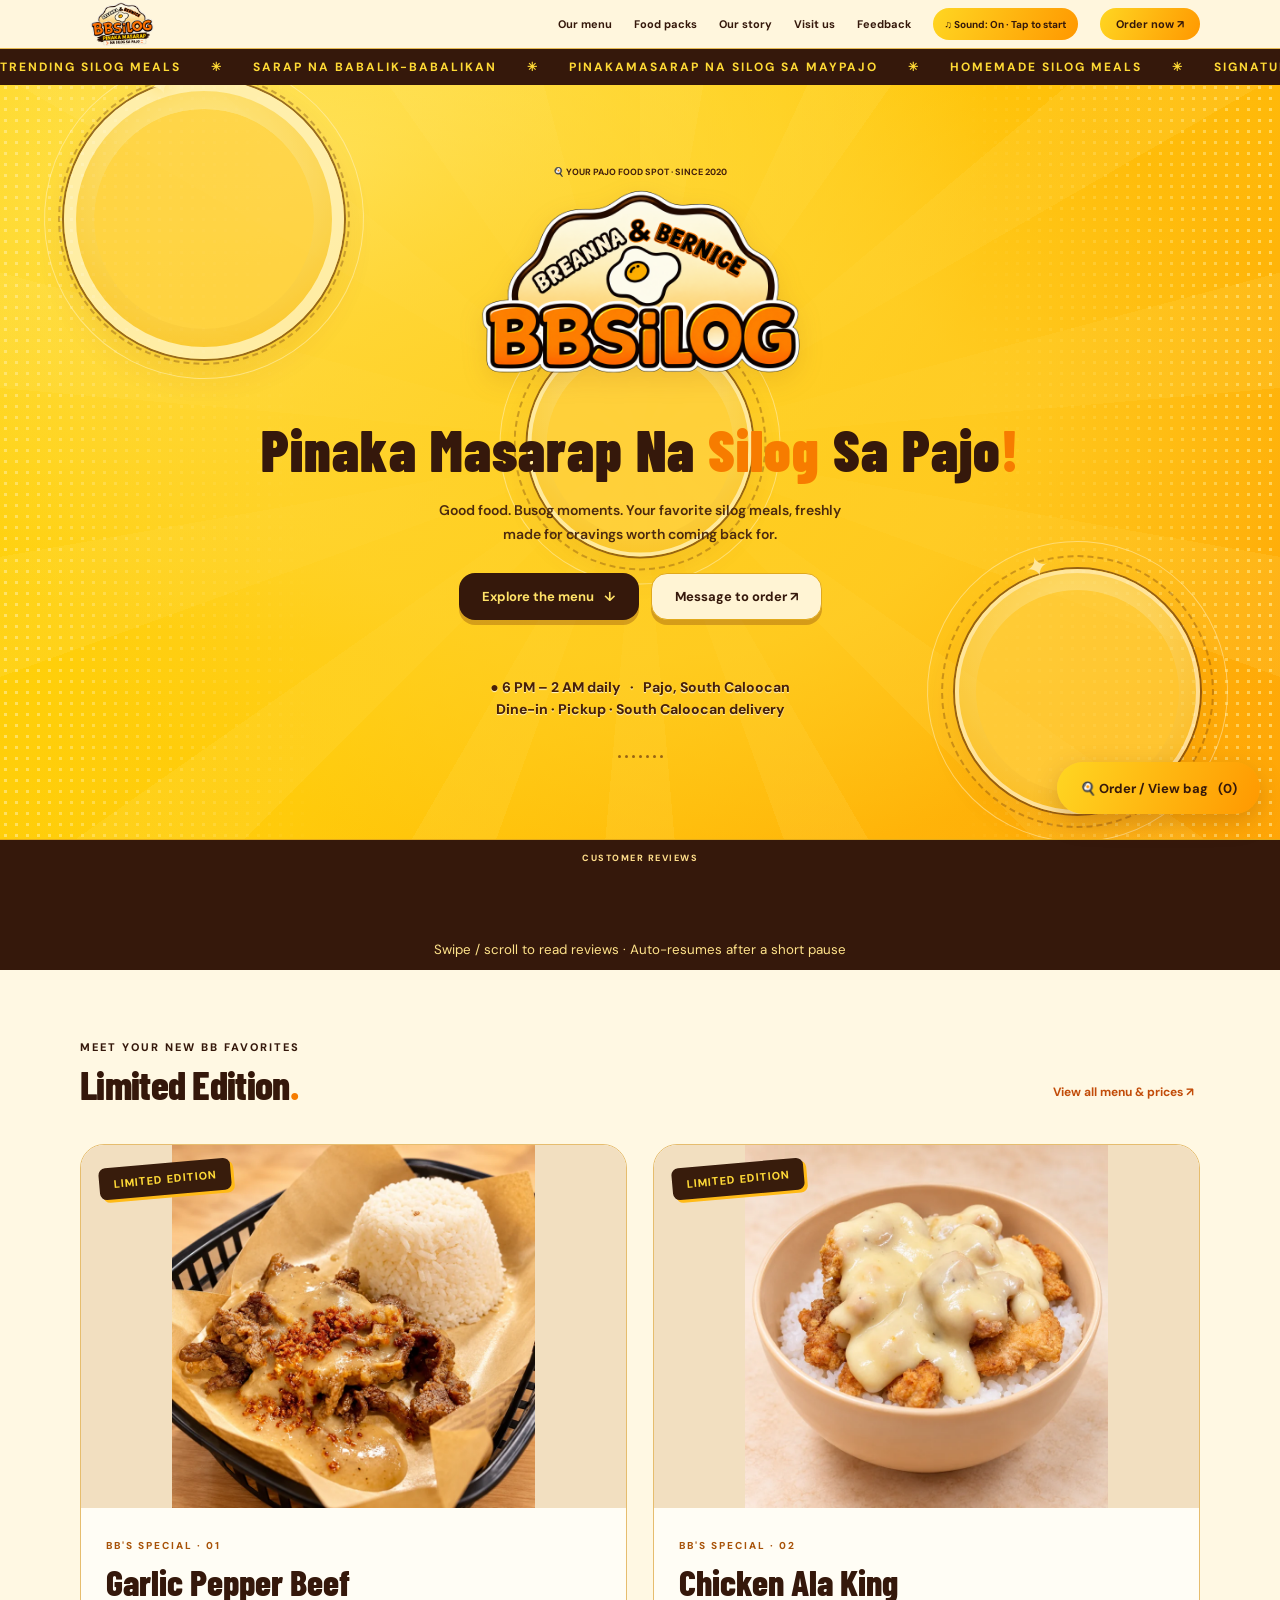
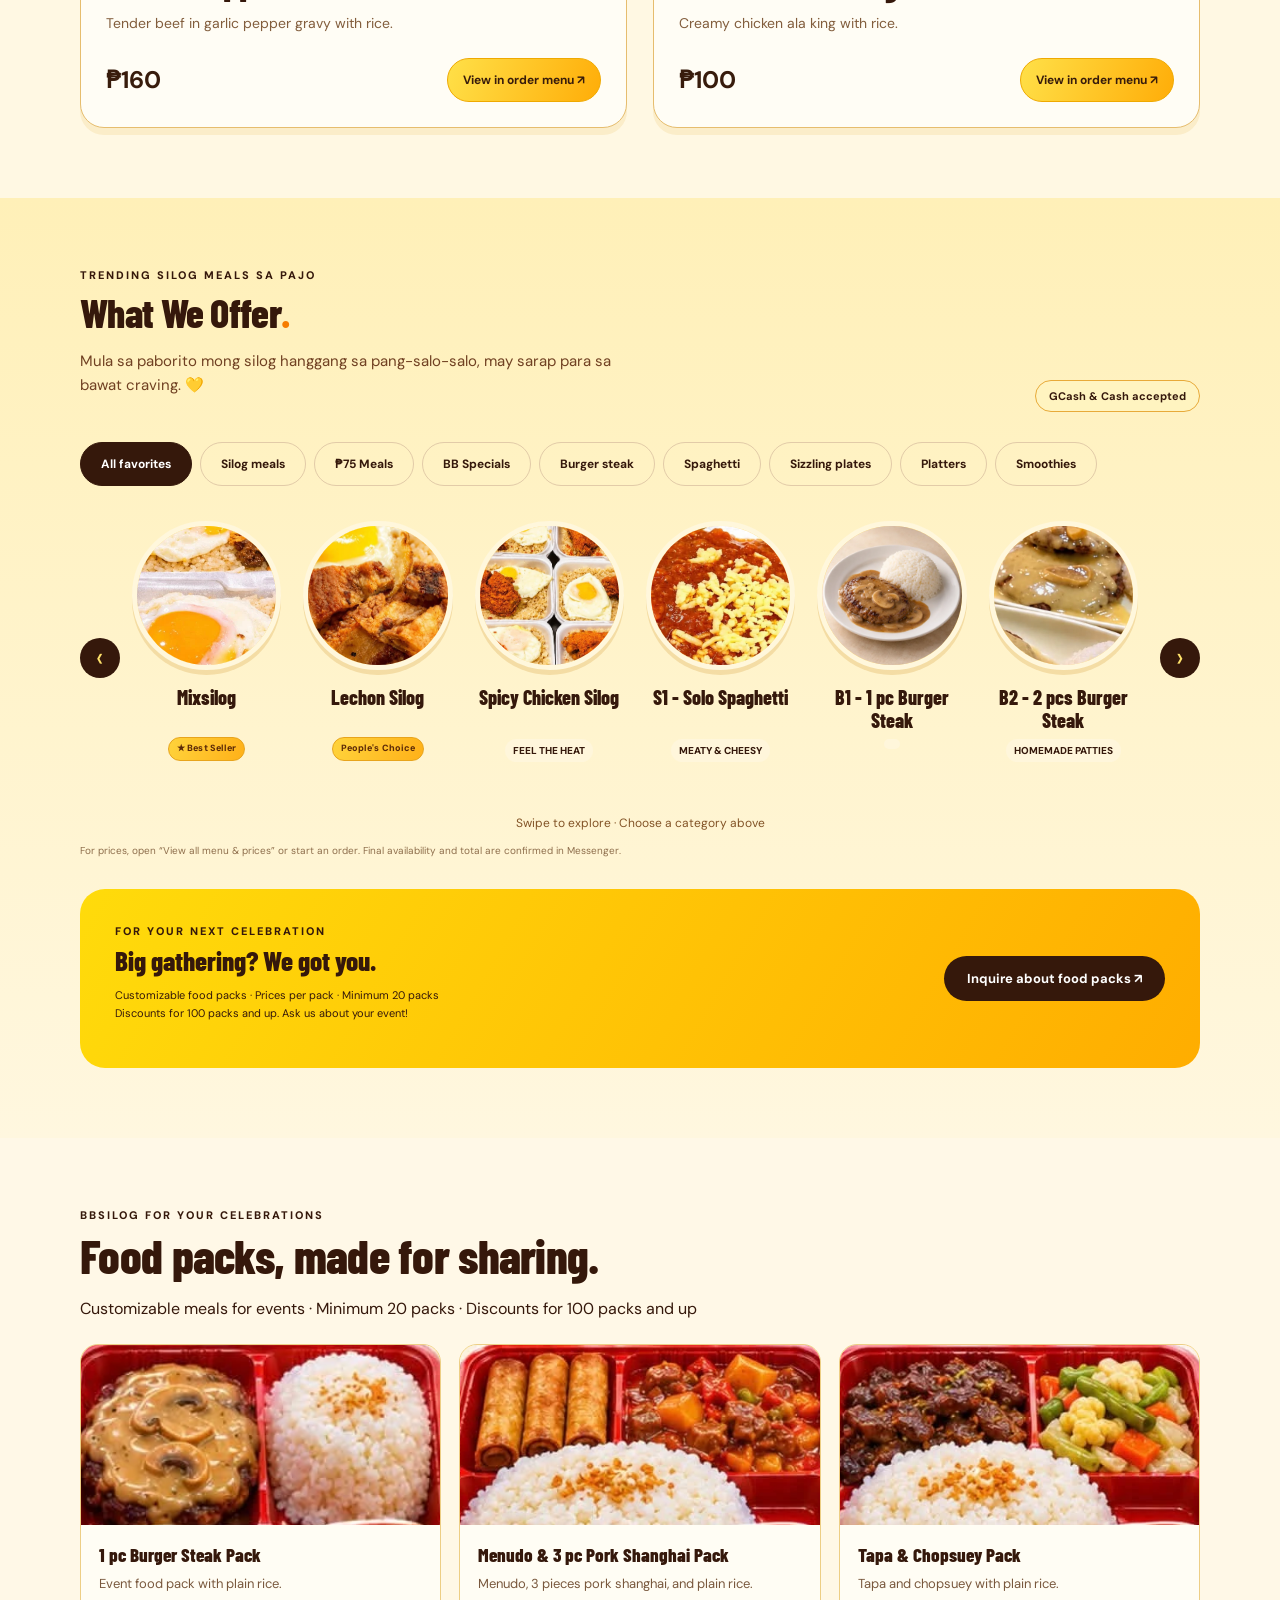
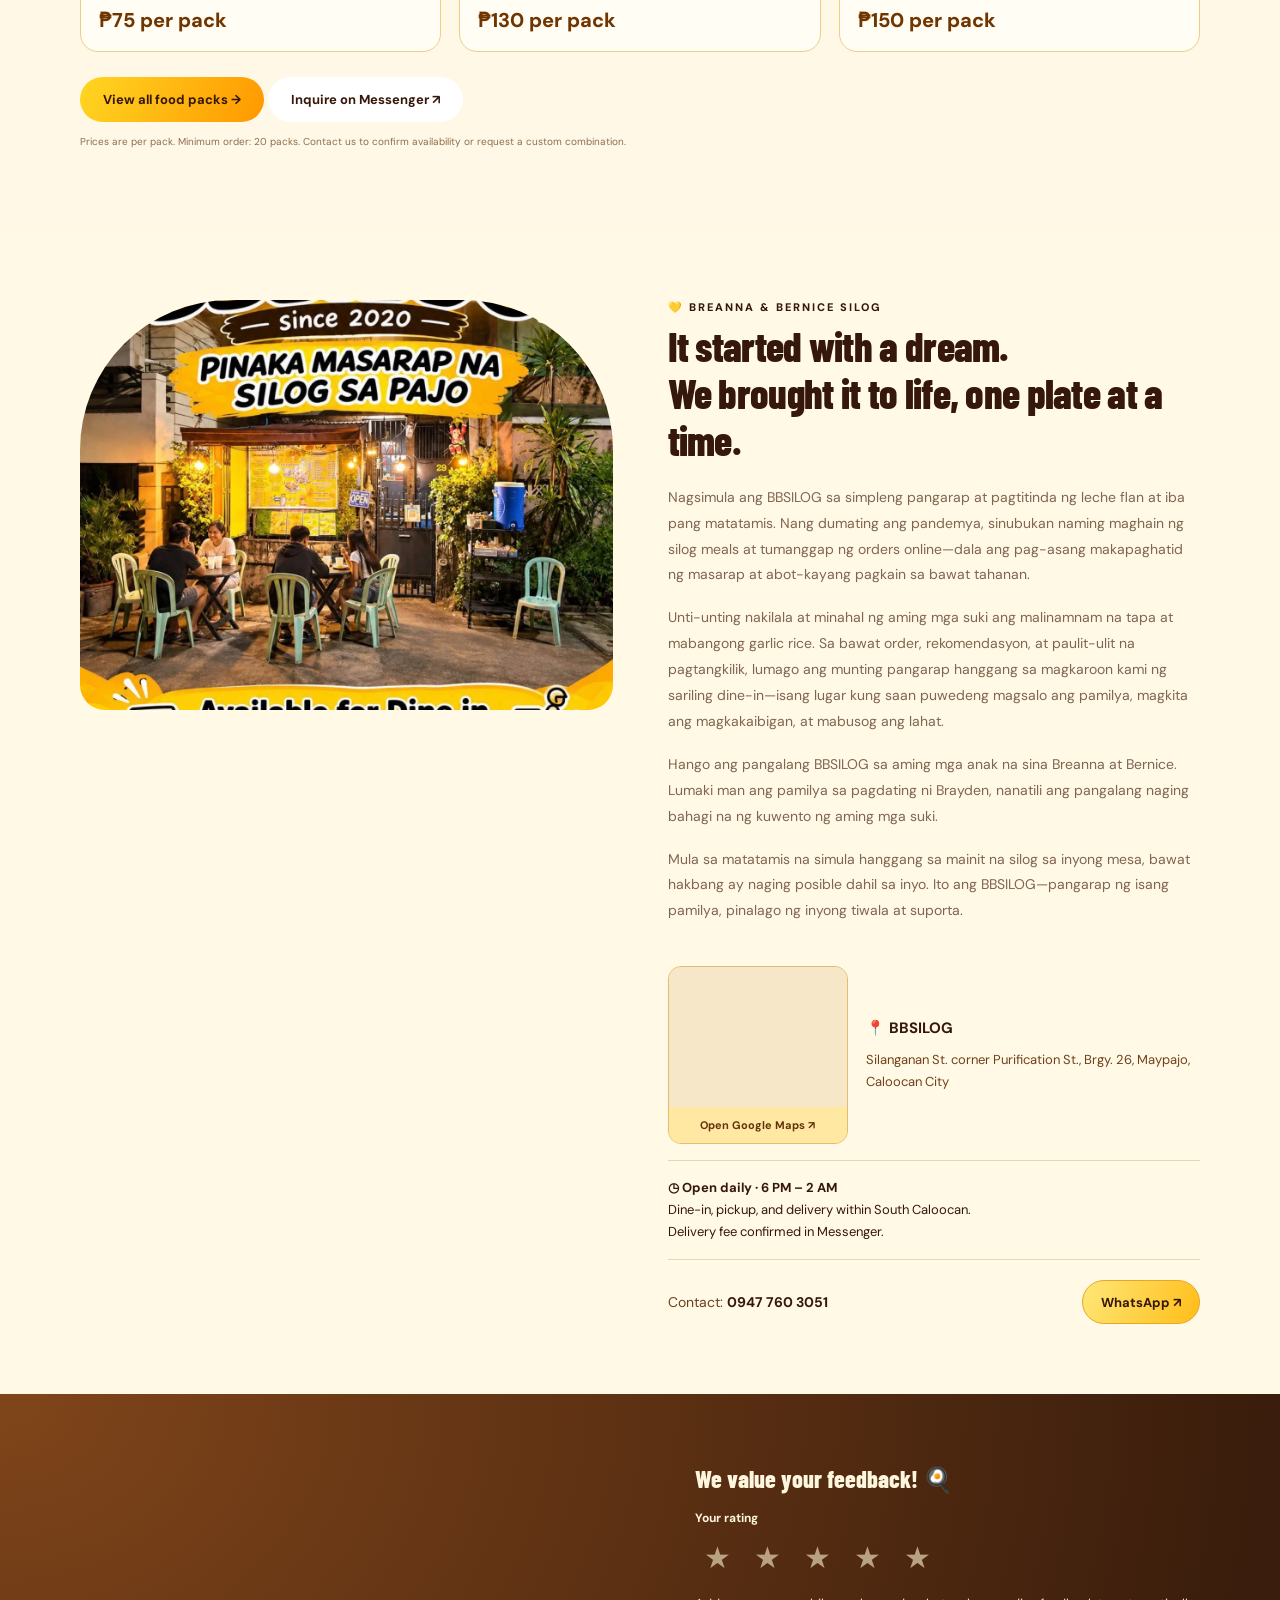
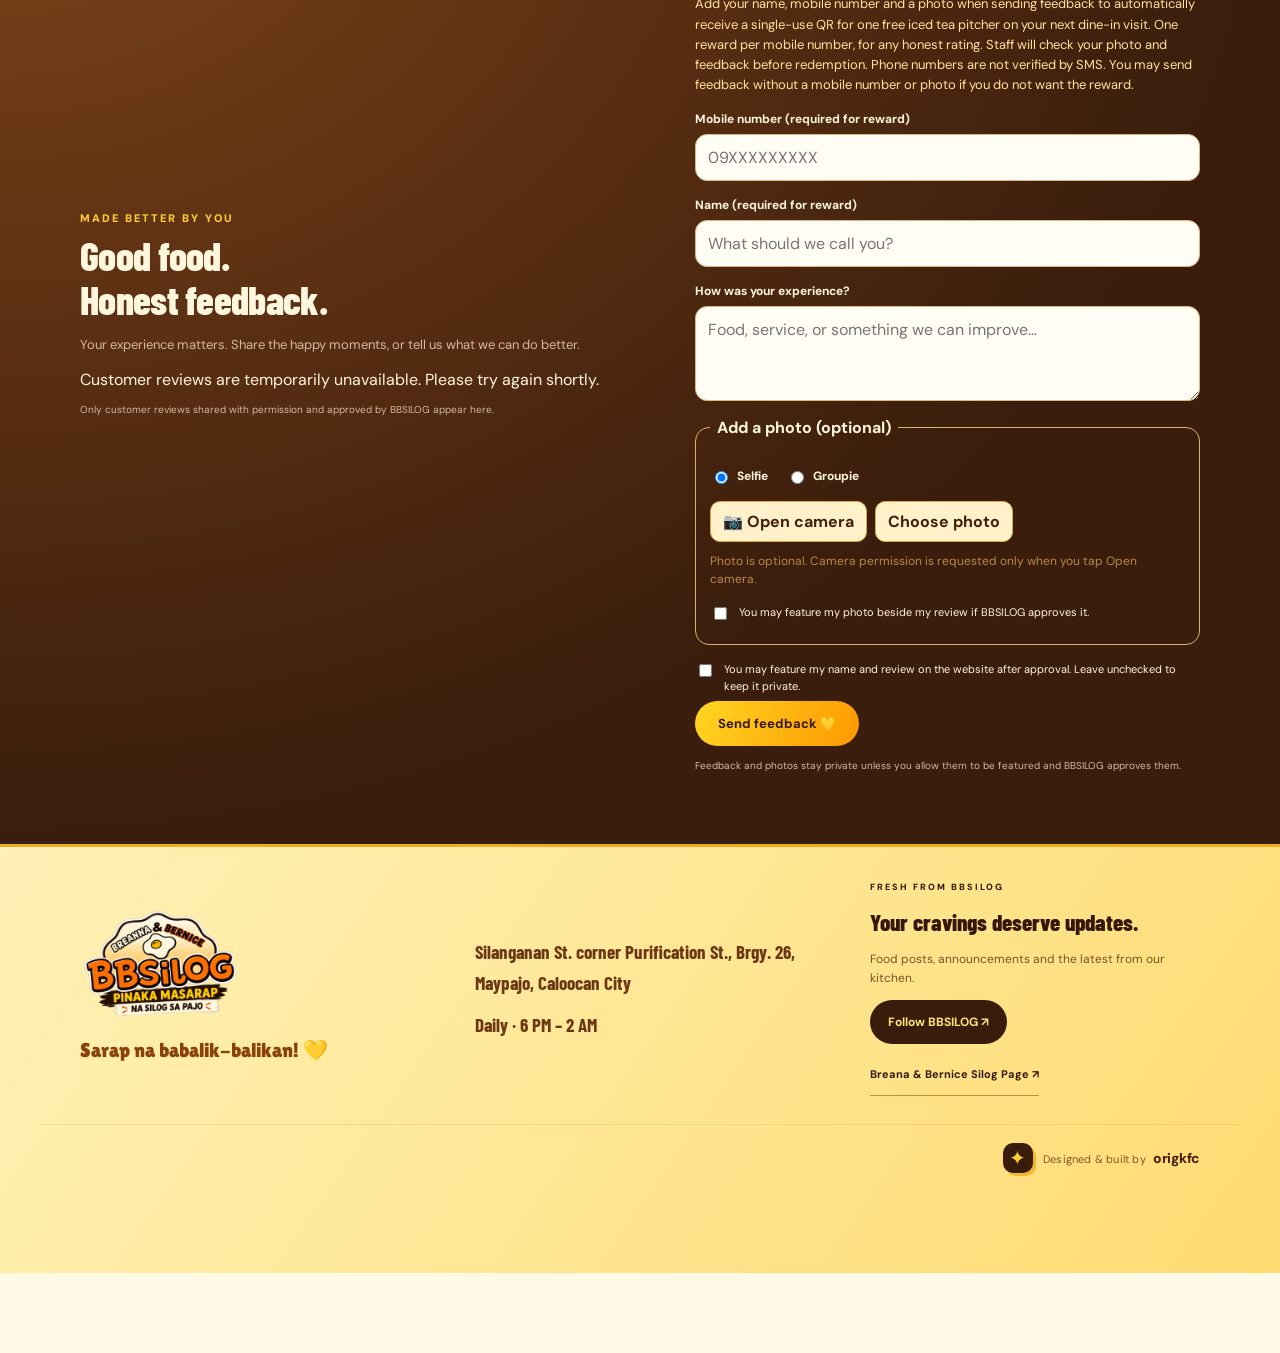
<file: index.html>
<!DOCTYPE html>
<html lang="fil"><head><meta charset="UTF-8"><meta name="viewport" content="width=device-width,initial-scale=1"><title>BBSILOG • Sarap na babalik-balikan</title><style>
@import url('https://fonts.googleapis.com/css2?family=DM+Sans:wght@400;500;600;700&family=Outfit:wght@400;500;600;700;800;900&display=swap');
:root{--ink:#351a0d;--orange:#f9780b;--yellow:#ffce26;--cream:#fffbef}*{box-sizing:border-box}html{scroll-behavior:smooth;scroll-padding-top:95px}body{margin:0;color:var(--ink);background:var(--cream);font-family:'DM Sans',sans-serif}h1,h2,h3,.brand{font-family:Outfit,sans-serif}button,a,input,select,textarea{font:inherit}button,a{ -webkit-tap-highlight-color:transparent}a{color:inherit;text-decoration:none}button{cursor:pointer}button:focus-visible,a:focus-visible,input:focus-visible,select:focus-visible,textarea:focus-visible{outline:3px solid #924300;outline-offset:4px}.notice{background:var(--ink);color:#ffe9a2;text-align:center;font-size:11px;padding:8px;letter-spacing:1.3px}.wrap{max-width:1200px;margin:auto;padding:0 40px}header{position:sticky;top:0;background:#fffbefee;backdrop-filter:blur(20px);z-index:10;border-bottom:1px solid #e9dabc}.nav{height:82px;display:flex;align-items:center;gap:28px}.brand{display:flex;align-items:center;font-size:23px;font-weight:900;letter-spacing:-1px;margin-right:auto}.brand img{width:65px;height:65px;object-fit:contain;margin-right:8px}.nav>a{font-size:13px;font-weight:700}.btn{border:0;border-radius:30px;background:var(--ink);color:white;padding:14px 23px;font-weight:700;font-size:13px;display:inline-flex;align-items:center;justify-content:center;gap:10px;transition:transform .2s,box-shadow .2s}.btn:hover{transform:translateY(-3px);box-shadow:0 8px 20px #6c310226}.btn.light{background:white;color:var(--ink)}.btn.orange{background:linear-gradient(120deg,#ffb300,#ff7617);color:#351a0d}.sound{border:1px solid #dec9a6;background:transparent;border-radius:50%;width:39px;height:39px;flex-shrink:0}.hero{position:relative;overflow:hidden;background:radial-gradient(ellipse at 70% 10%,#ffe998 0,transparent 45%),linear-gradient(115deg,#ffd827,#ffbb20 55%,#ff8917);border-bottom:1px solid #e5ab19}.hero:before{content:'';position:absolute;width:600px;height:600px;border:1px solid #ffffff55;border-radius:50%;right:-120px;top:-250px;box-shadow:0 0 0 55px #ffffff14,0 0 0 110px #ffffff10}.hero-grid{min-height:550px;display:grid;grid-template-columns:1.05fr 1fr;align-items:center;gap:25px;padding-top:48px;padding-bottom:55px;position:relative}.eyebrow{font-size:11px;font-weight:800;letter-spacing:2px;text-transform:uppercase}.pill{display:inline-block;background:#fff4c0;border:1px solid #e8aa39;padding:8px 13px;border-radius:30px;font-size:11px;font-weight:700}.hero h1{font-size:clamp(46px,5.8vw,77px);letter-spacing:-3px;line-height:1.02;margin:22px 0}.hero h1 span{color:#fff9e5;text-shadow:2px 3px 0 #bc5412}.hero p{font-size:15px;line-height:1.7;max-width:360px}.actions{display:flex;gap:12px;margin:26px 0}.small{font-size:11px;line-height:1.6}.hero-art{position:relative;padding:15px 25px}.food-window{width:100%;aspect-ratio:1;border-radius:50%;overflow:hidden;background:#fff6d5;border:12px solid #ffeaa5;box-shadow:0 25px 45px #9e3d1640;animation:float 5s ease-in-out infinite}.food-window img{width:100%;height:100%;object-fit:cover;transform:scale(1.6);object-position:50% 90%}.sticker{position:absolute;background:var(--cream);padding:15px 22px;border-radius:17px;box-shadow:0 9px 20px #79350025;transform:rotate(-9deg);bottom:25px;left:0;font-family:Outfit;font-weight:800;font-size:20px}.sticker small{display:block;font-family:'DM Sans';font-size:10px;text-transform:uppercase;letter-spacing:2px}.price{position:absolute;right:0;top:28px;width:99px;height:99px;border-radius:50%;background:var(--ink);color:#ffdc4d;display:grid;place-content:center;text-align:center;transform:rotate(10deg);font-size:32px;font-weight:900;border:4px solid #fff1ad}.price small{font-size:10px;color:white}.spark{position:absolute;font-size:38px;top:0;left:18px;animation:float 3s infinite}.ticker{background:var(--ink);color:#ffdb53;overflow:hidden;padding:16px;font-size:12px;font-weight:700;letter-spacing:2px;white-space:nowrap;text-align:center}.ticker span{padding:0 25px}section{padding:70px 0}.section-head{display:flex;align-items:end;justify-content:space-between;gap:15px;margin-bottom:30px}h2{font-size:37px;letter-spacing:-1.3px;margin:8px 0;line-height:1.1}.muted{color:#806552;font-size:13px;line-height:1.7}.view{background:none;border:0;color:#c24c09;font-weight:700;font-size:12px}.carousel-shell{position:relative}.carousel{display:flex;overflow-x:auto;scrollbar-width:none;gap:22px;scroll-snap-type:x mandatory;padding:10px 6px 20px}.cat{border:0;min-width:160px;flex:1;background:transparent;text-align:center;color:var(--ink);scroll-snap-align:start}.cat .circle{display:block;width:132px;height:132px;border-radius:50%;overflow:hidden;margin:0 auto 18px;background:#ffeeb6;border:5px solid white;box-shadow:0 7px 0 #f3e7cb;transition:transform .25s}.cat:hover .circle{transform:translateY(-8px) rotate(-4deg)}.circle img{width:100%;height:100%;object-fit:cover;object-position:center 85%;transform:scale(1.5)}.cat b{font-size:13px}.arrow{position:absolute;top:65px;border:0;background:var(--ink);color:white;width:32px;height:32px;border-radius:50%;z-index:2}.arrow.prev{left:-20px}.arrow.next{right:-20px}.menu-section{background:#fff4d9}.filters{display:flex;gap:8px;flex-wrap:wrap;margin:25px 0}.filter{border:1px solid #e2cba8;background:transparent;border-radius:30px;padding:10px 20px;font-size:12px;font-weight:700;color:var(--ink)}.filter.active{background:var(--ink);color:white;border-color:var(--ink)}.grid{display:grid;grid-template-columns:repeat(3,1fr);gap:23px}.card{background:var(--cream);border:1px solid #eadac0;border-radius:23px;overflow:hidden;transition:transform .25s}.card:hover{transform:translateY(-6px)}.card-photo{height:230px;overflow:hidden;position:relative;background:#ffd443}.card-photo img{width:100%;height:100%;object-fit:cover;object-position:center 80%;transition:transform .5s}.card:hover img{transform:scale(1.05)}.badge{position:absolute;top:15px;left:15px;background:var(--cream);padding:7px 10px;border-radius:20px;font-size:10px;font-weight:800}.card-body{padding:21px}.card h3{font-size:22px;margin:0 0 6px}.card-bottom{display:flex;align-items:center;justify-content:space-between;margin-top:20px;font-size:22px;font-weight:800}.plus{width:37px;height:37px;border:0;border-radius:50%;background:linear-gradient(130deg,#ffd436,#ff8c23);font-size:24px}.pack{margin-top:30px;padding:35px;border-radius:25px;background:linear-gradient(110deg,#ffcb2d,#ff9a28);display:flex;align-items:center;justify-content:space-between;gap:20px}.pack h3{font-size:27px;margin:6px 0}.split{display:grid;grid-template-columns:1fr 1fr;gap:55px;align-items:center}.store-img{height:410px;width:100%;object-fit:cover;object-position:center 76%;border-radius:150px 150px 25px 25px}.info-line{padding:16px 0;border-bottom:1px solid #e7d6b6;font-size:13px;line-height:1.7}.info-line b{display:block}.reviews{background:#3b2012;color:#fff6de}.review-grid{display:grid;grid-template-columns:1.1fr 1fr;gap:60px;align-items:center}.review-empty{border:1px dashed #b59a64;border-radius:22px;padding:35px;background:#ffffff05}.stars{font-size:22px;letter-spacing:5px;color:#ffcf39}.review-empty p{line-height:1.8;font-size:14px}.feedback label,.order label{display:block;font-size:12px;font-weight:700;margin:16px 0 7px}.feedback input,.feedback textarea,.order input,.order select,.order textarea{display:block;width:100%;border:1px solid #d8b981;border-radius:12px;padding:12px;background:#fffdf4;color:var(--ink)}.feedback textarea{min-height:95px}.feedback .check{display:flex;align-items:start;gap:9px;font-size:11px;font-weight:400;line-height:1.5}.check input{width:auto}.star-buttons{display:flex;gap:6px}.star-buttons button{background:none;border:0;color:#b9a282;font-size:30px;padding:0 2px}.star-buttons button.selected{color:#ffca27}.updates{display:flex;gap:25px;align-items:center;background:#ffedbb;border-radius:25px;padding:25px}.updates .icon{font-size:45px}footer{padding:35px 0 100px;border-top:1px solid #e9dabc}.footer-inner{display:flex;justify-content:space-between;align-items:center;font-size:12px}.floating{position:fixed;bottom:24px;right:26px;z-index:12;box-shadow:0 8px 25px #6e330a40}.toast{position:fixed;bottom:90px;left:50%;transform:translateX(-50%);padding:14px 24px;background:var(--ink);color:white;border-radius:18px;z-index:40;max-width:90vw;font-size:13px;display:none}.overlay{position:fixed;inset:0;background:#1e0e0799;z-index:30;display:none;align-items:center;justify-content:center;padding:20px;backdrop-filter:blur(7px)}.overlay.open{display:flex}.order{background:var(--cream);border-radius:27px;padding:30px;max-width:490px;width:100%;max-height:90vh;overflow:auto}.dialog-head{display:flex;justify-content:space-between;align-items:center}.close{border:0;background:#f4e4c5;border-radius:50%;width:33px;height:33px;font-size:22px}.order h2{font-size:29px}.line-item{display:flex;align-items:center;justify-content:space-between;gap:10px;padding:13px 0;border-bottom:1px solid #e6d3ae;font-size:12px}.qty{display:flex;align-items:center;gap:10px}.qty button{border:0;border-radius:50%;width:26px;height:26px;background:#ffe29b}.total{display:flex;justify-content:space-between;font-weight:800;margin-top:20px}.order .btn{width:100%;margin-top:16px}.demo-note{font-size:10px;color:#8e6e4c;margin-top:12px;line-height:1.6}.pop-bubble{position:fixed;pointer-events:none;z-index:50;font-size:18px;animation:pop .65s forwards}@keyframes float{50%{transform:translateY(-10px)}}@keyframes pop{to{transform:translateY(-60px) scale(1.8);opacity:0}}@media(max-width:800px){.wrap{padding:0 22px}.nav{height:72px;gap:12px}.nav>a{display:none}.brand{font-size:19px}.brand img{width:48px;height:48px}.nav>.btn{padding:11px 15px;font-size:11px}.hero-grid{grid-template-columns:1fr;gap:20px;padding-top:35px}.hero h1{font-size:56px;letter-spacing:-2px}.hero-art{max-width:400px;width:100%;margin:auto}.hero p{font-size:14px}.grid{grid-template-columns:repeat(2,1fr);gap:13px}.card-photo{height:190px}.card-body{padding:15px}.card h3{font-size:18px}.split,.review-grid{grid-template-columns:1fr;gap:30px}section{padding:50px 0}h2{font-size:31px}.pack{align-items:start;flex-direction:column;padding:25px}.footer-inner{align-items:start;gap:20px;flex-direction:column}.store-img{height:330px}.cat{min-width:135px}.cat .circle{width:115px;height:115px}.floating{bottom:16px;right:16px}.notice{font-size:9px;letter-spacing:.5px}}@media(max-width:420px){.grid{grid-template-columns:1fr}.hero h1{font-size:49px}.card-photo{height:270px}.brand{font-size:17px}.sound{width:33px;height:33px}.nav{gap:7px}.actions .btn{padding:13px 17px}}@media(prefers-reduced-motion:reduce){*,*:before,*:after{animation:none!important;transition:none!important;scroll-behavior:auto!important}}
</style><style>.order{max-width:580px}.panel-meal{display:flex;gap:12px;align-items:center;padding:10px 0;border-bottom:1px solid #ead9b9}.panel-meal img{width:58px;height:58px;object-fit:cover;object-position:center 80%;border-radius:13px}.panel-meal>div{flex:1;font-size:13px}.panel-meal span{display:block;margin-top:5px;color:#9b541e;font-weight:700}.order>.dialog-head{position:sticky;top:-30px;background:var(--cream);padding:12px 0;z-index:1}</style><style>
.food-slideshow{position:relative}.hero-shot{position:absolute;inset:0;background-size:auto 340%;background-repeat:no-repeat;opacity:0;animation:foodCycle 18s infinite}.shot-one{background-image:url('/files/chicken.webp');background-position:50% 68%;opacity:1}.shot-two{background-image:url('/files/spaghetti.webp');background-position:50% 70%;animation-delay:6s}.shot-three{background-image:url('/files/adobo.webp');background-position:50% 75%;animation-delay:12s}.gallery-toggle{position:absolute;bottom:-14px;right:20px;border:1px solid #a96121;background:#fff5d4;border-radius:20px;font-size:10px;color:var(--ink);padding:7px 11px}.gallery-paused .hero-shot{animation-play-state:paused}.ticker{padding:16px 0;text-align:left}.ticker-track{display:flex;width:max-content;animation:tickerRun 30s linear infinite}.ticker-copy{flex-shrink:0;white-space:nowrap}.ticker:hover .ticker-track,.ticker:focus-within .ticker-track{animation-play-state:paused}.review-marquee{overflow:hidden;border-radius:22px}.review-track{display:flex;width:max-content;animation:tickerRun 28s linear infinite}.review-set{display:flex;gap:14px;padding-right:14px}.review-card{width:285px;background:#fff9e9;color:var(--ink);padding:25px;border-radius:20px;line-height:1.7;font-size:13px}.review-card .stars{font-size:17px}.review-card small{display:block;margin-top:13px;color:#8a674e}.review-marquee:hover .review-track,.review-marquee:focus-within .review-track{animation-play-state:paused}.card-photo .meal-crop{width:100%;height:100%;display:block}.panel-meal .meal-crop{width:58px;height:58px;flex-shrink:0;border-radius:13px;overflow:hidden}.card-photo .meal-crop image{transform:none}.meal-crop{background:#fff0c4}@keyframes foodCycle{0%,29%{opacity:1}34%,95%{opacity:0}100%{opacity:1}}@keyframes tickerRun{to{transform:translateX(-50%)}}@media(prefers-reduced-motion:reduce){.hero-shot{animation:none!important;opacity:0}.shot-one{opacity:1}.ticker-track,.review-track{animation:none!important}.ticker,.review-marquee{overflow-x:auto}.review-set[aria-hidden],.ticker-copy[aria-hidden]{display:none}}
</style><style>.review-grid>*{min-width:0}.review-marquee{max-width:100%}.review-card{flex-shrink:0}.coverage-warning{padding:12px;border:1px solid #e5a253;border-radius:12px;background:#ffedc8;color:#703805;font-size:12px;line-height:1.6}</style><style>
.hero-art{padding:28px 0 40px;min-width:0}.photo-marquee{width:100%;aspect-ratio:auto;height:345px;border:8px solid #fff0b3;border-radius:32px;animation:none;background:#fff5d8;box-shadow:0 23px 40px #9e3d1630;position:relative;overflow:hidden}.hero-photo-track{display:flex;width:max-content;height:100%;animation:heroPhotoRun 35s linear infinite}.hero-photo-set{display:flex;gap:16px;padding:18px 16px 18px 0;flex-shrink:0;align-items:center}.hero-photo-card{width:300px;height:285px;flex-shrink:0;background:#fffbed;border:1px solid #ead6ac;border-radius:23px;padding:12px;display:flex;flex-direction:column;justify-content:center;overflow:hidden}.hero-photo-card svg{width:100%;height:215px;display:block;border-radius:15px;background:#fff1cf;flex-shrink:0}.hero-photo-card span{display:block;text-align:center;font:700 15px Outfit,sans-serif;padding:13px 2px 3px}.photo-marquee:hover .hero-photo-track,.photo-marquee:focus-within .hero-photo-track,.gallery-paused .hero-photo-track{animation-play-state:paused}.hero-art .sticker{bottom:12px;left:-12px;z-index:1;font-size:17px}.hero-art .gallery-toggle{bottom:-28px;right:4px}.hero-art .spark{top:-15px;left:15px}@keyframes heroPhotoRun{to{transform:translateX(-50%)}}@media(max-width:800px){.hero-art{max-width:100%;padding-top:20px}.photo-marquee{height:300px}.hero-photo-card{width:260px;height:250px}.hero-photo-card svg{height:185px}.hero-photo-card span{font-size:13px}}@media(prefers-reduced-motion:reduce){.hero-photo-track{animation:none!important}.photo-marquee{overflow-x:auto}.hero-photo-set[aria-hidden]{display:none}}
</style><style>
.hero{isolation:isolate;min-height:calc(100svh - 110px);display:flex;align-items:center;background:#ffc22b}.hero:before{display:none}.hero-background{position:absolute;inset:0;width:100%;max-width:none;padding:0;z-index:-3;pointer-events:none}.hero-background .photo-marquee{width:100%;height:100%;border:0;border-radius:0;box-shadow:none;background:#ffb91d;overflow:hidden}.hero-background .hero-photo-track{height:100%;animation-duration:65s}.hero-background .hero-photo-set{height:100%;padding:0 20px 0 0;gap:20px}.hero-background .hero-photo-card{width:560px;height:100%;padding:0;border:0;border-radius:0;background:#ffc449;display:flex;align-items:center;justify-content:center}.hero-background .hero-photo-card svg{width:100%;height:100%;border-radius:0;background:#ffc449}.hero-background .hero-photo-card span{display:none}.hero-wash{position:absolute;inset:0;z-index:-2;background:linear-gradient(90deg,rgba(255,204,48,.97) 0%,rgba(255,198,39,.92) 29%,rgba(255,183,32,.55) 56%,rgba(255,174,27,.12) 100%)}.hero-grid{display:block;width:100%;padding-top:85px;padding-bottom:85px;min-height:640px}.hero-grid>div{max-width:660px}.hero h1{font-size:clamp(50px,6.3vw,86px);letter-spacing:-3px}.hero p{max-width:390px}.hero-media-controls{display:flex;flex-wrap:wrap;gap:10px;margin-top:24px}.hero-media-controls .btn{font-size:11px;padding:10px 16px;background:#fff8e2e8;border:1px solid #d5a34c;color:var(--ink)}.hero-media-controls .gallery-toggle{position:static}.music-control[aria-pressed=true]{background:var(--ink);color:#ffe793;border-color:var(--ink)}@media(max-width:800px){.hero{min-height:calc(100svh - 100px)}.hero-grid{min-height:620px;padding-top:70px;padding-bottom:65px}.hero-background .hero-photo-card{width:380px}.hero-wash{background:linear-gradient(90deg,#ffcc30ef,#ffc32cdb 50%,#ffb32294)}.hero h1{font-size:58px}}@media(max-width:420px){.hero h1{font-size:49px}.hero-grid{min-height:590px}.hero-media-controls{gap:7px}}@media(prefers-reduced-motion:reduce){.hero-background .hero-photo-track{animation:none!important}.hero-background .photo-marquee{overflow:hidden}}
</style><style>.hero-background{z-index:0;height:100%}.hero-wash{z-index:1}.hero-grid{z-index:2}.hero-background .hero-photo-card svg{min-height:0}.hero-background .photo-marquee{pointer-events:none}</style><style>
.ticker:hover .ticker-track,.ticker:focus-within .ticker-track,.review-marquee:hover .review-track,.review-marquee:focus-within .review-track,.photo-marquee:hover .hero-photo-track,.photo-marquee:focus-within .hero-photo-track{animation-play-state:running}.gallery-paused .hero-photo-track{animation-play-state:paused!important}.hero-media-controls{display:none}.design-picker{position:fixed;bottom:18px;left:50%;transform:translateX(-50%);z-index:25;background:#fffaf0f5;border:1px solid #d4b47a;box-shadow:0 8px 35px #38200d30;border-radius:40px;padding:7px;display:flex;gap:5px;max-width:96vw;backdrop-filter:blur(15px)}.design-picker button{border:0;background:none;border-radius:30px;padding:12px 17px;color:#713a1d;font-size:11px;font-weight:700;white-space:nowrap}.design-picker button.active{background:#351a0d;color:#fff2c7}.hero-background{display:none}.hero{background:linear-gradient(115deg,#ffdc37,#ff9c1c);min-height:660px}.hero-grid{display:grid;grid-template-columns:1.1fr 1fr;gap:30px;align-items:center;min-height:660px;padding-top:65px;padding-bottom:65px}.hero-grid>div{max-width:none}.hero h1{font-size:clamp(54px,5.7vw,79px);line-height:1.02}.hero-wash{display:none}.hero-gallery{height:490px;position:relative;min-width:0}.hero-dish{position:absolute;border-radius:50%;background:#fff4d0;border:10px solid #fff7df;box-shadow:0 24px 45px #87390635;overflow:hidden}.hero-dish svg{width:100%;height:100%;display:block}.hero-dish.main-dish{width:335px;height:335px;top:0;right:0;transform:rotate(8deg);animation:dishFloat 6s ease-in-out infinite}.hero-dish.second-dish{width:235px;height:235px;bottom:0;left:-10px;transform:rotate(-10deg);animation:dishFloat 7s ease-in-out infinite reverse}.hero-note{position:absolute;right:0;bottom:45px;background:#351a0d;color:#ffe261;padding:17px 20px;border-radius:16px;font:800 17px Outfit;transform:rotate(7deg)}.hero-note small{display:block;color:white;font:500 10px 'DM Sans';letter-spacing:1px;margin-bottom:5px}.hero-gallery:before{content:'SARAP NA BABALIK-BALIKAN';position:absolute;left:-15px;top:10px;writing-mode:vertical-rl;font-size:10px;font-weight:700;letter-spacing:3px;color:#9b521e}.hero-variant-label{display:inline-block;color:#b04f0d;font-size:10px;letter-spacing:2px;font-weight:800;margin-top:14px}.design-b .hero{background:#fff7e3}.design-b .hero h1{font-size:clamp(51px,5.3vw,72px)}.design-b .hero h1 span{color:#e96d0c;text-shadow:none}.design-b .hero-gallery{height:470px;border-radius:180px 180px 25px 25px;background:linear-gradient(150deg,#ffcf2b,#ff9b1c);padding:30px;box-shadow:14px 14px 0 #efd9ac}.design-b .hero-dish.main-dish{width:86%;height:300px;top:35px;right:7%;border-radius:25px;transform:none;border:0;box-shadow:none;animation:none}.design-b .hero-dish.second-dish{width:160px;height:160px;bottom:12px;left:18px;border-width:7px;animation:none}.design-b .hero-note{bottom:35px;right:16px;transform:none;background:#fff9e4;color:#351a0d}.design-b .hero-note small{color:#a26935}.design-b .hero-gallery:before{display:none}.design-b .hero .pill{background:white}.design-c .hero{background:#2d170c;color:#fff4d5;min-height:720px}.design-c .hero-grid{display:flex;justify-content:center;text-align:center;min-height:720px;padding:90px 35px;position:relative}.design-c .hero-grid>div:first-child{max-width:780px;position:relative;z-index:3}.design-c .hero h1{font-size:clamp(60px,7vw,98px);letter-spacing:-3px}.design-c .hero h1 br{display:none}.design-c .hero p{margin-left:auto;margin-right:auto;max-width:480px;color:#fff2ce}.design-c .actions{justify-content:center}.design-c .hero .pill{background:#fff3d1e8;color:#45200a}.design-c .hero-gallery{position:absolute;inset:0;height:auto;opacity:.45;z-index:0;pointer-events:none}.design-c .hero-dish.main-dish{width:530px;height:530px;top:-100px;right:-110px;border-width:12px}.design-c .hero-dish.second-dish{width:460px;height:460px;bottom:-130px;left:-100px}.design-c .hero-note,.design-c .hero-gallery:before{display:none}.design-c .hero-wash{display:block;background:radial-gradient(ellipse at center,#2b170beb,#2b170b85 70%,#2b170b30);z-index:1}.design-c .hero .btn{background:#ffc82e;color:#351a0d}.design-c .hero .btn.light{background:#fff5df}.design-c .hero-variant-label{color:#ffdf69}.nav #musicToggle{padding:11px 15px;font-size:11px}@keyframes dishFloat{50%{translate:0 -12px}}@media(max-width:800px){.hero-grid{grid-template-columns:1fr;padding-top:40px;padding-bottom:55px}.hero h1{font-size:57px}.hero-gallery{height:350px;width:100%;max-width:440px;margin:auto}.hero-dish.main-dish{width:260px;height:260px}.hero-dish.second-dish{width:180px;height:180px}.hero-note{font-size:14px;bottom:20px}.hero-gallery:before{left:5px}.design-b .hero-gallery{height:360px;max-width:400px}.design-b .hero-dish.main-dish{height:235px;top:10px}.design-b .hero-dish.second-dish{width:130px;height:130px;bottom:5px}.design-b .hero-note{bottom:15px}.design-c .hero h1{font-size:64px}.design-c .hero-gallery{max-width:none}.design-c .hero-dish.main-dish{width:360px;height:360px}.design-c .hero-dish.second-dish{width:330px;height:330px}.nav{gap:8px}.nav #musicToggle{padding:9px 11px;font-size:10px}.design-picker button{padding:10px 12px;font-size:10px}.design-picker{bottom:12px}.floating{bottom:75px}.hero-variant-label{font-size:9px}}
</style><style>
.design-c .hero{background:radial-gradient(ellipse at 50% 30%,#683615 0%,#351b0e 48%,#211108 100%)}.design-c .hero-grid{min-height:740px;padding-top:110px;padding-bottom:110px}.design-c .hero-gallery{opacity:.82}.design-c .hero-wash{background:radial-gradient(ellipse at center,#29150be8 0%,#29150b99 47%,#29150b10 80%)}.design-c .hero-dish{background:#e8ae43;border-color:#ffcf5f45;box-shadow:0 0 0 16px #f7b42b0a,0 25px 60px #0006;animation:none}.design-c .hero-dish.main-dish{top:-40px;right:-110px;width:570px;height:570px;transform:rotate(10deg)}.design-c .hero-dish.second-dish{bottom:-55px;left:-100px;width:500px;height:500px;transform:rotate(-10deg)}.hero-clip{display:block;width:100%;height:100%;object-fit:cover}.hero h1 span{color:#ffce39!important;text-shadow:none!important}.hero-video-control{margin-top:20px;border:1px solid #ffe6a650;border-radius:20px;padding:9px 15px;color:#ffe6a6;background:#351a0d80;font-size:11px;cursor:pointer}.design-c .hero-grid>div:first-child{max-width:730px}.floating{bottom:24px}.design-picker{display:none}@media(max-width:800px){.design-c .hero-grid{min-height:720px;padding:110px 24px}.design-c .hero-dish.main-dish{width:390px;height:390px;right:-130px;top:-90px}.design-c .hero-dish.second-dish{width:370px;height:370px;left:-140px;bottom:-90px}.design-c .hero-gallery{opacity:.6}.design-c .hero h1{font-size:60px}.design-c .hero-wash{background:radial-gradient(ellipse at center,#29150bed,#29150b77 90%)}}@media(prefers-reduced-motion:reduce){.hero-video-control{display:inline-block}}
</style><style>
:root{--music-beat:0}.design-c .hero-dish{overflow:visible;border:3px solid #ffdb75a6;background:radial-gradient(circle at 50% 35%,#a16a23,#4a260f 72%);box-shadow:0 0 0 9px #ffcd3512,0 0 calc(20px + var(--music-beat)*45px) #ffb82045,0 25px 60px #0006;transform:none!important;scale:calc(1 + var(--music-beat)*.025)}.design-c .hero-dish.main-dish{width:490px;height:490px;right:-55px;top:15px}.design-c .hero-dish.second-dish{width:420px;height:420px;left:-65px;bottom:0}.hero-dish:before{content:'';position:absolute;inset:-18px;border:2px dashed #ffc83c70;border-radius:50%;pointer-events:none;animation:orbitPlate 55s linear infinite}.hero-dish:after{content:'✦';position:absolute;inset:-32px;border:1px solid #ffdb7538;border-radius:50%;color:#ffdb75;font-size:28px;text-align:center;pointer-events:none;rotate:-18deg;text-shadow:0 0 16px #ffce45;scale:calc(1 + var(--music-beat)*.03)}.hero-clip{position:absolute;inset:15%;width:70%;height:70%;border-radius:50%;object-fit:contain;background:#3b210f;box-shadow:0 0 0 1px #ffd66b35;clip-path:circle(50%)}.design-c .hero h1{transform:scale(calc(1 + var(--music-beat)*.016));text-shadow:0 3px 18px #180b08,0 0 calc(var(--music-beat)*28px) #ffd24080;transform-origin:center;position:relative;z-index:2}.design-c .hero-grid>div:first-child{max-width:790px}.design-c .hero-wash{background:radial-gradient(ellipse at center,#29150bf0 0%,#29150b99 46%,#29150b10 86%)}.beat-indicator{display:flex;align-items:center;justify-content:center;gap:4px;margin-top:17px;height:15px;opacity:.65}.beat-indicator i{display:block;width:3px;height:calc(3px + var(--music-beat)*12px);background:#ffd65b;border-radius:3px}.beat-indicator i:nth-child(2n){height:calc(3px + var(--music-beat)*8px)}.beat-indicator i:nth-child(3n){height:calc(3px + var(--music-beat)*5px)}@keyframes orbitPlate{to{rotate:360deg}}@media(max-width:800px){.design-c .hero-dish.main-dish{width:320px;height:320px;right:-105px;top:-25px}.design-c .hero-dish.second-dish{width:300px;height:300px;left:-115px;bottom:-10px}.design-c .hero h1{font-size:58px}}@media(prefers-reduced-motion:reduce){.hero-dish:before{animation:none}.design-c .hero-dish,.design-c .hero h1,.hero-dish:after{scale:1!important;transform:none!important}.design-c .hero h1{text-shadow:0 3px 18px #180b08}.beat-indicator{display:none}}
</style><style>
:root{--beat-sway:0}.design-c .hero h1{transform:translateY(calc(var(--music-beat)*-9px)) rotate(calc(var(--beat-sway)*1.4deg)) scale(calc(1 + var(--music-beat)*.035));will-change:transform}.art-picker{position:fixed;bottom:15px;left:50%;transform:translateX(-50%);display:flex;gap:5px;padding:7px;background:#fff8e9ed;border:1px solid #d1ad6c;border-radius:35px;z-index:25;box-shadow:0 8px 25px #0003;backdrop-filter:blur(15px);max-width:96vw}.art-picker button{padding:11px 16px;border:0;border-radius:30px;font-size:11px;font-weight:700;background:none;white-space:nowrap;color:#613416}.art-picker button.active{background:#3a1d0f;color:#ffe5a8}.floating{bottom:80px}.design-c .hero-grid{min-height:760px}.art-eclipse .hero{background:radial-gradient(ellipse at 50% 43%,#9c4a08,#4b210c 39%,#201008 74%)}.art-eclipse .hero:before{display:block;content:'';position:absolute;z-index:0;left:calc(50% - 270px);top:90px;width:540px;height:540px;border:1px solid #ffc94380;box-shadow:0 0 0 20px #ffc32d08,0 0 0 85px #ffb82b05,0 0 100px #ffac181f;border-radius:50%;scale:calc(1 + var(--music-beat)*.05)}.art-eclipse .hero h1{font-size:clamp(55px,6.7vw,90px)}.art-eclipse .hero-dish.main-dish{width:340px;height:340px;right:-65px;top:5px}.art-eclipse .hero-dish.second-dish{width:310px;height:310px;left:-60px;bottom:5px}.art-eclipse .hero-wash{background:radial-gradient(ellipse at center,#2b140b99 0%,#2b140b44 60%,transparent 90%)}.art-eclipse .hero .pill{border:1px solid #ffca5a;color:#ffdf80;background:#56290c}.art-eclipse .hero-grid{padding-top:125px;padding-bottom:125px}.art-diner .hero{background:#28150f;background-image:linear-gradient(#ffd04708 1px,transparent 1px),linear-gradient(90deg,#ffd04708 1px,transparent 1px);background-size:44px 44px}.art-diner .hero-grid{display:block;text-align:left;padding-top:90px;padding-bottom:90px}.art-diner .hero-grid>div:first-child{max-width:590px;margin:0}.art-diner .hero h1{font-size:clamp(62px,6vw,84px);line-height:1;letter-spacing:-3px;max-width:560px}.art-diner .hero h1 br{display:block}.art-diner .hero h1 span{color:#ffc92d!important}.art-diner .hero p{margin-left:0;max-width:350px}.art-diner .actions{justify-content:flex-start}.art-diner .beat-indicator{justify-content:flex-start}.art-diner .hero-wash{background:linear-gradient(90deg,#28150f 0%,#28150fc0 40%,transparent 70%)}.art-diner .hero-gallery{opacity:1}.art-diner .hero-dish.main-dish{right:35px;top:75px;width:390px;height:270px;border-radius:130px 130px 24px 24px;rotate:7deg}.art-diner .hero-dish.second-dish{left:auto;right:95px;bottom:55px;width:330px;height:250px;border-radius:24px 24px 110px 24px;rotate:-7deg}.art-diner .hero-dish:before,.art-diner .hero-dish:after{border-radius:inherit}.art-diner .hero-clip{inset:9%;width:82%;height:82%;border-radius:inherit;clip-path:none}.art-diner .hero h1{color:#fff1c3;text-shadow:3px 3px 0 #914313,0 0 calc(var(--music-beat)*30px) #ffad3380}.art-ticket .hero{background:linear-gradient(125deg,#f4aa19,#ffcc46 48%,#f78119);color:#391c0c}.art-ticket .hero-wash{display:none}.art-ticket .hero-grid{display:block;text-align:left;padding:70px 40px;min-height:770px}.art-ticket .hero-grid>div:first-child{width:54%;max-width:620px;background:#fff6d8;color:#351a0d;padding:38px 36px;border-radius:10px;box-shadow:12px 16px 0 #79360529;border-top:3px dashed #b7782c;border-bottom:3px dashed #b7782c;position:relative;rotate:-3deg}.art-ticket .hero h1{font-size:clamp(49px,4.8vw,65px);letter-spacing:-2px;text-shadow:none;color:#351a0d}.art-ticket .hero h1 br{display:block}.art-ticket .hero h1 span{color:#ec7414!important}.art-ticket .hero p{color:#765235;margin-left:0;font-size:13px}.art-ticket .actions{justify-content:flex-start;flex-wrap:wrap}.art-ticket .hero .btn{background:#351a0d;color:#ffe6a2}.art-ticket .hero .btn.light{background:#ffd253;color:#351a0d}.art-ticket .beat-indicator{justify-content:flex-start}.art-ticket .hero-gallery{opacity:1}.art-ticket .hero-dish.main-dish{width:390px;height:390px;top:45px;right:15px;border-color:#fff0ae;background:#e99f23}.art-ticket .hero-dish.second-dish{width:280px;height:280px;bottom:15px;right:200px;left:auto;background:#e99f23}.art-ticket .hero-dish:before{border-color:#632b1f70}.art-ticket .hero-dish:after{border-color:#fff2ae;color:#fff2ae}.art-ticket .hero .pill{background:#ffe4a5}.art-ticket .hero-clip{background:#c48115}.art-ticket .hero-grid>div:first-child:after{content:'PAJO ORIGINAL · SINCE 2020';display:block;letter-spacing:3px;font:700 9px 'DM Sans';margin-top:24px;padding-top:15px;border-top:1px dashed #caa46a;color:#986935}@media(max-width:800px){.art-picker button{padding:10px;font-size:10px}.art-eclipse .hero:before{left:calc(50% - 210px);width:420px;height:420px;top:150px}.art-eclipse .hero-dish.main-dish{width:240px;height:240px;right:-100px;top:-25px}.art-eclipse .hero-dish.second-dish{width:230px;height:230px;left:-100px;bottom:-15px}.art-eclipse .hero h1{font-size:59px}.art-diner .hero-grid{padding:55px 25px 340px}.art-diner .hero-grid>div:first-child{max-width:100%}.art-diner .hero h1{font-size:60px}.art-diner .hero-dish.main-dish{top:auto;bottom:45px;width:240px;height:195px;right:-15px}.art-diner .hero-dish.second-dish{width:220px;height:175px;bottom:20px;right:auto;left:-45px}.art-ticket .hero-grid{padding:45px 26px 260px}.art-ticket .hero-grid>div:first-child{width:100%;padding:27px;rotate:-2deg}.art-ticket .hero h1{font-size:49px}.art-ticket .hero-dish.main-dish{width:220px;height:220px;top:auto;bottom:20px;right:-10px}.art-ticket .hero-dish.second-dish{width:180px;height:180px;left:-35px;right:auto;bottom:10px}.art-ticket .hero-grid{min-height:900px}}@media(prefers-reduced-motion:reduce){.design-c .hero h1{transform:none!important;will-change:auto}.art-eclipse .hero:before{scale:1}}
</style><style>
.art-eclipse .hero-gallery{inset:0;opacity:.58;overflow:hidden;pointer-events:none;z-index:0}.art-eclipse .hero-dish.main-dish,.art-eclipse .hero-dish.second-dish{top:0;left:0;right:auto;bottom:auto;width:280px;height:280px;position:absolute;will-change:transform;scale:1;animation:none;transform:translate3d(var(--dvd-x,0px),var(--dvd-y,0px),0)!important}.art-eclipse .hero-dish.second-dish{width:245px;height:245px}.art-eclipse .hero-wash{z-index:1;background:radial-gradient(ellipse at center,#2b140bd9 0%,#2b140b99 45%,#2b140b30 100%);pointer-events:none}.art-eclipse .hero-grid{z-index:2;pointer-events:none}.art-eclipse .hero-grid button,.art-eclipse .hero-grid a{pointer-events:auto}.art-eclipse .hero-dish{border-color:hsl(var(--dvd-hue,42) 88% 66%);box-shadow:0 0 0 9px #ffcd3512,0 0 36px hsl(var(--dvd-hue,42) 90% 56% / .25)}.art-eclipse .hero-dish:before{border-color:hsl(var(--dvd-hue,42) 85% 62% / .6)}@media(max-width:800px){.art-eclipse .hero-dish.main-dish{width:180px;height:180px}.art-eclipse .hero-dish.second-dish{width:160px;height:160px}}@media(prefers-reduced-motion:reduce){.art-eclipse .hero-dish{will-change:auto}}
</style><style>.art-eclipse .hero-dish.third-dish{position:absolute;top:0;left:0;right:auto;bottom:auto;width:225px;height:225px;will-change:transform;scale:1;animation:none;transform:translate3d(var(--dvd-x,0px),var(--dvd-y,0px),0)!important}@media(max-width:800px){.art-eclipse .hero-dish.third-dish{width:145px;height:145px}}</style><style>
html,body{max-width:100%;overflow-x:clip}body{padding-bottom:80px}section{overflow:clip}img,svg,video{max-width:100%}.wrap{width:100%;min-width:0}button,a,input,select,textarea{touch-action:manipulation}.btn,.filter,.view,.plus,.close,.arrow{min-height:44px}.plus,.close,.arrow{min-width:44px}.filters{gap:8px}.card-bottom{gap:10px}.order label{font-size:13px}.order input,.order select,.order textarea,.feedback input,.feedback textarea{font-size:16px}.panel-meal{gap:12px;min-height:82px}.panel-meal>div{min-width:0}.panel-meal .plus{flex-shrink:0}.panel-meal b{overflow-wrap:anywhere}.qty button{min-width:44px;min-height:44px}.qty{gap:8px}.line-item{font-size:13px}.line-item>b{min-width:0;flex:1}.star-buttons button{min-width:44px;min-height:48px}.art-picker{display:none!important}.floating{bottom:max(16px,env(safe-area-inset-bottom));right:20px;min-height:52px}.mobile-nav{display:none}.mobile-nav-toggle{display:none}.section-head{min-width:0}.section-head>*{min-width:0}.review-grid,.split{min-width:0}h2,h3{overflow-wrap:anywhere}
/* One live audio envelope drives the main titles; body copy stays still. */
.hero h1{will-change:transform}.beat-indicator{pointer-events:none}
@media(max-width:800px){html{scroll-padding-top:82px}.wrap{padding-left:20px;padding-right:20px}.nav{height:72px;gap:8px}.nav .brand{font-size:20px;letter-spacing:-.5px}.nav .brand img{width:46px;height:46px;margin-right:5px}.nav #musicToggle{min-height:44px;padding:9px 12px;font-size:11px}.nav>button:last-child{display:none}.nav .mobile-nav-toggle{display:inline-flex;align-items:center;justify-content:center;border:1px solid #d6b888;border-radius:12px;width:44px;height:44px;background:#fff4d7;color:#351a0d;font-size:22px;flex-shrink:0}.mobile-nav.open{display:grid;grid-template-columns:repeat(2,1fr);gap:8px;padding:10px 20px 16px;background:var(--cream);border-top:1px solid #ead8b4}.mobile-nav a{padding:13px 15px;border-radius:12px;background:#fff0c8;font-weight:700;font-size:13px}.mobile-nav a:last-child{grid-column:1/-1;background:#ffc72a}.notice{font-size:9px;line-height:1.5;padding:6px 12px;letter-spacing:0}.design-c.art-eclipse .hero-grid{min-height:630px;padding:75px 20px 65px}.design-c.art-eclipse .hero h1{font-size:clamp(36px,10vw,61px);letter-spacing:-1.6px;line-height:1.07;max-width:100%;margin:22px 0}.design-c .hero .pill{font-size:9px;padding:8px 10px;letter-spacing:.3px}.design-c .hero p{font-size:14px;max-width:330px;line-height:1.7}.design-c .hero .actions{gap:10px;flex-wrap:wrap;margin:24px 0}.design-c .hero .actions .btn{font-size:12px;padding:14px 17px;min-height:48px}.design-c .hero .small{font-size:11px;line-height:1.8}.art-eclipse .hero-gallery{opacity:.4}.art-eclipse .hero-wash{background:radial-gradient(ellipse at center,#2b140bee,#2b140b77)}.art-eclipse .hero-dish.main-dish{width:140px;height:140px}.art-eclipse .hero-dish.second-dish{width:125px;height:125px}.art-eclipse .hero-dish.third-dish{width:115px;height:115px}.hero-dish:before{inset:-10px}.hero-dish:after{inset:-18px;font-size:20px}.art-eclipse .hero:before{width:330px;height:330px;left:calc(50% - 165px);top:140px}section{padding:44px 0}.section-head{align-items:flex-start;gap:12px;flex-wrap:wrap;margin-bottom:22px}h2{font-size:29px;letter-spacing:-.8px}.section-head .pill{font-size:10px}.section-head .view{display:inline-flex;align-items:center}.carousel{gap:12px;padding:5px 0 12px}.cat{min-width:125px;max-width:140px}.cat .circle{width:100px;height:100px;margin-bottom:14px}.cat b{font-size:12px;line-height:1.5}.arrow{top:39px;width:38px;min-width:38px;min-height:38px}.arrow.prev{left:-10px}.arrow.next{right:-10px}.filters{flex-wrap:nowrap;overflow-x:auto;scrollbar-width:none;padding:3px 1px 9px;margin:18px 0}.filter{flex-shrink:0;padding:10px 15px;font-size:12px}.grid{grid-template-columns:repeat(2,minmax(0,1fr));gap:12px}.card{border-radius:17px;min-width:0}.card-photo{height:155px}.card-body{padding:13px}.card h3{font-size:17px;line-height:1.25;letter-spacing:-.3px}.card .muted{font-size:11px;line-height:1.55}.card .badge{font-size:8px;padding:6px 7px;left:7px;top:8px}.card-bottom{font-size:20px;margin-top:14px;flex-wrap:wrap;min-height:44px}.card-bottom .view{font-size:11px;display:inline-flex;align-items:center}.plus{width:44px;height:44px}.pack{padding:23px;gap:14px}.pack h3{font-size:24px}.pack .btn{width:100%}.split,.review-grid{gap:28px;grid-template-columns:minmax(0,1fr)}.store-img{height:290px;border-radius:110px 110px 20px 20px}.feedback{padding-top:10px}.feedback input,.feedback textarea{min-height:48px}.feedback .check{font-size:12px;line-height:1.6;align-items:flex-start}.check input{min-height:22px;width:22px;flex-shrink:0}.feedback>.btn{width:100%;min-height:50px}.updates{padding:21px;align-items:flex-start;gap:15px}.updates .icon{font-size:32px}.updates h3{font-size:22px!important}.review-card{width:260px;padding:22px}.footer-inner{font-size:12px;line-height:1.6;gap:12px}footer{padding-bottom:110px}.floating{left:16px;right:16px;bottom:max(12px,env(safe-area-inset-bottom));min-height:54px;border-radius:17px;justify-content:center;font-size:14px;box-shadow:0 6px 28px #31150850;z-index:20}.overlay{padding:0;align-items:stretch}.order{max-width:none;width:100%;max-height:none;height:100dvh;border-radius:0;padding:20px 20px calc(28px + env(safe-area-inset-bottom));overscroll-behavior:contain;scroll-padding-top:70px}.order>.dialog-head{top:-20px;padding:12px 0;border-bottom:1px solid #e8d6b5;margin-bottom:16px}.order h2{font-size:28px;line-height:1.15}.order .muted{font-size:13px}.order .filters{margin:16px 0 7px}.panel-meal .meal-crop,.panel-meal>img{width:60px;height:60px}.panel-meal>div{font-size:13px}.order .btn{min-height:50px;font-size:14px}.order .demo-note{font-size:11px}.coverage-warning{font-size:13px}.toast{bottom:85px;width:calc(100% - 32px);max-width:400px;text-align:center;font-size:13px}.overlay~.floating{display:none}}
@media(max-width:359px){.wrap{padding-left:15px;padding-right:15px}.nav .brand{font-size:18px}.nav .brand img{width:38px;height:38px}.nav #musicToggle{padding:8px;font-size:10px}.grid{gap:9px}.card-body{padding:10px}.card h3{font-size:15px}.card-photo{height:135px}.design-c .hero .actions{flex-direction:column}.design-c .hero .actions .btn{width:100%}}
@media(min-width:801px) and (max-width:1050px){.nav{gap:16px}.nav>a{font-size:12px}.nav .brand{font-size:21px}.wrap{padding-left:30px;padding-right:30px}.order{max-width:580px}.art-eclipse .hero h1{font-size:70px}.grid{gap:17px}.card-photo{height:210px}}
@media(prefers-reduced-motion:reduce){main h2,main h3{transform:none!important;will-change:auto}}
</style><style>
.art-picker{display:flex!important;max-width:calc(100vw - 32px);overflow-x:auto;scrollbar-width:none;justify-content:flex-start;bottom:16px}.art-picker button{flex-shrink:0}.floating{bottom:82px}.art-neon .hero{background:radial-gradient(ellipse at 80% 45%,#17402b,#0e1c16 45%,#09150f);color:#fff6cf}.art-neon .hero:after{content:'PAJO · LATE NIGHT · SILOG';position:absolute;right:3%;top:25px;color:#dcff87;border:1px solid #daff8b70;border-radius:8px;font-size:10px;letter-spacing:3px;padding:10px 16px;rotate:4deg}.art-neon .hero h1{font-size:clamp(62px,6vw,86px);color:#fff6ca;text-shadow:0 0 calc(10px + var(--music-beat)*28px) #ffd23350,3px 3px 0 #214727}.art-neon .hero h1 span{color:#e7ff8d!important}.art-neon .hero .pill{background:#d9fc8e;color:#172a14;border:0}.art-neon .hero .btn{background:#e4ff92;color:#153017}.art-neon .hero .btn.light{background:transparent;border:1px solid #d8fc8a;color:#e4ff92}.art-neon .hero-wash{background:linear-gradient(90deg,#0d1c16 0%,#0d1c16b0 40%,transparent 72%)}.art-neon .hero-dish.main-dish{right:18px;top:95px;width:390px;height:390px;border-radius:48% 52% 65% 35% / 55% 37% 63% 45%;border:2px solid #dcff8a;rotate:6deg;background:#12281b;box-shadow:0 0 0 16px #d9ff8210,0 0 60px #90e44025}.art-neon .hero-dish.second-dish{right:240px;bottom:35px;width:200px;height:200px;border-radius:50%;border-color:#ffe475;background:#27351b;rotate:-9deg}.art-neon .hero-clip{inset:10%;width:80%;height:80%;border-radius:inherit;clip-path:none;background:#14251a}.art-neon .hero-dish:before{border-color:#d4ff8a90}.art-neon .hero-dish:after{border-color:#d4ff8a50;color:#e2ff99}.art-neon .hero p{color:#c3d1b7}.art-neon .small{color:#d2dcbb}.art-neon .beat-indicator i{background:#d9ff8a}.art-fm .hero{background:#f2e4bd;color:#27160e;background-image:repeating-linear-gradient(0deg,#a46c1b09 0px,#a46c1b09 1px,transparent 1px,transparent 4px)}.art-fm .hero-grid{min-height:750px;padding-top:80px;padding-bottom:80px}.art-fm .hero-grid>div:first-child{background:transparent;border:0;box-shadow:none;rotate:0deg;width:56%;padding:20px 10px;max-width:650px}.art-fm .hero h1{font-size:clamp(57px,5.6vw,77px);line-height:1;letter-spacing:-2.5px;color:#342014}.art-fm .hero h1 span{color:#dc5a22!important}.art-fm .hero h1 br{display:block}.art-fm .hero .pill{background:#342014;color:#ffe9a2;border-radius:6px;letter-spacing:1.5px;font-size:9px}.art-fm .hero-grid>div:first-child:after{content:'BBSILOG FM  /  PAJO ORIGINAL  /  6PM—2AM';border-top:2px solid #392215;letter-spacing:2px;font-size:9px;color:#4d3322}.art-fm .hero .btn{background:#cf4d21;color:#fff7d6;border-radius:8px}.art-fm .hero .btn.light{background:transparent;border:1px solid #4e3424;color:#4e3424}.art-fm .hero p{color:#66503a}.art-fm .hero-dish.main-dish{width:400px;height:400px;right:15px;top:120px;background:repeating-radial-gradient(circle,#2e1a14 0px,#2e1a14 3px,#4d2e20 4px,#2e1a14 6px);border:14px solid #352116;box-shadow:0 25px 30px #54391933;rotate:-12deg}.art-fm .hero-dish.main-dish:before{inset:16px;border:1px solid #f4d79960;animation:orbitPlate 20s linear infinite}.art-fm .hero-dish.main-dish:after{content:'BBSILOG  /  SIDE A';inset:40px;border:1px solid #eabd5766;color:#f9d676;font:700 9px 'DM Sans';letter-spacing:3px;padding-top:12px;rotate:0deg}.art-fm .main-dish .hero-clip{inset:23%;width:54%;height:54%;background:#332016;clip-path:circle(50%);border:8px solid #d59330}.art-fm .hero-dish.second-dish{width:190px;height:190px;right:235px;bottom:45px;background:#cc5225;border:7px solid #fff0be;rotate:12deg}.art-fm .hero-dish.second-dish:before,.art-fm .hero-dish.second-dish:after{display:none}.art-fm .hero-dish.third-dish{display:none}.art-fm .beat-indicator{justify-content:flex-start;height:24px}.art-fm .beat-indicator i{background:#c94c22;width:6px}.art-fiesta .hero{background:#4b0e18;background-image:radial-gradient(circle at 20% 10%,#9c242b,transparent 55%),radial-gradient(circle at 90% 90%,#c65f19,transparent 50%);color:#fff0c1}.art-fiesta .hero:before{border:1px solid #ffdd7133;box-shadow:0 0 0 30px #ffd66a08,0 0 0 60px #ffd66a08;background:repeating-conic-gradient(from 0deg,#ffdb6a05 0 12deg,transparent 12deg 24deg)}.art-fiesta .hero:after{content:'✦   GOOD FOOD. GOOD MOOD.   ✦';position:absolute;top:38px;left:0;right:0;text-align:center;color:#ffcf67;font-size:10px;letter-spacing:5px}.art-fiesta .hero h1{font-size:clamp(60px,7.4vw,100px);letter-spacing:-3px;color:#fff0be;text-shadow:4px 5px 0 #9b281f,0 0 calc(var(--music-beat)*40px) #ffb92d66}.art-fiesta .hero .pill{background:#ffcd49;color:#5c1720;border:0}.art-fiesta .hero-wash{background:radial-gradient(ellipse at center,#5e1420dd 0%,#5e142075 50%,transparent 90%)}.art-fiesta .hero .btn{background:#ffd24d;color:#5d1720;border-radius:14px}.art-fiesta .hero .btn.light{background:#fff2cc;color:#741e23}.art-fiesta .hero-dish{background:#8c2321;border-color:#ffd357;box-shadow:0 0 0 9px #ffdb5610,0 0 35px #ffda4a25}.art-fiesta .hero-dish:before{border:3px dotted #ffd564}.art-fiesta .hero-dish:after{border-color:#ffda7770;color:#ffda77}.art-fiesta .hero-clip{background:#561825}.art-fiesta .hero .small{color:#ffdcab}.art-fiesta .hero p{color:#ffe2ba}
@media(max-width:800px){.art-picker{bottom:78px;width:calc(100vw - 24px);border-radius:18px;left:12px;transform:none;padding:6px}.art-picker button{font-size:10px;padding:10px 12px}.floating{bottom:max(12px,env(safe-area-inset-bottom))}.art-neon .hero-grid{padding:70px 22px 335px}.art-neon .hero h1{font-size:57px}.art-neon .hero:after{top:16px;font-size:8px;padding:7px 10px}.art-neon .hero-dish.main-dish{width:245px;height:245px;top:auto;bottom:45px;right:-15px}.art-neon .hero-dish.second-dish{width:160px;height:160px;right:auto;left:-15px;bottom:70px}.art-fm .hero-grid{padding:50px 22px 300px}.art-fm .hero-grid>div:first-child{width:100%;padding:0;max-width:100%}.art-fm .hero h1{font-size:56px}.art-fm .hero-dish.main-dish{width:260px;height:260px;right:10px;top:auto;bottom:20px}.art-fm .hero-dish.second-dish{width:130px;height:130px;right:auto;left:-5px;bottom:35px}.art-fiesta .hero h1{font-size:57px}.art-fiesta .hero:after{font-size:8px;letter-spacing:3px;top:25px}.art-fiesta .hero-grid{padding-top:85px}.art-picker~*{max-width:100%}}
</style><link rel="stylesheet" href="https://fonts.googleapis.com/css2?family=Lilita+One&family=Barlow+Condensed:wght@600;700;800;900&display=swap"><style>
.nav>a.brand{display:flex;min-width:0}.nav .brand img{flex-shrink:0}:root{--ink:#35180b;--orange:#f67c00;--yellow:#ffcc05;--cream:#fff6db}.brand,h1{font-family:'Lilita One',Outfit,sans-serif}h2,h3{font-family:'Barlow Condensed',Outfit,sans-serif;font-weight:800}.brand{font-weight:400;font-size:26px}body{background:#fff9e5}.design-c.art-eclipse .hero{color:#35180b;background:radial-gradient(ellipse at 25% 15%,#ffe96b 0%,transparent 50%),linear-gradient(125deg,#ffd600 0%,#ffcb05 45%,#ff9d00 100%)}.design-c.art-eclipse .hero:before{display:block;content:'';position:absolute;inset:-70%;left:-70%;top:-70%;width:240%;height:240%;border:0;box-shadow:none;border-radius:0;opacity:.8;background:repeating-conic-gradient(from -25deg at 50% 50%,#fff5a324 0deg 10deg,transparent 10deg 25deg);scale:1;pointer-events:none}.design-c.art-eclipse .hero:after{content:'';position:absolute;inset:0;z-index:0;pointer-events:none;background-image:radial-gradient(#fff7ba99 1.5px,transparent 1.5px);background-size:11px 11px;mask-image:linear-gradient(90deg,#000,transparent 25%,transparent 75%,#000)}.design-c.art-eclipse .hero-wash{background:radial-gradient(ellipse at center,#ffcf24ed 0%,#ffd12bb3 38%,#ffca2730 75%)}.design-c.art-eclipse .hero h1{font-family:'Lilita One',Outfit,sans-serif;font-weight:400;font-size:clamp(54px,6.8vw,92px);letter-spacing:-1px;line-height:1.03;color:#fff4d4;-webkit-text-stroke:1.6px #35180b;paint-order:stroke fill;text-shadow:3px 4px 0 #35180b,0 0 calc(var(--music-beat)*26px) #fff4bb;max-width:850px;margin:23px auto}.design-c.art-eclipse .hero h1 span{color:#f77c00!important;-webkit-text-stroke:2px #35180b;paint-order:stroke fill;text-shadow:3px 4px 0 #35180b}.design-c.art-eclipse .hero p{color:#4c2a0e;font-weight:600;font-size:15px}.design-c.art-eclipse .hero .small{color:#452409;font-weight:700}.design-c.art-eclipse .hero .pill{background:#fff5d9;color:#44200c;border:1px solid #dba624;border-radius:7px;box-shadow:3px 3px 0 #b8731930}.design-c.art-eclipse .hero .btn{background:#35180b;color:#ffe268;border-radius:16px;box-shadow:0 5px 0 #81400c55;font-size:13px}.design-c.art-eclipse .hero .btn.light{background:#fff4d4;color:#35180b;border:1px solid #e1a91c}.art-eclipse .hero-dish{background:radial-gradient(circle at 50% 30%,#fff1b0,#f7b913);border:4px solid #fff6d7;box-shadow:0 0 0 2px #66340c,0 16px 35px #97400025}.art-eclipse .hero-dish:before{border-color:#6a360d80}.art-eclipse .hero-dish:after{border-color:#fff6d7aa;color:#fff6d7}.art-eclipse .hero-clip{background:#ffce40;box-shadow:none}.art-eclipse .hero-gallery{opacity:.68}.beat-indicator i{background:#63300e}header{background:#fff6dcef;border-bottom:1px solid #e5b950}.ticker{background:#35180b;color:#ffdd37}.btn.orange{background:linear-gradient(115deg,#ffd622,#ff9800);color:#35180b}.menu-section{background:linear-gradient(180deg,#fff0b8,#fff7df)}.card{background:#fffbee;border-color:#e8cb87}.filters .active{background:#35180b}.reviews{background:radial-gradient(ellipse at top left,#80451a,#3a1d0c 70%)}.pack{background:linear-gradient(120deg,#ffdb0b,#ffad00)}.updates{background:linear-gradient(125deg,#fff0b0,#ffdc69)}h2{font-size:40px;letter-spacing:-.7px}.card h3{font-size:25px}.art-picker{display:none!important}.floating{bottom:20px}footer{background:#fff4d1}.review-card .stars{color:#e89b00}
@media(max-width:800px){.design-c.art-eclipse .hero h1{font-size:clamp(38px,11.4vw,59px);letter-spacing:-.8px;-webkit-text-stroke:1px #35180b;text-shadow:2px 3px 0 #35180b}.design-c.art-eclipse .hero h1 span{-webkit-text-stroke:1.2px #35180b;text-shadow:2px 3px 0 #35180b}.design-c.art-eclipse .hero-grid{min-height:620px;padding-top:75px;padding-bottom:65px}.design-c.art-eclipse .hero p{font-size:13px}.design-c.art-eclipse .hero .actions .btn{font-size:12px}.art-eclipse .hero-gallery{opacity:.5}.design-c.art-eclipse .hero-wash{background:radial-gradient(ellipse at center,#ffcf24f5,#ffd12bc0 45%,#ffca2777)}h2{font-size:32px}.card h3{font-size:21px}.nav .brand{font-size:22px}.floating{bottom:max(12px,env(safe-area-inset-bottom))}.nav .brand img{width:44px;height:44px}.card .muted{font-size:11px}}
</style><style>
.nav .brand img{width:130px;height:76px;object-fit:contain;margin:0}.nav .brand{letter-spacing:0}.hero-brand-mark{width:300px;max-width:80%;height:auto;display:block;margin:0 auto 10px;position:relative;z-index:2;filter:drop-shadow(0 8px 12px #8c460b22)}.design-c.art-eclipse .hero h1{font-size:clamp(32px,3.7vw,51px);max-width:730px;margin:14px auto;letter-spacing:-.5px}.design-c.art-eclipse .hero-grid{min-height:790px;padding-top:55px;padding-bottom:65px}.design-c.art-eclipse .hero .pill{font-size:9px}.design-c.art-eclipse .hero p{font-size:14px;margin-top:15px}.look-picker{position:fixed;left:50%;bottom:15px;transform:translateX(-50%);z-index:26;display:flex;gap:5px;max-width:calc(100vw - 28px);overflow-x:auto;scrollbar-width:none;background:#fff8e5f5;border:1px solid #d8ac45;padding:7px;border-radius:30px;box-shadow:0 8px 26px #6b370b2b;backdrop-filter:blur(12px)}.look-picker button{flex-shrink:0;border:0;background:none;color:#65320c;padding:12px 15px;font-size:11px;font-weight:700;border-radius:25px;min-height:44px}.look-picker button.active{background:#35180b;color:#ffdf59}.floating{bottom:84px}.look-poster .hero-brand-mark{width:360px}.look-poster .hero-grid>div:first-child{max-width:790px}.look-poster .hero h1{font-family:'Barlow Condensed',sans-serif!important;text-transform:uppercase;font-weight:900!important;-webkit-text-stroke:0!important;color:#35180b!important;text-shadow:none!important;letter-spacing:1px!important}.look-poster .hero h1 span{-webkit-text-stroke:0!important;text-shadow:none!important;color:#8e3700!important}.look-poster .hero p{max-width:420px}.look-sunrise.design-c.art-eclipse .hero{background:linear-gradient(115deg,#fff9e7,#fff0ba 65%,#ffe68b)}.look-sunrise .hero:before{opacity:.25}.look-sunrise .hero:after{opacity:.3}.look-sunrise.design-c.art-eclipse .hero-wash{background:linear-gradient(90deg,#fff7e4f5 0%,#fff4d4ed 40%,#ffe9a744 72%)}.look-sunrise.design-c.art-eclipse .hero-grid{display:block;text-align:left;padding-top:65px;padding-bottom:65px}.look-sunrise .hero-grid>div:first-child{max-width:570px;margin:0}.look-sunrise .hero-brand-mark{width:320px;margin:15px 0}.look-sunrise.design-c.art-eclipse .hero h1{font-family:'Barlow Condensed',sans-serif;font-weight:900;font-size:58px;color:#35180b;-webkit-text-stroke:0;text-shadow:none;max-width:540px;margin:14px 0}.look-sunrise .hero h1 br{display:block!important}.look-sunrise .hero h1 span{-webkit-text-stroke:0!important;text-shadow:none!important;color:#ec8500!important}.look-sunrise .hero p{margin-left:0}.look-sunrise .actions,.look-sunrise .beat-indicator{justify-content:flex-start}.look-sunrise .hero-gallery{opacity:1}.look-sunrise .hero-dish.main-dish{left:auto!important;right:35px!important;top:70px!important;transform:none!important;width:340px!important;height:340px!important}.look-sunrise .hero-dish.second-dish{left:auto!important;right:220px!important;top:auto!important;bottom:70px!important;transform:none!important;width:230px!important;height:230px!important}.look-sunrise .hero-dish.third-dish{display:none}.look-sunrise .hero-dish{background:#ffce32}.look-street.design-c.art-eclipse .hero{background:#ffb900;background-image:linear-gradient(135deg,transparent 72%,#f4860038 72%),repeating-linear-gradient(-15deg,#ffe46c12 0px,#ffe46c12 3px,transparent 3px,transparent 24px)}.look-street .hero:before,.look-street .hero:after{display:none!important}.look-street.design-c.art-eclipse .hero-wash{background:linear-gradient(90deg,#ffb900f5,#ffb900c9 45%,transparent)}.look-street.design-c.art-eclipse .hero-grid{display:block;text-align:left;padding-top:70px;padding-bottom:70px}.look-street .hero-grid>div:first-child{max-width:640px;margin:0}.look-street .hero-brand-mark{width:380px;margin:10px 0;rotate:-5deg}.look-street.design-c.art-eclipse .hero h1{font-size:49px;color:#fff3d0;background:#35180b;clip-path:polygon(2% 3%,98% 0,100% 92%,0 100%);padding:16px 25px;margin:16px 0;rotate:-3deg;-webkit-text-stroke:0;text-shadow:none;text-align:left}.look-street .hero h1 span{-webkit-text-stroke:0!important;text-shadow:none!important;color:#ffcf25!important}.look-street .hero p{margin-left:0;max-width:360px}.look-street .actions,.look-street .beat-indicator{justify-content:flex-start}.look-street .hero-gallery{opacity:.95}.look-street .hero-dish.main-dish{width:330px!important;height:330px!important;left:auto!important;right:15px!important;top:35px!important;transform:none!important;rotate:12deg}.look-street .hero-dish.second-dish{width:250px!important;height:250px!important;left:auto!important;right:100px!important;top:auto!important;bottom:35px!important;transform:none!important;rotate:-12deg}.look-street .hero-dish.third-dish{display:none}.look-street .hero-dish:before{border:3px dashed #7b350c}.look-ticket.design-c.art-eclipse .hero{background:linear-gradient(135deg,#ffd41d,#f78d00)}.look-ticket .hero:before{opacity:.3}.look-ticket.design-c.art-eclipse .hero-wash{background:transparent}.look-ticket.design-c.art-eclipse .hero-grid{padding:50px 35px}.look-ticket .hero-grid>div:first-child{width:640px;max-width:90%;padding:38px 45px;background:#fff7df;border-top:3px dashed #a55f13;border-bottom:3px dashed #a55f13;border-radius:10px;box-shadow:14px 18px 0 #ab4b0a25;rotate:-2deg}.look-ticket .hero-brand-mark{width:290px}.look-ticket.design-c.art-eclipse .hero h1{font-size:39px;color:#35180b;-webkit-text-stroke:0;text-shadow:none}.look-ticket .hero h1 span{-webkit-text-stroke:0!important;text-shadow:none!important;color:#dc7500!important}.look-ticket .hero .pill{border-radius:0!important;border:0!important;background:#ffdc74!important}.look-ticket .hero-gallery{opacity:.8}.look-ticket .hero-grid>div:first-child:after{content:'PAJO ORIGINAL · GOOD FOOD, GOOD MOOD';display:block;margin-top:22px;padding-top:15px;border-top:1px dashed #ba872a;font-size:9px;letter-spacing:2px;color:#9d681a}.look-orbit.design-c.art-eclipse .hero{background:radial-gradient(ellipse at 50% 48%,#ffe57a,#ffc500 53%,#ff9c00)}.look-orbit .hero-brand-mark{width:340px;filter:drop-shadow(0 8px 0 #ae5e1422)}.look-orbit .hero:before{opacity:.75}.look-orbit .hero-gallery{opacity:.65}.look-orbit .hero-dish{border-color:#fff7d0!important}.look-orbit.design-c.art-eclipse .hero h1{font-size:42px;color:#fff8df}.look-orbit .hero .pill{border-radius:30px!important}
@media(max-width:800px){.nav .brand img{width:120px;height:64px}.look-picker{left:12px;transform:none;width:calc(100vw - 24px);bottom:78px;border-radius:17px;padding:5px}.look-picker button{padding:10px 12px;font-size:10px}.floating{bottom:max(12px,env(safe-area-inset-bottom))}.hero-brand-mark{max-width:90%}.design-c.art-eclipse .hero-grid{padding-top:45px;padding-bottom:60px;min-height:720px}.look-poster .hero-brand-mark{width:290px}.design-c.art-eclipse .hero h1{font-size:34px;line-height:1.08;letter-spacing:0}.look-poster .hero h1{font-size:32px!important}.design-c.art-eclipse .hero p{font-size:13px}.look-sunrise.design-c.art-eclipse .hero-grid,.look-street.design-c.art-eclipse .hero-grid{padding:45px 22px 320px}.look-sunrise .hero-brand-mark,.look-street .hero-brand-mark{width:270px;max-width:92%;margin:15px auto}.look-sunrise.design-c.art-eclipse .hero h1{font-size:42px;text-align:center}.look-sunrise .hero h1 br{display:none!important}.look-sunrise .hero p,.look-street .hero p{margin-left:auto;margin-right:auto;text-align:center}.look-sunrise .hero .pill,.look-street .hero .pill{display:table;margin:auto}.look-sunrise .actions,.look-street .actions,.look-sunrise .beat-indicator,.look-street .beat-indicator{justify-content:center}.look-sunrise .small,.look-street .small{text-align:center}.look-sunrise .hero-dish.main-dish,.look-street .hero-dish.main-dish{width:210px!important;height:210px!important;top:auto!important;bottom:45px!important;right:-15px!important}.look-sunrise .hero-dish.second-dish,.look-street .hero-dish.second-dish{width:165px!important;height:165px!important;right:auto!important;left:-10px!important;bottom:45px!important}.look-street.design-c.art-eclipse .hero h1{font-size:35px;padding:14px 17px;text-align:center}.look-ticket.design-c.art-eclipse .hero-grid{padding:45px 20px 65px}.look-ticket .hero-grid>div:first-child{padding:28px 17px;max-width:100%;width:100%}.look-ticket .hero-brand-mark{width:255px}.look-ticket.design-c.art-eclipse .hero h1{font-size:30px}.look-ticket .hero .actions{flex-direction:column}.look-ticket .hero .actions .btn{width:100%}.look-orbit .hero-brand-mark{width:285px}.look-orbit.design-c.art-eclipse .hero h1{font-size:33px}.look-ticket .hero-gallery{opacity:.35}}
</style><style>
.nav{height:66px;gap:24px}.nav .brand img{width:108px;height:60px}.nav>a{font-size:12px}.nav>.btn{min-height:40px;padding:11px 19px;font-size:12px}.nav #musicToggle{min-height:38px;padding:10px 13px;font-size:10px}.motion-picker{position:fixed;left:50%;bottom:15px;transform:translateX(-50%);z-index:26;display:flex;gap:5px;padding:7px;max-width:calc(100vw - 30px);overflow-x:auto;scrollbar-width:none;background:#fff8e4f5;border:1px solid #d4a83b;border-radius:30px;box-shadow:0 8px 25px #6b370b30;backdrop-filter:blur(12px)}.motion-picker button{flex-shrink:0;border:0;border-radius:24px;background:none;color:#6b350e;font-weight:700;font-size:11px;padding:12px 15px;min-height:44px}.motion-picker button.active{background:#35180b;color:#ffdd4c}.floating{bottom:86px}.motion-picker button:hover{background:#ffe9a4}.motion-picker button.active:hover{background:#35180b}.design-c.art-eclipse .hero-grid{min-height:770px;padding-top:50px;padding-bottom:65px}.hero-brand-mark{width:310px!important;max-width:85%;transform:translateY(calc(var(--music-beat)*-5px));transition:width .5s}.motion-solar .hero:before{animation:sunRayTurn 90s linear infinite}.motion-solar.design-c.art-eclipse .hero{background:radial-gradient(circle at 50% 42%,#fff2a2,#ffd616 47%,#ffa400)}.motion-solar .hero-brand-mark{filter:drop-shadow(0 0 35px #fff1aa)}.motion-solar .hero-dish:after{border:2px solid #fff8d0}.motion-infinity.design-c.art-eclipse .hero{background:linear-gradient(125deg,#fff1a8,#ffc800 45%,#ff9e00)}.motion-infinity .hero:before{background:repeating-conic-gradient(from 15deg,#fff4a633 0 6deg,transparent 6deg 30deg)}.motion-infinity .hero h1{letter-spacing:1px!important}.motion-carousel .hero-brand-mark{rotate:-4deg}.motion-carousel .hero-dish:before{border:3px dotted #a9581480}.motion-carousel.design-c.art-eclipse .hero{background:radial-gradient(ellipse at 50% 70%,#ffe37b,#ffc000 55%,#ff9b05)}.motion-waves.design-c.art-eclipse .hero{background:repeating-radial-gradient(ellipse at 0% 100%,#ffca19 0 65px,#ffda3d 65px 130px,#ffd029 130px 195px)}.motion-waves .hero:before{display:none!important}.motion-waves .hero-brand-mark{rotate:3deg}.motion-helix.design-c.art-eclipse .hero{background:linear-gradient(105deg,#ffdc4c,#fff0a4 47%,#ffc615 74%,#ffaf00)}.motion-helix .hero:before{background:repeating-linear-gradient(25deg,#fff5be22 0 2px,transparent 2px 55px)}.motion-triangle .hero:before{background:conic-gradient(from 30deg,#fff4b244 0 33%,transparent 33% 66%,#ffb00033 66%);animation:sunRayTurn 65s linear infinite}.motion-triangle .hero-brand-mark{rotate:-3deg}.motion-comet.design-c.art-eclipse .hero{background:radial-gradient(ellipse at 10% 20%,#fff4ac,#ffd229 38%,#ff9c00 100%)}.motion-comet .hero-dish{box-shadow:-32px 15px 0 #ffefb022,-60px 26px 0 #fff0b010,0 0 30px #fff4a060}.motion-comet .hero:before{background:repeating-linear-gradient(-35deg,transparent 0 70px,#fff5b922 70px 73px,transparent 73px 145px)}.motion-bubbles .hero-dish{border:5px solid #fff8ddc0;background:radial-gradient(circle at 25% 20%,#fff7cf,#ffcd34 70%);box-shadow:inset 0 0 30px #fff9dd80,0 12px 28px #a9571722}.motion-bubbles .hero-dish:before{border:1px solid #fff9dfa0;inset:-9px}.motion-bubbles .hero:before{background:radial-gradient(circle at 20% 30%,#fff4af44 0 9%,transparent 9%),radial-gradient(circle at 80% 60%,#fff4af44 0 12%,transparent 12%)}.motion-rings .hero:before{inset:0;top:0;left:0;width:100%;height:100%;background:repeating-radial-gradient(circle at center,#fff0a422 0 2px,transparent 2px 55px);scale:calc(1 + var(--music-beat)*.04)}.motion-rings .hero-dish:after{inset:-25px;border:3px solid #fff8c777;scale:calc(1 + var(--music-beat)*.09)}.motion-rings .hero-brand-mark{filter:drop-shadow(0 0 calc(10px + var(--music-beat)*35px) #fff6a5)}@keyframes sunRayTurn{to{rotate:360deg}}
@media(max-width:800px){.nav{height:62px;gap:7px}.nav .brand img{width:108px;height:58px}.nav #musicToggle{min-height:42px;padding:9px 10px}.nav .mobile-nav-toggle{width:42px;height:42px}.design-c.art-eclipse .hero-grid{min-height:700px;padding-top:45px;padding-bottom:55px}.hero-brand-mark{width:270px!important}.motion-picker{left:12px;transform:none;bottom:78px;width:calc(100vw - 24px);padding:5px;border-radius:17px}.motion-picker button{font-size:10px;padding:10px 13px}.floating{bottom:max(12px,env(safe-area-inset-bottom))}.design-c.art-eclipse .hero h1{font-size:32px}.motion-comet .hero-dish{box-shadow:-15px 8px 0 #ffefb022,-30px 16px 0 #fff0b010}.design-c.art-eclipse .hero-grid>div:first-child{width:100%}}
@media(prefers-reduced-motion:reduce){.hero:before{animation:none!important}.hero-brand-mark{transform:none;transition:none}}
</style><style>
/* Every selection changes the composition, not just the animation path. */
.design-c.art-eclipse.new-layout .hero{isolation:isolate;min-height:700px}.design-c.art-eclipse.new-layout .hero:before,.design-c.art-eclipse.new-layout .hero:after{display:none}.design-c.art-eclipse.new-layout .hero-grid{min-height:700px;padding:65px 40px;display:block;text-align:left;position:relative;z-index:2}.design-c.art-eclipse.new-layout .hero-grid>div:first-child{max-width:600px;margin:0}.design-c.art-eclipse.new-layout .hero .hero-brand-mark{width:260px!important;max-width:85%;margin:15px 0;filter:none;rotate:0deg}.design-c.art-eclipse.new-layout .hero h1{font-family:'Barlow Condensed',sans-serif;font-weight:900;font-size:64px;line-height:.98;letter-spacing:-1px;margin:20px 0;color:#35180b;-webkit-text-stroke:0;text-shadow:none;max-width:590px;text-transform:uppercase}.design-c.art-eclipse.new-layout .hero h1 span{color:#e97900!important;-webkit-text-stroke:0;text-shadow:none}.design-c.art-eclipse.new-layout .hero p{font-size:14px;max-width:390px;margin-left:0;color:#6b4320;font-weight:400}.design-c.art-eclipse.new-layout .actions{justify-content:flex-start}.design-c.art-eclipse.new-layout .beat-indicator{justify-content:flex-start}.design-c.art-eclipse.new-layout .hero-gallery{opacity:1;overflow:visible;inset:0;pointer-events:none}.design-c.art-eclipse.new-layout .hero-dish{transform:none!important;animation:none!important;scale:calc(1 + var(--music-beat)*.015);left:auto;bottom:auto;background:#ffce43;box-shadow:0 15px 40px #74330720;border:5px solid #fff7db}.design-c.art-eclipse.new-layout .hero-dish:before,.design-c.art-eclipse.new-layout .hero-dish:after{display:none}.design-c.art-eclipse.new-layout .hero-dish.main-dish{width:380px;height:380px;top:70px;right:35px}.design-c.art-eclipse.new-layout .hero-dish.second-dish{width:230px;height:230px;top:auto;bottom:40px;right:245px}.design-c.art-eclipse.new-layout .hero-dish.third-dish{display:none}.design-c.art-eclipse.new-layout .hero-clip{inset:10%;width:80%;height:80%;border-radius:inherit;object-fit:contain;clip-path:none;background:transparent}.design-c.art-eclipse.new-layout .hero-wash{display:none}.design-c.art-eclipse.new-layout .hero .pill{border:0;box-shadow:none;border-radius:8px;font-size:9px;letter-spacing:1px}.design-c.art-eclipse.new-layout .hero .btn{border-radius:10px;box-shadow:none}.design-c.art-eclipse.new-layout .hero .small{font-size:11px}.new-layout .motion-picker{border-radius:18px}
/* 01: a classic cream diner, large left-aligned editorial headline. */
.design-c.art-eclipse.layout-dvd .hero{background:#fff4d5;border-bottom:12px solid #ffbe18}.design-c.art-eclipse.layout-dvd .hero h1{font-size:79px;max-width:520px}.layout-dvd .hero h1 br{display:block!important}.design-c.art-eclipse.layout-dvd .hero .hero-brand-mark{width:200px!important}.design-c.art-eclipse.layout-dvd .hero-dish.main-dish{background:#ffc61e;border-radius:50%;width:390px;height:390px;top:95px;right:20px}.design-c.art-eclipse.layout-dvd .hero-dish.second-dish{border-radius:50%;right:230px;bottom:30px}.layout-dvd .hero-grid>div:first-child{border-left:4px solid #ffb300;padding-left:25px}
/* 02: huge central brand on a vivid orange billboard, video strip at the foot. */
.design-c.art-eclipse.layout-solar .hero{background:linear-gradient(110deg,#ff8d00,#ffb300);min-height:860px}.design-c.art-eclipse.layout-solar .hero-grid{text-align:center;min-height:860px;padding-top:40px;padding-bottom:245px}.design-c.art-eclipse.layout-solar .hero-grid>div:first-child{margin:auto;max-width:1000px}.design-c.art-eclipse.layout-solar .hero .hero-brand-mark{width:430px!important;margin:10px auto}.design-c.art-eclipse.layout-solar .hero h1{font-family:'Lilita One',sans-serif;max-width:none;margin:10px auto;font-size:48px}.design-c.art-eclipse.layout-solar .hero p{margin:auto;max-width:500px}.layout-solar .actions,.layout-solar .beat-indicator{justify-content:center!important}.design-c.art-eclipse.layout-solar .hero-dish{height:170px!important;width:29%!important;top:auto!important;bottom:26px!important;border:3px solid #fff1bd;border-radius:20px;background:#ffd74d}.design-c.art-eclipse.layout-solar .main-dish{left:4%!important;right:auto!important}.design-c.art-eclipse.layout-solar .second-dish{left:35.5%!important;right:auto!important}.design-c.art-eclipse.layout-solar .third-dish{display:block;left:67%!important;right:auto!important}.layout-solar .hero h1 span{color:#fff4ce!important}
/* 03: asymmetric magazine cover: white column, large rounded feature window. */
.design-c.art-eclipse.layout-infinity .hero{background:linear-gradient(90deg,#fffbef 0 57%,#ffcf23 57%)}.design-c.art-eclipse.layout-infinity .hero-grid{padding-top:55px;padding-bottom:70px}.design-c.art-eclipse.layout-infinity .hero .hero-brand-mark{width:170px!important}.design-c.art-eclipse.layout-infinity .hero h1{font-family:Outfit,sans-serif;font-size:68px;line-height:1.04;text-transform:none;letter-spacing:-3px;max-width:520px}.design-c.art-eclipse.layout-infinity .hero h1 span{background:#ffca24;color:#35180b!important;padding:0 8px}.design-c.art-eclipse.layout-infinity .hero-dish.main-dish{border:0;border-radius:170px 170px 25px 25px;background:#ffb700;width:370px;height:490px;right:25px;top:90px}.design-c.art-eclipse.layout-infinity .hero-dish.second-dish{width:155px;height:155px;background:#fff9e6;right:310px;bottom:25px;border-radius:50%;rotate:-12deg}.layout-infinity .hero-grid>div:first-child{max-width:540px!important}
/* 04: long event ticket, with a vertical brand stamp and perforated edge. */
.design-c.art-eclipse.layout-carousel .hero{background:#d98112;background-image:repeating-linear-gradient(-35deg,#d98112 0 35px,#e9982033 35px 70px)}.design-c.art-eclipse.layout-carousel .hero-grid{padding:60px 60px;min-height:760px}.design-c.art-eclipse.layout-carousel .hero-grid>div:first-child{background:#fff4d4;border-radius:12px;padding:35px 45px;max-width:650px;width:62%;border-right:3px dashed #af7525;box-shadow:18px 20px 0 #78340433;rotate:-2deg}.design-c.art-eclipse.layout-carousel .hero .hero-brand-mark{width:225px!important}.design-c.art-eclipse.layout-carousel .hero h1{font-size:48px;max-width:510px}.design-c.art-eclipse.layout-carousel .hero-dish.main-dish{width:280px;height:350px;right:35px;top:120px;border-radius:20px;background:#ffe171;rotate:8deg}.design-c.art-eclipse.layout-carousel .hero-dish.second-dish{width:180px;height:180px;right:180px;bottom:35px;border-radius:50%}.layout-carousel .hero .pill{background:#ffda74!important}
/* 05: sunset stage: dark brown floor, warm central light, videos at the wings. */
.design-c.art-eclipse.layout-waves .hero{background:radial-gradient(ellipse at 50% 0%,#c26a1c,#4b240f 55%,#261309);color:#fff0c6}.design-c.art-eclipse.layout-waves .hero-grid{text-align:center;padding-top:60px;padding-bottom:80px;min-height:760px}.design-c.art-eclipse.layout-waves .hero-grid>div:first-child{max-width:720px;margin:auto}.design-c.art-eclipse.layout-waves .hero .hero-brand-mark{width:310px!important;margin:auto}.design-c.art-eclipse.layout-waves .hero h1{color:#fff3cd;font-size:67px;text-shadow:3px 3px 0 #1c0e07;margin:20px auto}.design-c.art-eclipse.layout-waves .hero h1 span{color:#ffc92f!important}.design-c.art-eclipse.layout-waves .hero p,.design-c.art-eclipse.layout-waves .hero .small{color:#e7cda1;margin-left:auto;margin-right:auto}.layout-waves .actions,.layout-waves .beat-indicator{justify-content:center!important}.design-c.art-eclipse.layout-waves .hero-dish.main-dish{width:240px;height:300px;right:-85px;top:120px;border-radius:120px 120px 15px 15px;background:#bd6c1a;rotate:12deg;opacity:.6}.design-c.art-eclipse.layout-waves .hero-dish.second-dish{width:210px;height:270px;left:-70px;right:auto;bottom:65px;border-radius:110px 110px 15px 15px;background:#bd6c1a;rotate:-12deg;opacity:.6}.layout-waves .hero .btn{background:#ffd02a!important;color:#35180b!important}.layout-waves .hero .btn.light{background:#fff2cc!important}.layout-waves .beat-indicator i{background:#ffdc61}
/* 06: graphic studio layout: outlined typography, circular record-like videos. */
.design-c.art-eclipse.layout-helix .hero{background:#ffdf55;background-image:linear-gradient(#48220b10 1px,transparent 1px),linear-gradient(90deg,#48220b10 1px,transparent 1px);background-size:60px 60px}.design-c.art-eclipse.layout-helix .hero-grid{padding-top:70px}.design-c.art-eclipse.layout-helix .hero h1{font-family:'Lilita One',sans-serif;font-weight:400;font-size:68px;max-width:590px;color:#fff1c0;-webkit-text-stroke:1px #48200b;text-shadow:3px 3px 0 #48200b}.design-c.art-eclipse.layout-helix .hero h1 span{color:#f38600!important;-webkit-text-stroke:1px #48200b;text-shadow:3px 3px 0 #48200b}.design-c.art-eclipse.layout-helix .hero .hero-brand-mark{width:180px!important}.design-c.art-eclipse.layout-helix .hero-dish.main-dish{width:350px;height:350px;right:25px;top:90px;background:repeating-radial-gradient(circle,#4b240d 0 4px,#623311 4px 6px);border:15px solid #381b09}.design-c.art-eclipse.layout-helix .hero-dish.second-dish{width:220px;height:220px;right:235px;bottom:30px;background:#ff9f00;border:10px solid #fff4cf}.layout-helix .hero-clip{inset:18%!important;width:64%!important;height:64%!important}
/* 07: torn street poster: cream word blocks, orange field, tilted food cards. */
.design-c.art-eclipse.layout-triangle .hero{background:#f87905;background-image:repeating-linear-gradient(95deg,transparent 0 115px,#fff2a414 115px 117px)}.design-c.art-eclipse.layout-triangle .hero-grid{padding-top:50px;padding-bottom:70px}.design-c.art-eclipse.layout-triangle .hero .hero-brand-mark{width:250px!important;rotate:-5deg}.design-c.art-eclipse.layout-triangle .hero h1{font-family:'Barlow Condensed',sans-serif;font-size:66px;max-width:630px;background:#fff4cf;padding:16px 25px;clip-path:polygon(2% 0,100% 3%,98% 97%,0 100%);rotate:-3deg}.design-c.art-eclipse.layout-triangle .hero p,.design-c.art-eclipse.layout-triangle .hero .small{color:#57250c}.design-c.art-eclipse.layout-triangle .hero-dish.main-dish{width:280px;height:310px;top:60px;right:20px;border-radius:10px;background:#fff3cb;rotate:9deg}.design-c.art-eclipse.layout-triangle .hero-dish.second-dish{width:230px;height:250px;right:150px;bottom:25px;border-radius:10px;background:#fff3cb;rotate:-9deg}
/* 08: restrained clean counter, small branding, oversized whitespace and arch. */
.design-c.art-eclipse.layout-comet .hero{background:#fffdf4}.design-c.art-eclipse.layout-comet .hero-grid{padding:90px 55px;min-height:730px}.design-c.art-eclipse.layout-comet .hero .hero-brand-mark{width:170px!important}.design-c.art-eclipse.layout-comet .hero h1{font-family:Outfit,sans-serif;font-size:64px;line-height:1.08;letter-spacing:-3px;text-transform:none;max-width:520px}.design-c.art-eclipse.layout-comet .hero h1 span{color:#b85308!important}.design-c.art-eclipse.layout-comet .hero-dish.main-dish{width:350px;height:450px;right:35px;top:95px;border:0;border-radius:180px 180px 10px 10px;background:#ffdd5a}.design-c.art-eclipse.layout-comet .hero-dish.second-dish{display:none}.design-c.art-eclipse.layout-comet .hero .pill{background:#fff2bf;border:1px solid #e7d28f;border-radius:30px}.design-c.art-eclipse.layout-comet .hero .btn{border-radius:30px}.design-c.art-eclipse.layout-comet .hero p{color:#8b7157}
/* 09: playful fiesta window, scalloped frame and bright concentric bands. */
.design-c.art-eclipse.layout-bubbles .hero{background:#ffce1c;background-image:repeating-radial-gradient(ellipse at 100% 100%,#ffce1c 0 80px,#ffb80a 80px 160px,#ffda3d 160px 240px)}.design-c.art-eclipse.layout-bubbles .hero-grid{text-align:center;min-height:820px;padding-top:45px;padding-bottom:65px}.design-c.art-eclipse.layout-bubbles .hero-grid>div:first-child{background:#fff5d8;border-radius:150px 150px 30px 30px;max-width:660px;padding:40px 35px;margin:auto;border:5px solid #fff9e7;box-shadow:0 0 0 12px #fba10c70}.design-c.art-eclipse.layout-bubbles .hero .hero-brand-mark{width:285px!important;margin:auto}.design-c.art-eclipse.layout-bubbles .hero h1{font-family:'Lilita One',sans-serif;font-weight:400;font-size:44px;margin:22px auto}.design-c.art-eclipse.layout-bubbles .hero p{margin:auto}.layout-bubbles .actions,.layout-bubbles .beat-indicator{justify-content:center!important}.design-c.art-eclipse.layout-bubbles .hero-dish.main-dish{width:195px;height:195px;right:-55px;top:70px;border-radius:50%;rotate:15deg}.design-c.art-eclipse.layout-bubbles .hero-dish.second-dish{width:175px;height:175px;left:-55px;right:auto;bottom:70px;border-radius:50%;rotate:-15deg}
/* 10: split black-gold luxury food cover, oversized video frame and quiet type. */
.design-c.art-eclipse.layout-rings .hero{background:linear-gradient(90deg,#291509 0 58%,#f4bc2d 58%);color:#ffebba}.design-c.art-eclipse.layout-rings .hero-grid{padding:70px 45px;min-height:760px}.design-c.art-eclipse.layout-rings .hero .hero-brand-mark{width:220px!important}.design-c.art-eclipse.layout-rings .hero h1{font-family:'Barlow Condensed',sans-serif;font-size:78px;letter-spacing:0;color:#fff3d3;max-width:570px}.design-c.art-eclipse.layout-rings .hero h1 span{color:#ffcc3f!important}.design-c.art-eclipse.layout-rings .hero p,.design-c.art-eclipse.layout-rings .hero .small{color:#dbc18d}.design-c.art-eclipse.layout-rings .hero .btn{background:#ffd243;color:#341d0c}.design-c.art-eclipse.layout-rings .hero .btn.light{background:#fff3d1}.design-c.art-eclipse.layout-rings .hero-dish.main-dish{width:350px;height:470px;right:30px;top:100px;background:#47280c;border-radius:170px 170px 15px 15px;border:3px solid #fff0b2}.design-c.art-eclipse.layout-rings .hero-dish.second-dish{width:170px;height:170px;right:295px;bottom:45px;background:#eda719;border-radius:50%;border:6px solid #fff0b5}
@media(max-width:800px){.design-c.art-eclipse.new-layout .hero-grid{padding:40px 22px 300px;min-height:920px;text-align:left}.design-c.art-eclipse.new-layout .hero-grid>div:first-child{max-width:100%;width:100%;padding-left:0}.design-c.art-eclipse.new-layout .hero .hero-brand-mark{width:220px!important;margin:15px 0}.design-c.art-eclipse.new-layout .hero h1{font-size:47px!important;letter-spacing:-1px;max-width:100%}.design-c.art-eclipse.new-layout .hero p{font-size:13px;max-width:100%}.design-c.art-eclipse.new-layout .hero .actions{flex-wrap:wrap;justify-content:flex-start}.design-c.art-eclipse.new-layout .hero .actions .btn{font-size:12px;padding:13px 15px}.design-c.art-eclipse.new-layout .hero-dish.main-dish{top:auto!important;bottom:40px!important;right:8px!important;left:auto!important;width:220px!important;height:240px!important}.design-c.art-eclipse.new-layout .hero-dish.second-dish{top:auto!important;bottom:30px!important;right:auto!important;left:-15px!important;width:145px!important;height:160px!important}.layout-dvd .hero-grid>div:first-child{border:0}.design-c.art-eclipse.layout-dvd .hero h1{font-size:56px!important}.design-c.art-eclipse.layout-solar .hero-grid{padding:35px 20px 235px;text-align:center;min-height:900px}.design-c.art-eclipse.layout-solar .hero .hero-brand-mark{width:285px!important;margin:auto}.design-c.art-eclipse.layout-solar .hero h1{font-size:39px!important}.design-c.art-eclipse.layout-solar .actions{justify-content:center}.design-c.art-eclipse.layout-solar .hero-dish{height:125px!important;width:29%!important;bottom:55px!important;border-radius:12px}.design-c.art-eclipse.layout-solar .hero-dish.main-dish{left:4%!important;right:auto!important}.design-c.art-eclipse.layout-solar .hero-dish.second-dish{left:35.5%!important;right:auto!important}.design-c.art-eclipse.layout-solar .hero-dish.third-dish{left:67%!important;right:auto!important}.design-c.art-eclipse.layout-infinity .hero{background:linear-gradient(180deg,#fffbef 0 68%,#ffcf23 68%)}.design-c.art-eclipse.layout-infinity .hero-dish.main-dish{height:245px!important}.design-c.art-eclipse.layout-carousel .hero-grid{padding:35px 22px 290px}.design-c.art-eclipse.layout-carousel .hero-grid>div:first-child{padding:26px 22px!important;max-width:100%;width:100%;border-right:0;border-bottom:3px dashed #af7525}.design-c.art-eclipse.layout-carousel .hero h1{font-size:40px!important}.design-c.art-eclipse.layout-waves .hero-grid{padding:40px 24px 180px;text-align:center;min-height:880px}.design-c.art-eclipse.layout-waves .hero .hero-brand-mark{margin:auto;width:265px!important}.design-c.art-eclipse.layout-waves .hero h1{font-size:50px!important}.design-c.art-eclipse.layout-waves .hero-dish.main-dish{width:140px!important;height:175px!important;right:-30px!important;bottom:30px!important}.design-c.art-eclipse.layout-waves .hero-dish.second-dish{width:130px!important;height:160px!important;left:-30px!important;bottom:25px!important}.design-c.art-eclipse.layout-helix .hero-dish.main-dish{width:235px!important;height:235px!important}.design-c.art-eclipse.layout-triangle .hero h1{font-size:48px!important;padding:15px}.design-c.art-eclipse.layout-comet .hero-grid{padding-top:45px}.design-c.art-eclipse.layout-comet .hero-dish.main-dish{right:45px!important;width:260px!important;height:250px!important}.design-c.art-eclipse.layout-bubbles .hero-grid{padding:35px 22px 60px;text-align:center;min-height:860px}.design-c.art-eclipse.layout-bubbles .hero-grid>div:first-child{padding:35px 18px!important;border-radius:100px 100px 25px 25px}.design-c.art-eclipse.layout-bubbles .hero .hero-brand-mark{width:245px!important;margin:auto}.design-c.art-eclipse.layout-bubbles .hero h1{font-size:36px!important}.design-c.art-eclipse.layout-bubbles .hero p{font-size:12px}.design-c.art-eclipse.layout-bubbles .hero-dish.main-dish{width:100px!important;height:100px!important;right:-35px!important;bottom:30px!important}.design-c.art-eclipse.layout-bubbles .hero-dish.second-dish{width:100px!important;height:100px!important;left:-30px!important;bottom:40px!important}.design-c.art-eclipse.layout-rings .hero{background:linear-gradient(180deg,#291509 0 69%,#f4bc2d 69%)}.design-c.art-eclipse.layout-rings .hero-dish.main-dish{width:235px!important;height:250px!important;bottom:25px!important}.design-c.art-eclipse.layout-rings .hero-dish.second-dish{width:130px!important;height:130px!important;bottom:40px!important}.design-c.art-eclipse.new-layout .hero h1 br{display:none!important}}
</style><style>
.original-food-hero{display:none}.layout-custom.design-c.art-eclipse .hero-grid{min-height:790px;padding-top:55px;padding-bottom:65px}.layout-custom.design-c.art-eclipse .hero h1{font-family:'Lilita One',Outfit,sans-serif;font-weight:400;font-size:clamp(38px,4.5vw,61px);line-height:1.03;color:#fff4d4;-webkit-text-stroke:1.6px #35180b;paint-order:stroke fill;text-shadow:3px 4px 0 #35180b;max-width:850px;margin:20px auto;text-transform:none}.layout-custom.design-c.art-eclipse .hero h1 span{color:#f77c00!important;-webkit-text-stroke:2px #35180b;paint-order:stroke fill;text-shadow:3px 4px 0 #35180b}.layout-custom .hero-brand-mark{width:330px!important}.layout-custom .hero-dish.main-dish,.layout-custom .hero-dish.second-dish,.layout-custom .hero-dish.third-dish{display:block}.layout-original.design-c.art-eclipse .hero{background:radial-gradient(ellipse at 70% 10%,#ffe998 0,transparent 45%),linear-gradient(115deg,#ffd827,#ffbb20 55%,#ff8917);color:#351a0d}.layout-original.design-c.art-eclipse .hero:before{display:block;inset:auto;width:600px;height:600px;right:-120px;top:-250px;left:auto;border:1px solid #ffffff55;border-radius:50%;background:none;box-shadow:0 0 0 55px #ffffff14,0 0 0 110px #ffffff10;opacity:1}.layout-original .hero:after,.layout-original .hero-wash,.layout-original .hero-gallery,.layout-original .hero-brand-mark{display:none!important}.layout-original.design-c.art-eclipse .hero-grid{min-height:580px;padding-top:55px;padding-bottom:65px;display:grid;grid-template-columns:1.05fr 1fr;gap:35px;text-align:left;align-items:center}.layout-original .hero-grid>div:first-child{max-width:none!important;width:100%}.layout-original.design-c.art-eclipse .hero h1{font-family:Outfit,sans-serif;font-weight:900;font-size:clamp(47px,5.6vw,76px);letter-spacing:-3px;line-height:1.02;text-transform:none;color:#351a0d;-webkit-text-stroke:0;text-shadow:none;margin:22px 0;max-width:none}.layout-original .hero h1 br{display:block!important}.layout-original.design-c.art-eclipse .hero h1 span{color:#fff9e5!important;text-shadow:2px 3px 0 #bc5412;-webkit-text-stroke:0}.layout-original.design-c.art-eclipse .hero p{max-width:360px;color:#351a0d;font-weight:400;font-size:15px;margin-left:0}.layout-original .actions,.layout-original .beat-indicator{justify-content:flex-start!important}.layout-original.design-c.art-eclipse .hero .btn{border-radius:30px}.layout-original .original-food-hero{display:block;position:relative;width:100%;aspect-ratio:1;border-radius:50%;border:12px solid #ffeaa5;background:#fff6d5;box-shadow:0 25px 45px #9e3d1640;animation:originalFloat 5s ease-in-out infinite}.original-food-hero>img{width:100%;height:100%;border-radius:50%;object-fit:cover;object-position:center 80%;display:block}.original-note{position:absolute;bottom:8px;left:-25px;background:#fff8e6;box-shadow:0 9px 20px #79350025;border-radius:17px;padding:15px 22px;rotate:-8deg;font:800 20px Outfit,sans-serif;color:#351a0d}.original-note small{display:block;font:700 9px 'DM Sans';text-transform:uppercase;letter-spacing:2px;margin-bottom:5px}@keyframes originalFloat{50%{translate:0 -10px}}@media(max-width:800px){.layout-original.design-c.art-eclipse .hero-grid{grid-template-columns:1fr;gap:35px;padding-top:40px;padding-bottom:65px}.layout-original.design-c.art-eclipse .hero h1{font-size:53px;letter-spacing:-2px}.layout-original .original-food-hero{max-width:330px;margin:auto}.original-note{font-size:16px;left:-8px;padding:13px 17px}.layout-custom.design-c.art-eclipse .hero-grid{min-height:720px;padding-top:45px;padding-bottom:65px}.layout-custom.design-c.art-eclipse .hero h1{font-size:38px;letter-spacing:-.5px;-webkit-text-stroke:1px #35180b}.layout-custom .hero-brand-mark{width:280px!important}.layout-original .hero .small{font-size:11px}}@media(prefers-reduced-motion:reduce){.original-food-hero{animation:none!important}}
</style><style>header .nav{height:48px;gap:22px}header .nav .brand img{width:83px;height:44px}header .nav>a{font-size:11px}header .nav>.btn{min-height:32px;padding:8px 16px;font-size:11px}header .nav #musicToggle{min-height:32px;padding:8px 12px;font-size:10px}html{scroll-padding-top:60px}@media(max-width:800px){header .nav{height:52px;gap:7px}header .nav .brand img{width:91px;height:48px}header .nav #musicToggle{min-height:44px;padding:9px 10px}header .nav .mobile-nav-toggle{height:44px;width:44px}html{scroll-padding-top:64px}}</style><style>
.overlay .order{display:flex;flex-direction:column;overflow:hidden;padding:0;height:min(90dvh,850px);max-height:90dvh}.overlay .order>.dialog-head{position:relative;top:auto;margin:0;padding:16px 25px;border-bottom:1px solid #e2c995;flex-shrink:0;z-index:2;background:var(--cream)}.order-scroll-content{min-height:0;flex:1;overflow-y:auto;overscroll-behavior:contain;padding:10px 25px 25px;scroll-padding:20px}.order-summary-dock{flex-shrink:0;background:#fff0ba;border-top:2px solid #e7b94d;padding:13px 25px 17px;box-shadow:0 -8px 20px #5f310a0a;max-height:34dvh;overflow:hidden;display:flex;flex-direction:column}.order-summary-dock h3{font-size:20px;margin:0 0 7px;transform:none!important;will-change:auto}.order-summary-dock #orderItems{overflow-y:auto;min-height:0;max-height:18dvh;overscroll-behavior:contain}.order-summary-dock #orderItems>.muted{margin:2px 0;font-size:12px}.order-summary-dock .line-item{padding:7px 0;font-size:12px}.order-summary-dock .qty button{width:35px;height:35px;min-width:35px;min-height:35px;background:#ffdc68}.order-summary-dock .total{margin-top:8px;padding-top:8px;border-top:1px solid #dfbd72;font-size:15px;flex-shrink:0}.order-scroll-content #panelMenu{margin-bottom:18px}.order-scroll-content>h2{margin-top:12px}.order-scroll-content>.btn{width:100%}.order-summary-dock:focus-within{outline:none}@media(max-width:800px){.overlay .order{height:100dvh;max-height:100dvh;border-radius:0}.overlay .order>.dialog-head{padding:10px 19px}.order-scroll-content{padding:10px 19px 23px}.order-summary-dock{padding:11px 19px calc(13px + env(safe-area-inset-bottom));max-height:31dvh}.order-summary-dock h3{font-size:20px}.order-summary-dock #orderItems{max-height:15dvh}.order-summary-dock .qty button{min-width:44px;min-height:44px}.order-summary-dock .line-item{padding:5px 0}.order-summary-dock .total{font-size:15px;margin-top:7px}.order-summary-dock #orderItems>.muted{font-size:11px;line-height:1.5}}@media(max-height:550px){.order-summary-dock{max-height:36dvh;padding-top:8px;padding-bottom:8px}.order-summary-dock #orderItems{max-height:12dvh}.order-summary-dock h3{font-size:17px;margin-bottom:3px}.order-summary-dock .total{margin-top:4px;padding-top:4px}}
</style><style>.gcash-payment{margin:13px 0 19px;padding:17px;border:1px solid #dbbd7d;border-radius:15px;background:#fffaf0;color:#4f3218}.gcash-payment[hidden]{display:none}.gcash-payment-heading{display:flex;align-items:center;gap:9px;font-size:14px;margin-bottom:11px}.gcash-icon{width:30px;height:30px;background:#0866e5;color:white;display:grid;place-items:center;border-radius:50%;font-weight:900;font-size:18px}.gcash-payment p{font-size:11px;line-height:1.65;margin:10px 0 0}.gcash-placeholder{border:1px dashed #d1b477;border-radius:12px;padding:18px 14px;text-align:center;background:#fff3d5}.gcash-placeholder b{font-size:13px;display:block;margin-bottom:6px}.gcash-placeholder span{font-size:12px;line-height:1.6;display:block}.gcash-payment .view{display:inline-flex;align-items:center;justify-content:center;margin-top:6px;min-height:44px}.gcash-qr{display:block;width:min(240px,100%);height:auto;margin:15px auto;background:white;padding:10px;border-radius:10px}@media(max-width:800px){.gcash-payment{padding:15px}.gcash-payment p{font-size:12px}}</style><style>.front-feedback{padding:32px 0;background:linear-gradient(110deg,#fff7df,#ffedaf);border-bottom:1px solid #e9cd83}.front-feedback-head{display:flex;justify-content:space-between;align-items:center;gap:20px;margin-bottom:17px}.front-feedback h2{font-size:31px;margin:6px 0}.front-review-cards{display:flex;gap:15px;overflow-x:auto;scroll-snap-type:x mandatory;padding:2px 0 8px}.front-review-placeholder{display:flex;align-items:center;gap:22px;width:100%;padding:21px 25px;border:1px dashed #d7b25a;border-radius:19px;background:#fffbee}.front-review-placeholder>span{font:70px Georgia;color:#e9aa05;line-height:1}.front-review-placeholder b{font-size:14px;color:#5a3012}.front-review-placeholder p{font-size:12px;line-height:1.6;margin:7px 0;color:#8a6846}.front-review-placeholder small{font-size:10px;color:#9a7952}.front-review-card{flex:0 0 calc((100% - 30px)/3);min-width:250px;scroll-snap-align:start;border:1px solid #e4c779;border-radius:18px;padding:22px;background:#fffbed}.front-review-card .stars{font-size:16px}.front-review-card p{font-size:13px;line-height:1.7;color:#56371f}.front-review-card small{font-size:11px;font-weight:700;color:#a56a22}@media(max-width:800px){.front-feedback{padding:27px 0}.front-feedback-head{align-items:flex-start;flex-wrap:wrap;gap:6px}.front-feedback h2{font-size:29px}.front-feedback-head .view{min-height:44px;display:flex;align-items:center;font-size:12px}.front-review-placeholder{padding:19px;gap:13px;align-items:flex-start}.front-review-placeholder>span{font-size:48px}.front-review-placeholder b{font-size:13px}.front-review-card{flex-basis:85%;min-width:240px}}</style><style>.extra-food-icon{display:grid;place-items:center;width:58px;height:58px;flex-shrink:0;border-radius:13px;background:#ffe6a1;font-size:31px}.extras-hint{font-size:11px;color:#8d5a23;line-height:1.6;background:#fff0bc;border-radius:12px;padding:12px;margin:17px 0 8px}.order-summary-dock #total{max-width:50%;text-align:right}.panel-meal:has(.extra-food-icon)>div span{color:#a96817}@media(max-width:800px){.extra-food-icon{width:60px;height:60px}.extras-hint{font-size:12px}.order-summary-dock .total{gap:12px}}</style><style>.customer-details{display:grid;grid-template-columns:1fr 1fr;gap:11px;margin-bottom:9px;flex-shrink:0}.customer-details label{font-size:11px!important;margin:0 0 5px!important;display:block}.customer-details input{width:100%;padding:9px 11px!important;min-height:42px;font-size:14px!important;background:#fffbed!important}.customer-details input:invalid:not(:placeholder-shown){border-color:#b96119}.order-summary-dock{max-height:43dvh}.order-summary-dock #orderItems{max-height:15dvh}.order-summary-dock h3{margin-bottom:10px}.copy-status{font-size:11px;line-height:1.6;color:#8a5b27;margin:12px 0 3px}.order #orderMessenger[hidden]{display:none!important}.order #orderMessenger[aria-disabled=true]{pointer-events:none}.order #orderMessenger:not([hidden]){background:#35180b;color:#ffe59b}@media(max-width:800px){.customer-details{gap:9px}.customer-details input{font-size:16px!important;padding:9px!important;min-height:44px}.customer-details label{font-size:11px!important}.order-summary-dock{max-height:43dvh}.order-summary-dock #orderItems{max-height:12dvh}.copy-status{font-size:12px}}@media(max-height:550px){.order-summary-dock{max-height:49dvh}.customer-details input{min-height:36px;padding:6px 9px!important}.order-summary-dock #orderItems{max-height:9dvh}.customer-details{margin-bottom:4px}.order-summary-dock h3{margin-bottom:5px}}</style><style>.hero-gallery .hero-dish .hero-clip{position:absolute;inset:7%;width:86%;height:86%;border-radius:50%;clip-path:circle(50% at 50% 50%);object-fit:cover;object-position:center;background:#ffd044}.design-c.art-eclipse.new-layout .hero-dish .hero-clip{inset:7%!important;width:86%!important;height:86%!important;border-radius:50%;clip-path:circle(50% at 50% 50%);object-fit:cover}.design-c.art-eclipse.layout-comet .hero-dish .hero-clip,.design-c.art-eclipse.layout-infinity .hero-dish .hero-clip{inset:10%!important;width:80%!important;height:80%!important}</style><style>.bestseller-chip{display:inline-flex!important;align-items:center;gap:4px;width:max-content;max-width:100%;background:linear-gradient(110deg,#ffd33b,#ffaf17,#ffe895);background-size:220% 100%;color:#5b2908!important;border:1px solid #e7a41d;border-radius:20px;font-size:9px!important;font-weight:800;padding:4px 8px!important;letter-spacing:.1px;animation:sellerShimmer 3s ease-in-out infinite;margin-top:5px!important;line-height:1.5}.card-photo>.bestseller-chip{margin-top:0!important;font-size:10px!important;padding:6px 10px!important}.panel-meal:has(.bestseller-chip){background:linear-gradient(90deg,#fff2bc66,transparent);border-radius:12px}.product-crop image{transform:none!important}.card-photo:has(img[src*="smoothie"]){height:285px;background:#ffd96f}.card-photo>img[src*="smoothie"]{object-fit:contain;object-position:center;transform:none!important}.panel-meal>img[src*="smoothie"]{object-fit:contain;background:#ffe4a5}.panel-meal .bestseller-chip+span{margin-top:5px}.extras-hint{font-size:11px}@keyframes sellerShimmer{0%,100%{background-position:0 50%;box-shadow:0 0 0 0 #ffc32700}50%{background-position:100% 50%;box-shadow:0 0 0 3px #ffc32725}}@media(max-width:800px){.card-photo:has(img[src*="smoothie"]){height:185px}.panel-meal .bestseller-chip{font-size:8px!important;padding:3px 6px!important}.panel-meal{min-height:88px}}@media(prefers-reduced-motion:reduce){.bestseller-chip{animation:none!important}}</style><style>
.order .wizard-progress{display:flex;gap:5px;padding:12px 22px;border-bottom:1px solid #e8d4a5;background:#fff6de;flex-shrink:0}.wizard-progress span{flex:1;text-align:center;color:#a47a44;font-size:10px;font-weight:700;padding:8px 3px;border-bottom:3px solid #e4d3a6}.wizard-progress span.current{color:#57260b;border-color:#f5a608}.wizard-progress span.done{color:#916009;border-color:#f7d260}.wizard-body{flex:1;min-height:0;overflow-y:auto;overscroll-behavior:contain;padding:20px 25px}.wizard-step[hidden]{display:none!important}.wizard-step h2{font-size:29px;margin:0 0 10px}.wizard-step>.muted{font-size:12px;margin:0 0 18px}.wizard-footer{padding:13px 25px calc(15px + env(safe-area-inset-bottom));border-top:1px solid #e4c77d;background:#fff0bc;display:flex;align-items:center;justify-content:space-between;gap:12px;flex-shrink:0}.wizard-footer .btn{margin:0!important;width:auto!important;min-width:120px;min-height:46px}.wizard-footer button[hidden]{display:none!important}.wizard-footer button:disabled{opacity:.45;cursor:not-allowed}.wizard-count{font-size:11px;color:#8e6028;line-height:1.6}.wizard-step .order-summary-dock{padding:0;border:0;max-height:none;background:transparent;box-shadow:none;overflow:visible}.wizard-step .order-summary-dock #orderItems{max-height:none;overflow:visible}.wizard-step .order-summary-dock .total{padding-top:15px;font-size:18px}.wizard-step .customer-details{grid-template-columns:1fr 1fr;margin:0 0 18px}.wizard-step .customer-details input{min-height:48px;font-size:16px!important}.order-confirm-text{white-space:pre-wrap;overflow-wrap:anywhere;background:#fff6dc;border:1px solid #e5cb91;border-radius:15px;padding:18px;font:12px/1.8 'DM Sans',sans-serif;color:#633d1a;margin:17px 0}.wizard-step #orderMessenger{width:100%;margin-top:12px}.wizard-step .btn{width:100%;margin-top:12px}.wizard-details-note{font-size:12px;line-height:1.7;color:#95652d}.menu-price-panel{width:min(850px,100%);height:min(90dvh,880px);background:#fff8e6;border-radius:24px;display:flex;flex-direction:column;overflow:hidden}.price-panel-head{padding:18px 24px;border-bottom:1px solid #e2c88c;display:flex;align-items:center;justify-content:space-between;gap:15px}.price-panel-head h2{font-size:29px;margin:0}.price-panel-content{padding:20px 24px;overflow:auto;flex:1;min-height:0}.price-group{margin-bottom:27px}.price-group h3{font-size:25px;margin:0 0 12px}.price-row{display:flex;align-items:center;gap:12px;padding:11px 0;border-bottom:1px solid #eddbaf;font-size:13px}.price-row .price-name{flex:1;min-width:0}.price-row .price-value{font-weight:700;color:#9b5a12;text-align:right;max-width:40%;font-size:12px}.price-thumb{width:48px;height:48px;flex-shrink:0;overflow:hidden;border-radius:11px;background:#ffe5a5}.price-thumb img,.price-thumb svg{width:100%;height:100%;object-fit:cover}.price-panel-note{padding:0 24px 18px;font-size:11px;line-height:1.7;color:#916b3b}.price-row .bestseller-chip{font-size:8px!important}.hero-glass-reviews{position:relative;width:100%;overflow:hidden;z-index:3;margin-top:28px;border-radius:17px;border:1px solid #fff8de99;background:#fff8e421;backdrop-filter:blur(10px);box-shadow:0 8px 25px #8f4e090c}.hero-glass-caption{font-size:9px;text-transform:uppercase;letter-spacing:1.5px;text-align:center;padding:10px 12px 5px;color:#75420f;font-weight:800}.hero-glass-track{display:flex;width:max-content;animation:glassReviewsRun 34s linear infinite;padding:8px 0 13px}.hero-glass-set{display:flex;gap:11px;padding-right:11px}.glass-review{width:240px;flex-shrink:0;border:1px solid #fff7d580;background:#fffbe442;border-radius:13px;padding:14px 16px;white-space:normal;text-align:left}.glass-review b{display:block;font:800 17px 'Barlow Condensed';color:#64330b}.glass-review p{font-size:11px!important;color:#7e5529!important;margin:5px 0!important;line-height:1.5!important}.glass-review small{font-size:9px;color:#946b36}.layout-waves .hero-glass-caption,.layout-rings .hero-glass-caption{color:#ffe3a0}.layout-waves .glass-review b,.layout-rings .glass-review b{color:#ffdf8a}.layout-waves .glass-review p,.layout-rings .glass-review p{color:#ffebbf!important}.layout-waves .glass-review small,.layout-rings .glass-review small{color:#eacba0}footer{background:linear-gradient(125deg,#fff1b7,#ffdb71);border-top:3px solid #ebaf1e;padding-top:34px}.footer-inner{gap:35px;line-height:1.8}.footer-inner>div:first-child p{font-family:'Lilita One',sans-serif;font-size:20px;color:#8a430b}.footer-inner>div:nth-child(2){font-family:'Barlow Condensed',sans-serif;font-size:19px;font-weight:700;color:#6b3714}.footer-inner>a{font-family:'Barlow Condensed',sans-serif;font-size:19px;font-weight:700;border-bottom:2px solid #d19a30;padding:8px 0}.menu-section .card-bottom{display:none!important}.menu-section .card .muted{font-size:12px}.menu-section .card-photo{height:230px}@keyframes glassReviewsRun{to{transform:translateX(-50%)}}@media(max-width:800px){.wizard-body{padding:19px}.wizard-footer{padding-left:19px;padding-right:19px}.wizard-footer .btn{min-width:110px;font-size:13px}.order .wizard-progress{padding:8px 15px;gap:3px}.wizard-progress span{font-size:9px;padding:9px 2px}.wizard-step .customer-details{grid-template-columns:1fr}.wizard-step h2{font-size:28px}.wizard-step .order-summary-dock{max-height:none}.menu-price-panel{height:100dvh;max-height:100dvh;border-radius:0}.price-panel-head,.price-panel-content{padding:17px 19px}.price-row{font-size:12px}.price-row .price-value{font-size:11px}.price-thumb{width:42px;height:42px}.hero-glass-reviews{margin-top:24px}.glass-review{width:215px;padding:12px 14px}.hero-glass-caption{font-size:8px;letter-spacing:.7px}.footer-inner>div:nth-child(2),.footer-inner>a{font-size:18px}.menu-section .card-photo{height:165px}}
@media(prefers-reduced-motion:reduce){.hero-glass-track{animation:none}.hero-glass-reviews{overflow-x:auto}.hero-glass-set[aria-hidden]{display:none}}
</style><style>.price-panel-content .price-group{padding:0;margin-bottom:26px}.wizard-footer .btn:disabled{box-shadow:none;transform:none}.menu-section .card-body{padding-bottom:23px}</style><style>
.layout-custom .hero-glass-reviews{position:relative;left:50%;transform:translateX(-50%);width:100vw;max-width:none;margin:28px 0 0;padding:0;border:0;border-radius:0;background:transparent;backdrop-filter:none;box-shadow:none;overflow:hidden}.layout-custom .hero-glass-caption{padding:0 16px 6px;text-align:center;color:#70400f}.layout-custom .hero-glass-track{padding:0 0 8px;animation:glassReviewsRun 34s linear infinite;will-change:transform}.layout-custom .hero-glass-set{gap:0;padding:0;flex-shrink:0;align-items:center}.layout-custom .glass-review{width:270px;padding:10px 25px;border:0;border-radius:0;background:transparent;box-shadow:none;text-align:center;position:relative}.layout-custom .glass-review:not(:last-child):after{content:'✦';position:absolute;right:-4px;top:50%;transform:translateY(-50%);color:#9b5709;font-size:13px}.layout-custom .glass-review b{color:#60300c;font-size:17px}.layout-custom .glass-review p{color:#70450f!important}.layout-custom .glass-review small{color:#805318}.layout-custom .hero-glass-reviews:hover .hero-glass-track,.layout-custom .hero-glass-reviews:focus-within .hero-glass-track{animation-play-state:running}@media(max-width:800px){.layout-custom .hero-glass-reviews{margin-top:22px}.layout-custom .glass-review{width:220px;padding:8px 18px}.layout-custom .glass-review b{font-size:16px}.layout-custom .hero-glass-caption{font-size:8px}}@media(prefers-reduced-motion:reduce){.layout-custom .hero-glass-track{animation:none;will-change:auto}.layout-custom .hero-glass-reviews{overflow-x:auto}.layout-custom .hero-glass-set[aria-hidden]{display:none}}
</style><style>
.price-categories{display:flex;gap:8px;overflow-x:auto;padding:12px 24px;border-bottom:1px solid #e2c88c;flex-shrink:0;scrollbar-width:thin}.price-categories button{white-space:nowrap;border:1px solid #dfc79b;border-radius:999px;background:#fff9ea;color:#35180b;padding:10px 15px;font-family:inherit;font-size:12px;font-weight:700;cursor:pointer}.price-categories button.active{background:#35180b;color:#ffdb43}.price-categories button:focus-visible{outline:3px solid #b65a00;outline-offset:2px}
#home .ticker{position:relative;left:50%;transform:translateX(-50%);width:100vw;margin-top:25px;z-index:3}.ticker:hover .ticker-track,.ticker:focus-within .ticker-track{animation-play-state:running}.layout-custom .hero-glass-reviews.reviews-below-hero{left:auto;transform:none;width:100%;margin:0;background:#35180b;padding:12px 0}.layout-custom .reviews-below-hero .hero-glass-caption,.layout-custom .reviews-below-hero .glass-review p,.layout-custom .reviews-below-hero .glass-review small{color:#ffde8b!important}.layout-custom .reviews-below-hero .glass-review{color:#fff6df!important}.layout-custom .reviews-below-hero .glass-review b{color:#ffcd37}.layout-custom .reviews-below-hero .glass-review:after{color:#ffc42a}@media(max-width:600px){.price-categories{padding:10px 16px}#home .ticker{margin-top:18px}}
</style><style>
/* The tagline runs above the hero, with review tickets in the strip below. */
#home .ticker.hero-top-ticker{position:absolute;top:0;left:0;transform:none;margin:0;width:100%;z-index:5;background:#35180b;color:#ffda35;padding:10px 0}
.design-c.art-eclipse.layout-custom .hero-grid{padding-top:100px}
.layout-custom .reviews-below-hero .hero-glass-track{padding:12px 0 17px}.layout-custom .reviews-below-hero .hero-glass-set{gap:14px;padding-right:14px}.layout-custom .reviews-below-hero .glass-review{position:relative;width:265px;min-height:115px;padding:16px 20px;border:1px solid #fff0b46b;border-radius:12px;background:#fff7db20;backdrop-filter:blur(6px);text-align:left;box-shadow:0 6px 16px #0003}.layout-custom .reviews-below-hero .glass-review:after{content:'';position:absolute;right:14px;top:14px;bottom:14px;border-right:1px dashed #ffe8ac80}.layout-custom .reviews-below-hero .glass-review b{font-size:15px}.layout-custom .reviews-below-hero .glass-review p{margin:7px 0}.layout-custom .reviews-below-hero .glass-review small{font-size:10px}
.limited-empty{border:1px dashed #d7ab4d;border-radius:20px;background:#fff0c0;padding:30px;text-align:center}.limited-empty strong{font-family:inherit;font-size:20px}.limited-empty p{margin:8px 0 0;color:#855629}.food-pack-section{background:#fff8e7;padding:70px 0}.food-pack-section h2{font-size:clamp(32px,4vw,48px);margin:7px 0}.food-pack-grid{display:grid;grid-template-columns:repeat(3,minmax(0,1fr));gap:18px;margin:25px 0}.food-pack-card{overflow:hidden;background:#fffdf4;border:1px solid #edce85;border-radius:18px}.food-pack-card .card-photo{height:180px}.food-pack-card .card-body{padding:18px}.food-pack-card h3{font-size:19px;margin:0 0 8px}.food-pack-card p{font-size:13px;line-height:1.5;margin:0;color:#79583d}.pack-detail-panel{background:#fff8e7;border-radius:24px;width:min(900px,100%);max-height:90dvh;display:flex;flex-direction:column;overflow:hidden}.pack-detail-body{padding:24px;overflow:auto;overscroll-behavior:contain}.pack-detail-body .food-pack-grid{margin:15px 0}.pack-detail-head{padding:20px 24px;display:flex;align-items:center;justify-content:space-between;gap:15px;border-bottom:1px solid #e6cd99}.pack-detail-head h2{margin:0;font-size:27px}.pack-detail-body .btn{display:inline-block}header .brand img{transform-origin:center;transform:rotate(calc(var(--beat-sway, 0) * 8deg));transition:transform .12s ease-out}
@media(max-width:800px){.design-c.art-eclipse.layout-custom .hero-grid{padding-top:105px}.food-pack-grid{grid-template-columns:repeat(2,minmax(0,1fr));gap:12px}.food-pack-card .card-photo{height:135px}.food-pack-card .card-body{padding:13px}.food-pack-card h3{font-size:16px}.food-pack-section{padding:48px 0}.pack-detail-panel{max-height:100dvh;height:100dvh;border-radius:0}.pack-detail-body{padding:16px}}
@media(max-width:360px){.food-pack-grid{grid-template-columns:1fr}}@media(prefers-reduced-motion:reduce){header .brand img{transform:none!important;transition:none}}
</style><style>
.layout-custom .reviews-below-hero .glass-review{background:radial-gradient(circle at 92% 5%,#fff2a477 0 16px,transparent 17px),radial-gradient(circle at 7% 100%,#ff9d003d 0 25px,transparent 26px),linear-gradient(125deg,#ffe769 0%,#ffc82e 52%,#ff9a22 100%);border:1px solid #ffe795;border-radius:15px;box-shadow:0 5px 0 #a75512,0 9px 18px #0003;color:#48200b!important;padding:16px 20px;text-align:left;overflow:hidden}.layout-custom .reviews-below-hero .glass-review:before,.layout-custom .reviews-below-hero .glass-review:after,.layout-custom .reviews-below-hero .glass-review:not(:last-child):after{content:none!important;display:none!important;border:0!important}.layout-custom .reviews-below-hero .glass-review b{color:#48200b!important}.layout-custom .reviews-below-hero .glass-review p{color:#60300d!important}.layout-custom .reviews-below-hero .glass-review small{color:#75400d!important}.layout-custom .reviews-below-hero .hero-glass-track{padding:12px 0 20px}
</style><style>
/* New hero directions; the custom Egg Eclipse is untouched. */
.design-c.art-eclipse.layout-solar .hero{background:radial-gradient(circle at 75% 35%,#ffec8a 0,#ffc324 44%,#ef7900 100%)}
.design-c.art-eclipse.layout-solar .hero-grid{min-height:740px;text-align:left;display:flex;align-items:center;padding:100px 8% 80px}.design-c.art-eclipse.layout-solar .hero-grid>div:first-child{width:min(600px,58%);background:transparent;padding:0;border:0;box-shadow:none;rotate:none}.design-c.art-eclipse.layout-solar .hero-brand-mark{width:245px!important}.design-c.art-eclipse.layout-solar .hero h1{font-size:clamp(48px,6vw,88px)!important;line-height:.96;color:#411806;text-shadow:3px 4px #fff2c7}.design-c.art-eclipse.layout-solar .hero-gallery{opacity:1}.layout-solar .hero-dish{animation:newFloat 4s ease-in-out infinite alternate}
.design-c.art-eclipse.layout-infinity .hero{background:#36190b;background-image:radial-gradient(circle at 80% 40%,#b44e0b 0,transparent 48%),repeating-linear-gradient(135deg,transparent 0 75px,#ffc53810 76px 78px)}.design-c.art-eclipse.layout-infinity .hero-grid{display:flex;align-items:center;min-height:740px;padding:100px 8% 80px;text-align:left}.design-c.art-eclipse.layout-infinity .hero-grid>div:first-child{width:min(620px,60%);background:#fff6df;padding:32px 38px;border-left:8px solid #ffb516;border-radius:4px 35px 4px 35px;rotate:-1deg;box-shadow:10px 10px 0 #ffb516}.design-c.art-eclipse.layout-infinity .hero h1{font-size:clamp(43px,5vw,74px)!important;color:#391908;line-height:1}.design-c.art-eclipse.layout-infinity .hero p,.design-c.art-eclipse.layout-infinity .hero .small{color:#533019}.layout-infinity .hero-dish{animation:newFloat 3.5s ease-in-out infinite alternate}
.design-c.art-eclipse.layout-waves .hero{background:linear-gradient(125deg,#fff3bf 0%,#ffd235 55%,#ff890d 100%);background-size:200% 200%;animation:sunshineShift 9s ease infinite alternate}.design-c.art-eclipse.layout-waves .hero-grid{display:flex;align-items:center;min-height:740px;padding:100px 8% 80px;text-align:left}.design-c.art-eclipse.layout-waves .hero-grid>div:first-child{width:min(620px,60%);background:#fffbebee;border:2px solid #572008;border-radius:38px;padding:38px;box-shadow:12px 12px 0 #ef7b12;rotate:0}.design-c.art-eclipse.layout-waves .hero h1{font-size:clamp(43px,5vw,72px)!important;color:#381408;line-height:1}.design-c.art-eclipse.layout-waves .hero p,.design-c.art-eclipse.layout-waves .hero .small{color:#47230d}.layout-waves .hero-dish{animation:newFloat 3s ease-in-out infinite alternate}
@keyframes newFloat{from{filter:saturate(.9);scale:.96}to{filter:saturate(1.2);scale:1.04}}@keyframes sunshineShift{to{background-position:100% 100%}}
@media(max-width:800px){.design-c.art-eclipse.layout-solar .hero-grid,.design-c.art-eclipse.layout-infinity .hero-grid,.design-c.art-eclipse.layout-waves .hero-grid{min-height:850px;padding:100px 22px 280px;text-align:center}.design-c.art-eclipse.layout-solar .hero-grid>div:first-child,.design-c.art-eclipse.layout-infinity .hero-grid>div:first-child,.design-c.art-eclipse.layout-waves .hero-grid>div:first-child{width:100%;max-width:100%;padding:24px}.design-c.art-eclipse.layout-solar .hero h1,.design-c.art-eclipse.layout-infinity .hero h1,.design-c.art-eclipse.layout-waves .hero h1{font-size:clamp(38px,10vw,58px)!important}}
@media(prefers-reduced-motion:reduce){.layout-solar .hero-dish,.layout-infinity .hero-dish,.layout-waves .hero-dish,.design-c.art-eclipse.layout-waves .hero{animation:none!important}}
</style><style>
.motion-picker,.design-picker,.art-picker,.look-picker{display:none!important}
.layout-custom .hero-grid>div:first-child>.small{display:inline-block;margin:18px auto 0!important;padding:12px 22px!important;border:0;border-radius:0;background:transparent;color:#482007!important;font-size:14px!important;font-weight:800!important;line-height:1.6!important;box-shadow:none;text-align:center;text-shadow:0 1px 1px #fff8d0}
#menu .section-head .muted{font-size:15px;line-height:1.6;max-width:540px;color:#704022}
.hero-lyric{position:absolute;z-index:4;left:50%;bottom:16%;transform:translateX(-50%);max-width:min(90vw,560px);padding:9px 18px;border-radius:18px;background:#fff7d8db;color:#45200b;text-align:center;font-weight:800;pointer-events:none;opacity:0}.hero-lyric.show{animation:lyricFloat 3.5s ease-in-out both}@keyframes lyricFloat{0%{opacity:0;transform:translate(-50%,12px)}20%,75%{opacity:1;transform:translate(-50%,-4px)}100%{opacity:0;transform:translate(-50%,-25px)}}@media(max-width:800px){.layout-custom .hero-grid>div:first-child>.small{font-size:12px!important;padding:10px 14px!important}.hero-lyric{bottom:9%;font-size:13px}}@media(prefers-reduced-motion:reduce){.hero-lyric.show{animation:none;opacity:1}}
</style><style>
.layout-custom .hero-lyric{position:relative;z-index:1;left:auto;bottom:auto;transform:none;display:block;min-height:52px;width:min(100%,520px);max-width:100%;margin:14px auto 0;padding:8px 12px;border:0!important;border-radius:0;background:none!important;box-shadow:none!important;color:#54230a;text-shadow:0 1px 2px #fff3b4,0 0 14px #ffe574;line-height:1.4;font-size:clamp(14px,1.5vw,20px);font-weight:800;pointer-events:none;opacity:0}.layout-custom .hero-lyric.show{animation:freeLyric 3.5s ease-in-out both}@keyframes freeLyric{0%{opacity:0;transform:translateY(12px)}20%,75%{opacity:1;transform:translateY(0)}100%{opacity:0;transform:translateY(-12px)}}@media(max-width:800px){.layout-custom .hero-lyric{min-height:58px;font-size:14px;max-width:90%;margin-top:8px}}@media(prefers-reduced-motion:reduce){.layout-custom .hero-lyric.show{animation:none;opacity:1;transform:none}}
</style><style>
@media(min-width:801px){.layout-custom .hero-lyric{position:absolute;left:2%;top:48%;bottom:auto;width:clamp(135px,17vw,235px);max-width:18%;min-height:70px;margin:0;text-align:left;transform:none;padding:0;background:none;border:0;font-size:clamp(13px,1.3vw,18px)}}
.layout-custom .hero-lyric.show{animation:none;opacity:1}.layout-custom .hero-lyric .lyric-word{display:inline;opacity:1}.layout-custom .hero-lyric.show .lyric-word{animation:lyricWordFade .9s ease forwards}@keyframes lyricWordFade{0%,35%{opacity:1}100%{opacity:0;filter:blur(2px)}}
@media(max-width:800px){.layout-custom .hero-lyric{position:relative;text-align:left;width:100%;max-width:100%;padding-left:5%;margin:12px auto 0;min-height:60px}}
@media(prefers-reduced-motion:reduce){.layout-custom .hero-lyric.show .lyric-word{animation:none;opacity:1}}
</style><style>
@media(min-width:801px){.layout-custom .hero-lyric{left:3%;top:21%;width:clamp(155px,19vw,250px);max-width:19%;font-size:clamp(18px,1.8vw,25px);line-height:1.3;font-weight:900;text-align:left}}
@media(max-width:800px){.layout-custom .hero-lyric{font-size:17px;line-height:1.4;width:100%;padding-left:2%;text-align:left}}
</style><style>
@media(min-width:801px){.layout-custom #home>.hero-lyric{position:absolute;left:2%;top:21%;bottom:auto;margin:0;padding:0;width:20%;max-width:245px;min-height:80px;text-align:left;font-size:clamp(18px,1.8vw,25px);z-index:1}}
.layout-custom .hero-lyric.show{animation:lyricLine var(--line-duration,4s) ease-in-out both}@keyframes lyricLine{0%{opacity:0;transform:translateY(10px)}12%,78%{opacity:1;transform:translateY(0)}100%{opacity:0;transform:translateY(-10px)}}
@media(max-width:800px){.layout-custom .hero-lyric{position:relative;left:auto;top:auto;bottom:auto;width:100%;max-width:100%;text-align:left;min-height:60px;font-size:17px;padding-left:2%;margin:12px auto 0}}
@media(prefers-reduced-motion:reduce){.layout-custom .hero-lyric.show{animation:none;opacity:1;transform:none}}
</style><style>
.layout-custom .hero-lyric .lyric-beat-text{display:inline-block;transform-origin:left center;transform:scale(calc(1 + var(--music-beat,0)*.075)) rotate(calc(var(--beat-sway,0)*2deg));color:#512009;text-shadow:0 1px 1px #fff5c5,0 0 calc(5px + var(--music-beat,0)*13px) #fff1a5;transition:transform 90ms ease-out,text-shadow 90ms ease-out;will-change:transform}
@media(prefers-reduced-motion:reduce){.layout-custom .hero-lyric .lyric-beat-text{transform:none!important;transition:none!important}}
</style><style>
.layout-custom .hero-lyric .karaoke-word{display:inline-block;transform-origin:center;transform:scale(1);transition:transform .15s ease,color .15s ease,text-shadow .15s ease;white-space:nowrap}.layout-custom .hero-lyric .karaoke-word.singing{color:#a32d00;transform:scale(calc(1.17 + var(--music-beat,0)*.08));text-shadow:0 1px 1px #fff6c5,0 0 10px #fff4ba;position:relative;z-index:1}@media(prefers-reduced-motion:reduce){.layout-custom .hero-lyric .karaoke-word{transition:none}.layout-custom .hero-lyric .karaoke-word.singing{transform:none;text-decoration:underline}}
</style><link rel="stylesheet" href="/files/reviews.css?v=20261101-full-groupie">
<link rel="stylesheet" href="/files/lyrics.css?v=20261031-scatter">
<script src="/files/lyric-placement.js?v=20261031-scatter"></script>
<link rel="stylesheet" href="/files/qr-orders.css?v=20261031-pitcher"><link rel="stylesheet" href="/files/menu-carousel.css?v=20261031-mobile-small"><link rel="stylesheet" href="/files/menu-catalog.css?v=20261101-limited"><link rel="stylesheet" href="/files/site-improvements.css?v=20261101-messenger-delivery"></head><body class="design-c">

<header><div class="wrap nav"><a class="brand" href="#home"><img src="/files/bbsilog-logo-tagline.webp" alt="Breanna & Bernice BBSILOG — Pinaka Masarap Na Silog Sa Pajo"></a><a href="#menu">Our menu</a><a href="#about">Our story</a><a href="#visit">Visit us</a><a href="#feedback">Feedback</a><button class="btn orange" id="musicToggle" aria-pressed="false" onclick="toggleMusic()">♫ Sound: Off</button><button class="mobile-nav-toggle" aria-label="Open navigation" aria-expanded="false" aria-controls="mobileNav" onclick="toggleMobileNav(this)">☰</button><button class="btn orange" onclick="showOrder()">Order now ↗</button></div><nav class="mobile-nav" id="mobileNav" aria-label="Mobile navigation"><a href="#menu" onclick="closeMobileNav()">Menu</a><a href="#about" onclick="closeMobileNav()">About BBSILOG</a><a href="#visit" onclick="closeMobileNav()">Location & contact</a><a href="#feedback" onclick="closeMobileNav()">Feedback</a><a href="#" onclick="closeMobileNav();showOrder();return false">Start my order ↗</a></nav></header>
<audio id="bgMusic" src="/files/bbsilog-song.mp3" loop preload="metadata"></audio><main><div class="hero" id="home"><div class="hero-art hero-background"><div class="food-window food-slideshow photo-marquee" tabindex="0" aria-label="BBSILOG food photos"><div class="hero-photo-track"><div class="hero-photo-set"><div class="hero-photo-card"><svg viewBox="0 760 1242 820" preserveAspectRatio="xMidYMid meet" role="img" aria-label="Special Chicken Silog"><title>Special Chicken Silog</title><defs><clipPath id="hero-crop-0"><rect x="0" y="760" width="1242" height="820" /></clipPath></defs><image clip-path="url(#hero-crop-0)" href="/files/chicken.webp" width="1242" height="1844" /></svg><span>Special Chicken Silog</span></div><div class="hero-photo-card"><svg viewBox="0 940 1242 580" preserveAspectRatio="xMidYMid meet" role="img" aria-label="Chicken Adobo Silog"><title>Chicken Adobo Silog</title><defs><clipPath id="hero-crop-1"><rect x="0" y="940" width="1242" height="580" /></clipPath></defs><image clip-path="url(#hero-crop-1)" href="/files/adobo.webp" width="1242" height="1641" /></svg><span>Chicken Adobo Silog</span></div><div class="hero-photo-card"><svg viewBox="0 775 1242 670" preserveAspectRatio="xMidYMid meet" role="img" aria-label="BB’s Special Spaghetti"><title>BB’s Special Spaghetti</title><defs><clipPath id="hero-crop-2"><rect x="0" y="775" width="1242" height="670" /></clipPath></defs><image clip-path="url(#hero-crop-2)" href="/files/spaghetti.webp" width="1242" height="1849" /></svg><span>BB’s Special Spaghetti</span></div><div class="hero-photo-card"><svg viewBox="640 500 490 210" preserveAspectRatio="xMidYMid meet" role="img" aria-label="Tapa & Chopsuey Pack"><title>Tapa & Chopsuey Pack</title><defs><clipPath id="hero-crop-3"><rect x="640" y="500" width="490" height="210" /></clipPath></defs><image clip-path="url(#hero-crop-3)" href="/files/packs.webp" width="1242" height="1851" /></svg><span>Tapa & Chopsuey Pack</span></div><div class="hero-photo-card"><svg viewBox="30 852 390 168" preserveAspectRatio="xMidYMid meet" role="img" aria-label="Chicken & Spaghetti Pack"><title>Chicken & Spaghetti Pack</title><defs><clipPath id="hero-crop-4"><rect x="30" y="852" width="390" height="168" /></clipPath></defs><image clip-path="url(#hero-crop-4)" href="/files/packs.webp" width="1242" height="1851" /></svg><span>Chicken & Spaghetti Pack</span></div></div><div class="hero-photo-set" aria-hidden="true"><div class="hero-photo-card"><svg viewBox="0 760 1242 820" preserveAspectRatio="xMidYMid meet" role="img" aria-label="Special Chicken Silog"><title>Special Chicken Silog</title><defs><clipPath id="hero-crop-0"><rect x="0" y="760" width="1242" height="820" /></clipPath></defs><image clip-path="url(#hero-crop-0)" href="/files/chicken.webp" width="1242" height="1844" /></svg><span>Special Chicken Silog</span></div><div class="hero-photo-card"><svg viewBox="0 940 1242 580" preserveAspectRatio="xMidYMid meet" role="img" aria-label="Chicken Adobo Silog"><title>Chicken Adobo Silog</title><defs><clipPath id="hero-crop-1"><rect x="0" y="940" width="1242" height="580" /></clipPath></defs><image clip-path="url(#hero-crop-1)" href="/files/adobo.webp" width="1242" height="1641" /></svg><span>Chicken Adobo Silog</span></div><div class="hero-photo-card"><svg viewBox="0 775 1242 670" preserveAspectRatio="xMidYMid meet" role="img" aria-label="BB’s Special Spaghetti"><title>BB’s Special Spaghetti</title><defs><clipPath id="hero-crop-2"><rect x="0" y="775" width="1242" height="670" /></clipPath></defs><image clip-path="url(#hero-crop-2)" href="/files/spaghetti.webp" width="1242" height="1849" /></svg><span>BB’s Special Spaghetti</span></div><div class="hero-photo-card"><svg viewBox="640 500 490 210" preserveAspectRatio="xMidYMid meet" role="img" aria-label="Tapa & Chopsuey Pack"><title>Tapa & Chopsuey Pack</title><defs><clipPath id="hero-crop-3"><rect x="640" y="500" width="490" height="210" /></clipPath></defs><image clip-path="url(#hero-crop-3)" href="/files/packs.webp" width="1242" height="1851" /></svg><span>Tapa & Chopsuey Pack</span></div><div class="hero-photo-card"><svg viewBox="30 852 390 168" preserveAspectRatio="xMidYMid meet" role="img" aria-label="Chicken & Spaghetti Pack"><title>Chicken & Spaghetti Pack</title><defs><clipPath id="hero-crop-4"><rect x="30" y="852" width="390" height="168" /></clipPath></defs><image clip-path="url(#hero-crop-4)" href="/files/packs.webp" width="1242" height="1851" /></svg><span>Chicken & Spaghetti Pack</span></div></div></div></div></div><div class="hero-wash" aria-hidden="true"></div><div class="wrap hero-grid"><div><span class="pill">🍳 YOUR PAJO FOOD SPOT · SINCE 2020</span><img class="hero-brand-mark" src="/files/bbsilog-hero-logo-clean.webp" alt="Breanna & Bernice BBSILOG"><h1>Pinaka Masarap <br>Na <span>Silog</span> <br>Sa Pajo<span>!</span></h1><p>Good food. Busog moments. Your favorite silog meals, freshly made for cravings worth coming back for.</p><div class="actions"><a class="btn" href="#menu">Explore the menu <span>↓</span></a><button class="btn light" onclick="showOrder()">Message to order ↗</button></div><div class="small">● 6 PM – 2 AM daily &nbsp; · &nbsp; Pajo, South Caloocan<br>Dine-in · Pickup · South Caloocan delivery</div><div class="beat-indicator" aria-hidden="true"><i></i><i></i><i></i><i></i><i></i><i></i><i></i></div><div class="hero-media-controls"><button class="btn light gallery-toggle" aria-pressed="false" onclick="toggleGallery(this)">Pause photos Ⅱ</button></div></div><div class="original-food-hero"><img src="/files/mix.webp" alt="BBSILOG Mixsilog"><div class="original-note"><small>A little bit of everything</small>Meet your Mixsilog. 💛</div></div><div class="hero-gallery"><div class="hero-dish main-dish"><video class="hero-clip" src="/files/hero-part-one.mp4" muted autoplay loop playsinline preload="metadata" aria-label="BBSILOG food video, first half"></video></div><div class="hero-dish second-dish"><video class="hero-clip" src="/files/hero-part-two.mp4" muted autoplay loop playsinline preload="metadata" aria-label="BBSILOG food video, second half"></video></div><div class="hero-dish third-dish"><video class="hero-clip" src="/files/hero-part-three.mp4" muted autoplay loop playsinline preload="metadata" aria-label="BBSILOG food video, middle segment"></video></div></div></div></div>
<div class="ticker" tabindex="0" aria-label="BBSILOG taglines"><div class="ticker-track"><div class="ticker-copy">TRENDING SILOG MEALS <span>✳</span> SARAP NA BABALIK-BABALIKAN <span>✳</span> PINAKAMASARAP NA SILOG SA MAYPAJO <span>✳</span> HOMEMADE SILOG MEALS <span>✳</span> SIGNATURE GARLIC RICE <span>✳</span> SIGNATURE GRAVY <span>✳</span></div><div class="ticker-copy" aria-hidden="true">TRENDING SILOG MEALS <span>✳</span> SARAP NA BABALIK-BABALIKAN <span>✳</span> PINAKAMASARAP NA SILOG SA MAYPAJO <span>✳</span> HOMEMADE SILOG MEALS <span>✳</span> SIGNATURE GARLIC RICE <span>✳</span> SIGNATURE GRAVY <span>✳</span></div></div></div>
<section class="front-feedback" aria-labelledby="frontFeedbackTitle"><div class="wrap"><div class="front-feedback-head"><div><div class="eyebrow">💛 From our customers</div><h2 id="frontFeedbackTitle">Sarap na binabalik-balikan.</h2></div><a class="view" href="#feedback">Share your experience ↗</a></div><div id="frontReviewCards" class="front-review-cards"><div class="front-review-placeholder"><span aria-hidden="true">❝</span><div><b>Your happy BBSILOG moments, right here.</b><p>Featured customer reviews will appear here once approved, with permission to publish.</p><small>Preview: no actual customer reviews added yet.</small></div></div></div></div></section><section><div class="wrap"><div class="section-head"><div><div class="eyebrow">Find your craving</div><h2>Featured menu<span style="color:var(--orange)">.</span></h2></div><button class="view" onclick="openFullMenu()">View all menu & prices ↗</button></div><div class="carousel-shell"><button class="arrow prev" aria-label="Previous menu categories" onclick="slide(-1)">‹</button><div class="carousel" id="carousel"></div><button class="arrow next" aria-label="Next menu categories" onclick="slide(1)">›</button></div></div></section>
<section class="menu-section" id="menu"><div class="wrap"><div class="section-head"><div><div class="eyebrow">Trending silog meals sa Pajo</div><h2>What We Offer<span style="color:var(--orange)">.</span></h2><p class="muted">Mula sa paborito mong silog hanggang sa pang-salo-salo, may sarap para sa bawat craving. 💛</p></div><span class="pill">GCash & Cash accepted</span></div><div class="filters" id="filters"></div><div class="grid" id="menuGrid"></div><p class="demo-note">For prices, open “View all menu & prices” or start an order. Final availability and total are confirmed in Messenger.</p><div class="pack"><div><div class="eyebrow">For your next celebration</div><h3>Big gathering? We got you.</h3><p class="small">Customizable food packs · Prices per pack · Minimum 20 packs<br>Discounts for 100 packs and up. Ask us about your event!</p></div><a class="btn" href="https://m.me/bbsilog.tapsilogan" target="_blank" rel="noopener">Inquire about food packs ↗</a></div></div></section>
<section id="about"><div class="wrap split"><figure class="about-photo"><img class="store-img" src="/files/store.webp" alt="BBSilog storefront poster with outdoor dining"></figure><div><div class="eyebrow">💛 Breanna & Bernice Silog</div><h2>It started with a dream.<br>We brought it to life, one plate at a time.</h2><div class="about-story-copy"><p class="muted">Nagsimula ang BBSILOG sa simpleng pangarap at pagtitinda ng leche flan at iba pang matatamis. Nang dumating ang pandemya, sinubukan naming maghain ng silog meals at tumanggap ng orders online—dala ang pag-asang makapaghatid ng masarap at abot-kayang pagkain sa bawat tahanan.</p><p class="muted">Unti-unting nakilala at minahal ng aming mga suki ang malinamnam na tapa at mabangong garlic rice. Sa bawat order, rekomendasyon, at paulit-ulit na pagtangkilik, lumago ang munting pangarap hanggang sa magkaroon kami ng sariling dine-in—isang lugar kung saan puwedeng magsalo ang pamilya, magkita ang magkakaibigan, at mabusog ang lahat.</p><p class="muted">Hango ang pangalang BBSILOG sa aming mga anak na sina Breanna at Bernice. Lumaki man ang pamilya sa pagdating ni Brayden, nanatili ang pangalang naging bahagi na ng kuwento ng aming mga suki.</p><p class="muted">Mula sa matatamis na simula hanggang sa mainit na silog sa inyong mesa, bawat hakbang ay naging posible dahil sa inyo. Ito ang BBSILOG—pangarap ng isang pamilya, pinalago ng inyong tiwala at suporta.</p></div><div id="visit" class="info-line visit-location"><div class="visit-map"><iframe src="https://www.google.com/maps?q=14.6418488,120.9749312&amp;z=18&amp;output=embed" title="Map showing BBSILOG in Maypajo, Caloocan" loading="lazy" referrerpolicy="no-referrer-when-downgrade"></iframe><a href="https://www.google.com/maps/place/BBSILOG+%F0%9F%8D%B3/@14.6415676,120.9748802,20.04z/data=!4m15!1m8!3m7!1s0x3397b5c540500b77:0x46df8634eae45051!2sSilanganan+St,+Caloocan,+Metro+Manila!3b1!8m2!3d14.6415489!4d120.9750226!16s%2Fg%2F11bx1zns6p!3m5!1s0x3397b5c9f919ed33:0xca9955718042988e!8m2!3d14.6418488!4d120.9749312!16s%2Fg%2F11jzr9ktsg?entry=ttu" target="_blank" rel="noopener">Open Google Maps ↗</a></div><div class="visit-address"><b>📍 BBSILOG</b><p>Silanganan St. corner Purification St., Brgy. 26, Maypajo, Caloocan City</p></div></div><div class="info-line"><b>◷ Open daily · 6 PM – 2 AM</b>Dine-in, pickup, and delivery within South Caloocan.<br>Delivery fee confirmed in Messenger.</div><div class="about-contact-actions" aria-label="Contact BBSILOG"><p class="contact-number">Contact: <strong>0947 760 3051</strong></p><a class="contact-whatsapp" href="https://wa.me/639477603051" target="_blank" rel="noopener">WhatsApp ↗</a></div></div></div></section>
<section class="reviews" id="feedback"><div class="wrap review-grid"><div><div class="eyebrow" style="color:#ffcf39">Made better by you</div><h2>Good food.<br>Honest feedback.</h2><p class="muted" style="color:#d0bba1">Your experience matters. Share the happy moments, or tell us what we can do better.</p><div id="publicReviews"><p class="review-status">Loading customer reviews…</p></div><p class="demo-note" style="color:#d0bba1">Only customer reviews shared with permission and approved by BBSILOG appear here.</p></div><form class="feedback" onsubmit="feedbackDemo(event)"><h3 style="font-size:24px;margin:0">We value your feedback! 🍳</h3><label>Your rating</label><div class="star-buttons" role="group" aria-label="Choose a rating"><button type="button" onclick="rate(1)" aria-label="1 star">★</button><button type="button" onclick="rate(2)" aria-label="2 stars">★</button><button type="button" onclick="rate(3)" aria-label="3 stars">★</button><button type="button" onclick="rate(4)" aria-label="4 stars">★</button><button type="button" onclick="rate(5)" aria-label="5 stars">★</button></div><p class="reward-info">Add your name, mobile number and a photo when sending feedback to automatically receive a single-use QR for one free iced tea pitcher on your next dine-in visit. One reward per mobile number, for any honest rating. Staff will check your photo and feedback before redemption. Phone numbers are not verified by SMS. You may send feedback without a mobile number or photo if you do not want the reward.</p><label for="rewardPhone">Mobile number (required for reward)</label><input id="rewardPhone" type="tel" inputmode="tel" autocomplete="tel" maxlength="16" placeholder="09XXXXXXXXX"><label for="name">Name (required for reward)</label><input id="name" placeholder="What should we call you?" maxlength="80"><label for="feedbackText">How was your experience?</label><textarea id="feedbackText" required maxlength="2000" placeholder="Food, service, or something we can improve…"></textarea><fieldset class="photo-choice"><legend>Add a photo (optional)</legend><div class="photo-layout-options"><label><input type="radio" name="photoLayout" value="selfie" checked> Selfie</label><label><input type="radio" name="photoLayout" value="groupie"> Groupie</label></div><div class="photo-actions"><button type="button" class="photo-action" id="openCamera">📷 Open camera</button><button type="button" class="photo-action" id="choosePhoto">Choose photo</button><button type="button" class="photo-action" id="capturePhoto" hidden>Take photo</button></div><video id="feedbackCamera" playsinline muted hidden aria-label="Camera preview"></video><div id="photoPreview" class="photo-preview" hidden></div><button type="button" class="photo-remove" id="removePhoto" hidden>Remove photo</button><p id="photoStatus" class="photo-status" role="status"></p><input id="photoFile" type="file" accept="image/*" hidden><label class="check"><input type="checkbox" id="photoConsent">You may feature my photo beside my review if BBSILOG approves it.</label></fieldset><label class="check"><input type="checkbox" id="consent">You may feature my name and review on the website after approval. Leave unchecked to keep it private.</label><button class="btn orange" type="submit">Send feedback 💛</button><div class="demo-note" style="color:#d0bba1">Feedback and photos stay private unless you allow them to be featured and BBSILOG approves them.</div></form></div></section>

</main><footer class="site-footer"><div class="wrap footer-inner"><div class="footer-brand"><img src="/files/bbsilog-logo-tagline.webp" alt="BBSILOG" width="180" height="120"><p>Sarap na babalik-balikan! 💛</p></div><div class="footer-location"><p>Silanganan St. corner Purification St., Brgy. 26, Maypajo, Caloocan City</p><span>Daily · 6 PM – 2 AM</span></div><div class="footer-social"><div class="eyebrow">Fresh from BBSILOG</div><h3>Your cravings deserve updates.</h3><p>Food posts, announcements and the latest from our kitchen.</p><a class="footer-follow" href="https://www.facebook.com/bbsilog.tapsilogan" target="_blank" rel="noopener">Follow BBSILOG ↗</a><a class="footer-page" href="https://www.facebook.com/BreannaBernice.Silog" target="_blank" rel="noopener">Breana &amp; Bernice Silog Page ↗</a></div></div><div class="wrap footer-credit"><div class="creator-credit"><span class="creator-mark" aria-hidden="true">✦</span><span>Designed &amp; built by <strong>origkfc</strong></span></div></div></footer>
<button class="btn orange floating" onclick="showOrder()">🍳 Order / View bag <span id="cartCount">(0)</span></button><div class="toast" id="toast" role="status"></div>
<div class="overlay" id="overlay"><div class="order" role="dialog" aria-modal="true" aria-labelledby="orderTitle" tabindex="-1"><div class="dialog-head"><span class="eyebrow">Let's get you busog</span><button class="close" onclick="hideOrder()" aria-label="Close order">×</button></div><h2 id="orderTitle">Your BBSILOG order 🍳</h2><p class="muted">Pili ng meals, ayusin ang order, at i-send sa Messenger—lahat dito.</p><div id="panelMenu"></div><h3 style="margin:24px 0 4px">Your order summary</h3><div id="orderItems"></div><label for="fulfillment">How would you like your order?</label><select id="fulfillment" onchange="renderDelivery()"><option>Pickup</option><option>Delivery</option></select><div id="delivery" hidden><p class="coverage-warning">Delivery is available only in South Caloocan, near our Maypajo store. Please choose pickup if your address is beyond this area.</p><input type="hidden" id="deliveryZone" value="local"><label class="coverage-confirmation" for="deliveryCoverage"><input type="checkbox" id="deliveryCoverage">My address is within South Caloocan, near Maypajo.</label><label for="address">Delivery address · South Caloocan, near Pajo only</label><textarea id="address" placeholder="House number, street, barangay, landmark"></textarea><p class="demo-note">Exact address eligibility and delivery fee must be confirmed by BBSILOG in Messenger before the order is accepted.</p></div><label for="payment">Payment method</label><select id="payment" onchange="updateGCashPayment()"><option>GCash</option><option>Cash</option></select><div id="gcashPayment" class="gcash-payment" aria-live="polite"><div class="gcash-payment-heading"><span class="gcash-icon" aria-hidden="true">G</span><b>GCash payment</b></div><div id="gcashQrContent"></div><p>Please wait for BBSILOG to confirm your order and full payment total in Messenger, including any delivery fee, before sending payment.</p></div><label for="notes">Special requests (optional)</label><input id="notes" placeholder="Tell us your requests" maxlength="250"><div class="total"><span>Food subtotal</span><span id="total">₱0</span></div><p class="demo-note">This is an order request. Staff will confirm availability, delivery fee, final total, and payment instructions. Copy the summary, then paste and send it in Messenger.</p><button class="btn orange" onclick="copyOrder()">1. Copy order summary</button><a class="btn" id="orderMessenger" hidden aria-disabled="true" tabindex="-1" onclick="guardOrderMessenger(event)" target="_blank" rel="noopener">2. Open Messenger ↗</a><p class="copy-status" id="orderCopyStatus" role="status">Complete your name and phone, then copy the order summary to unlock Messenger.</p></div></div>
<script src="/files/menu-catalog.js?v=20261101-actual-photos"></script>
<script>
let cart={},soundOn=false,ctx,rating=0,previousFocus;

function pop(){if(!soundOn)return;ctx??=new(window.AudioContext||window.webkitAudioContext)();ctx.resume();const t=ctx.currentTime;const o=ctx.createOscillator(),g=ctx.createGain();o.type='sine';o.frequency.setValueAtTime(480,t);o.frequency.exponentialRampToValueAtTime(1050,t+.06);o.frequency.exponentialRampToValueAtTime(350,t+.16);g.gain.setValueAtTime(.0001,t);g.gain.exponentialRampToValueAtTime(.09,t+.02);g.gain.exponentialRampToValueAtTime(.0001,t+.19);o.connect(g);g.connect(ctx.destination);o.start(t);o.stop(t+.2)}

document.addEventListener('click',e=>{if(e.target.closest('button,a'))pop()});
function toast(s){const t=document.getElementById('toast');t.textContent=s;t.style.display='block';clearTimeout(window.toastTimer);window.toastTimer=setTimeout(()=>t.style.display='none',4200)}
function slide(dir){document.getElementById('carousel').scrollBy({left:dir*340,behavior:'smooth'})}
document.getElementById('carousel').innerHTML=categories.map(([n,img])=>`<button class="cat" onclick="filterMenu('${n}');document.getElementById('menu').scrollIntoView()"><span class="circle"><img src="/files/${img}.webp" alt="${n}" loading="lazy"></span><b>${n}</b></button>`).join('');

const packCrops={"1 pc Burger Steak Pack":[460,852,350,168],"Menudo & 3 pc Pork Shanghai Pack":[105,500,495,210],"Tapa & Chopsuey Pack":[640,500,490,210],"Chicken & Spaghetti Pack":[30,852,390,168],"2 pc Burger Steak Pack":[842,852,380,168],"3 pc Pork Shanghai & Burger Steak Pack":[120,1158,475,200],"Breaded Pork & Chopsuey Pack":[645,1158,485,200]};
function mealImage(p){if(p.crop){return '<svg class="meal-crop product-crop" viewBox="'+p.crop.join(' ')+'" preserveAspectRatio="xMidYMid slice" role="img" aria-label="'+p.name+'"><title>'+p.name+'</title><image href="/files/'+p.img+'.webp" width="'+p.size[0]+'" height="'+p.size[1]+'" /></svg>'}if(p.extraKind)return '<span class="extra-food-icon" aria-hidden="true">'+({rice:'🍚',egg:'🍳',hotdog:'🌭',gravy:'🥣',spam:'🍖'}[p.extraKind]||'🍽️')+'</span>';const box=packCrops[p.name]||(p.name==='Customize Your Food Pack'?[105,500,495,210]:null);if(!box)return '<img src="/files/'+p.img+'.webp" alt="'+p.name+'" loading="lazy">';return '<svg class="meal-crop" viewBox="'+box.join(' ')+'" preserveAspectRatio="xMidYMid slice" role="img" aria-label="'+p.name+'"><title>'+p.name+'</title><image href="/files/packs.webp" width="1242" height="1851" /></svg>'}






const extraUlamChoices=products.filter(p=>p.cat==='Silog meals'||p.cat==='Burger steak').map(p=>({name:'Extra ulam — '+p.name,price:null,img:p.img,cat:'Extras',tag:'PRICE TO CONFIRM',desc:'Extra ulam portion only. Serving and price to confirm with BBSILOG.',extraKind:'ulam'}));

const galleryPhotoCrops={"Mixsilog":[[35,1135,650,470],[1242,1856]],"Crispy Lechon Silog":[[25,880,1180,590],[1242,1837]],"Spicy Chicken Silog":[[20,800,1200,675],[1242,1844]],"BB’s Special Spaghetti":[[80,1050,1080,395],[1242,1849]],"2 pc Burger Steak":[[60,790,1110,370],[1242,1850]],"Boneless Daing Silog":[[20,820,735,510],[1242,1641]],"Special Chicken Silog":[[25,860,1190,690],[1242,1844]],"Chicken Adobo Silog":[[25,970,1190,540],[1242,1640]],"Crispy Chichabu Platter":[[25,640,1190,550],[1242,1537]],"Marinated Porksilog":[[50,850,630,430],[1086,1448]],"Breaded Porksilog":[[425,750,610,510],[1086,1448]],"Tapa Silog":[[650,670,435,590],[1086,1448]],"BBQ Liempo Silog":[[575,600,505,660],[1086,1448]],"Spam Silog":[[45,810,960,385],[1024,1536]],"Bacsilog":[[410,700,610,560],[1024,1536]],"Supreme Burger Steak":[[50,985,950,455],[1024,1536]]};function galleryMealImage(p){const c=p.galleryCrop?[p.galleryCrop,p.gallerySize]:galleryPhotoCrops[p.name];return c?mealImage({...p,crop:c[0],size:c[1]}):mealImage(p)}
function filterMenu(cat='All favorites'){document.getElementById('filters').innerHTML=['All favorites',...categories.map(x=>x[0])].map(n=>`<button class="filter ${n===cat?'active':''}" onclick="filterMenu('${n}')">${n}</button>`).join('');const items=products.filter(p=>p.cat!=='Extras'&&(cat==='All favorites'?p.cat!=='Food packs':p.cat===cat));document.getElementById('menuGrid').innerHTML=items.length?items.map(p=>{const i=products.indexOf(p);return `<article class="card"><div class="card-photo">${mealImage(p)}<span class="badge ${p.bestSeller?'bestseller-chip':''}">${p.bestSeller?'★ Best Seller':p.tag}</span></div><div class="card-body"><h3>${p.name}</h3><div class="muted">${p.desc}</div><div class="card-bottom">${p.price===null?'':'<span>₱'+p.price+'</span>'}${(p.cat==='Food packs'||(p.price===null&&!p.allowRequest))?'<a class="view" href="https://m.me/bbsilog.tapsilogan" target="_blank" rel="noopener">Inquire ↗</a>':`<button class="plus" onclick="add(${i},event)" aria-label="Add ${p.name}">+</button>`}</div></div></article>`}).join(''):`<div class="card" style="grid-column:1/-1;padding:30px"><h3>${cat}</h3><p class="muted">${cat==='Platters'?'Crispy Chichabu Platter — ₱140.':'Sizzling plates with unli gravy.'} More menu details are being prepared for this preview.</p><a class="view" href="https://m.me/bbsilog.tapsilogan" target="_blank" rel="noopener">Ask about ${cat.toLowerCase()} ↗</a></div>`}
function add(i,e){cart[i]=(cart[i]||0)+1;updateCount();toast(products[i].name+' added 💛');if(!matchMedia('(prefers-reduced-motion: reduce)').matches){const b=document.createElement('span');b.className='pop-bubble';b.textContent='🫧';b.style.left=e.clientX+'px';b.style.top=e.clientY+'px';document.body.append(b);setTimeout(()=>b.remove(),700)}}
function renderPanelMenu(){document.getElementById('panelMenu').innerHTML='<div class="filters" id="orderFilters"></div><div id="panelMeals"></div><p class="extras-hint">Want rice, an egg, or another extra? Open the Extras tab.</p>';panelCategory('All')}
function panelCategory(cat){
 document.getElementById('orderFilters').innerHTML=['All',...categories.filter(x=>x[0]!=='Food packs').map(x=>x[0]),'Extras'].map(n=>`<button class="filter ${n===cat?'active':''}" onclick="panelCategory('${n}')">${n}</button>`).join('');
 document.getElementById('panelMeals').innerHTML=menuDisplayProducts(products.filter(p=>p.cat!=='Food packs'&&(cat==='All'||p.cat===cat))).map(p=>{
  const i=products.indexOf(p),variants=menuVariants(p);
  const sizes=variants.length>1?`<fieldset class="smoothie-size-options" id="orderSize${i}"><legend>Choose your size</legend>${variants.map((v,j)=>`<label class="smoothie-size-choice"><input type="radio" name="orderSize${i}" value="${products.indexOf(v)}" ${j===0?'checked':''}><span><b>${v.sizeLabel}</b><small>₱${v.price}</small></span></label>`).join('')}</fieldset>`:`<span>${p.price===null?'Price to confirm':'₱'+p.price}</span>`;
  const action=variants.length>1?`panelAdd(Number(document.querySelector('input[name=orderSize${i}]:checked').value))`:`panelAdd(${i})`;
  return `<div class="panel-meal" data-product-index="${i}">${mealImage(p)}<div><b>${menuProductName(p)}</b>${productBadge(p)}${sizes}</div><button class="plus" onclick="${action}" aria-label="Add ${menuProductName(p)}">+</button></div>`;
 }).join('');
 document.querySelector('#orderFilters .active')?.scrollIntoView({block:'nearest',inline:'center'});
}
function panelAdd(i){if(!Number.isInteger(i)||!products[i]||products[i].cat==='Food packs')return;cart[i]=(cart[i]||0)+1;updateCount();renderOrder();toast(products[i].name+' added');}
function updateCount(){document.getElementById('cartCount').textContent='('+Object.values(cart).reduce((a,b)=>a+b,0)+')'}
function renderOrder(){invalidateCopiedOrder();document.getElementById('orderItems').innerHTML=Object.entries(cart).length?Object.entries(cart).map(([i,q])=>`<div class="line-item"><b>${products[i].name}<br>${products[i].price===null?'Price to confirm':'₱'+products[i].price*q}</b><div class="qty"><button onclick="change(${i},-1)" aria-label="Remove one ${products[i].name}">−</button><span>${q}</span><button onclick="change(${i},1)" aria-label="Add one ${products[i].name}">+</button></div></div>`).join(''):'<p class="muted">Your plate is still empty. Tap + on the meals above to start your order.</p>';document.getElementById('total').textContent='₱'+subtotal()+(hasUnpricedExtras()?' + unpriced items':'' );document.querySelector('.order-summary-dock .total span:first-child').textContent=hasUnpricedExtras()?'Priced items subtotal':'Food subtotal'}
function subtotal(){return Object.entries(cart).reduce((s,[i,q])=>s+(products[i].price===null?0:products[i].price*q),0)}function change(i,d){cart[i]+=d*(products[i].cat==='Food packs'?50:1);if(cart[i]<=0)delete cart[i];updateCount();renderOrder()}
function showOrder(){renderPanelMenu();previousFocus=document.activeElement;renderOrder();document.getElementById('overlay').classList.add('open');document.body.style.overflow='hidden';document.querySelector('.close').focus()}function hideOrder(){document.getElementById('overlay').classList.remove('open');document.body.style.overflow='';previousFocus?.focus()}function renderDelivery(){document.getElementById('delivery').hidden=document.getElementById('fulfillment').value!=='Delivery'}
document.getElementById('overlay').addEventListener('click',e=>{if(e.target.id==='overlay')hideOrder()});document.addEventListener('keydown',e=>{if(!document.getElementById('overlay').classList.contains('open'))return;if(e.key==='Escape')hideOrder();if(e.key==='Tab'){const f=[...document.querySelector('.order').querySelectorAll('button,a,input,select,textarea')].filter(x=>x.getClientRects().length);if(e.shiftKey&&document.activeElement===f[0]){e.preventDefault();f.at(-1).focus()}else if(!e.shiftKey&&document.activeElement===f.at(-1)){e.preventDefault();f[0].focus()}}});
async function copyOrder(){invalidateCopiedOrder();const error=validateCustomerOrder();if(error){toast(error.message);document.getElementById(error.field)?.focus();return}const snapshot=buildCustomerOrderSummary();try{await navigator.clipboard.writeText(snapshot);if(snapshot!==buildCustomerOrderSummary()||validateCustomerOrder()){toast('Order changed while copying. Please copy the updated summary again.');return}copiedOrderSnapshot=snapshot;refreshMessengerUnlock();toast('Copied! Open Messenger, paste your order, then send. 💛')}catch{invalidateCopiedOrder();toast('The order could not be copied. Allow clipboard access, then tap Copy again.')}}
function rate(n){rating=n;document.querySelectorAll('.star-buttons button').forEach((b,i)=>{b.classList.toggle('selected',i<n);b.setAttribute('aria-pressed',String(i<n))})}function feedbackDemo(e){e.preventDefault();if(!rating)return toast('Please choose your star rating first.');toast(document.getElementById('consent').checked?'Preview: review would await your team’s approval. Nothing sent.':'Preview: feedback would stay private. Nothing sent.')}
filterMenu();

function toggleGallery(btn){const paused=document.querySelector('.food-slideshow').classList.toggle('gallery-paused');btn.textContent=paused?'Play photos ▷':'Pause photos Ⅱ';btn.setAttribute('aria-pressed',String(paused))}
function renderPublicReviews(reviews){
 const approved=reviews.filter(r=>r.publicationApproved===true&&r.status==='approved');
 const host=document.getElementById('publicReviews');host.replaceChildren();
 if(!approved.length){const empty=document.createElement('p');empty.className='review-status';empty.textContent='No featured reviews yet.';host.append(empty);return}
 const set=document.createElement('div');set.className='review-set';
 approved.forEach(r=>{set.append(BBSILOGReviewModel.publicCard(r))});
 if(approved.length===1){host.append(set);return}
 const win=document.createElement('div');win.className='review-marquee';win.setAttribute('aria-label','Public customer reviews');
 const track=document.createElement('div');track.className='review-track';track.style.setProperty('--reviews-duration',BBSILOGReviewModel.reviewDuration(approved.length));
 const duplicate=set.cloneNode(true);duplicate.setAttribute('aria-hidden','true');track.append(set,duplicate);win.append(track);host.append(win);
}


function checkDeliveryZone(){if(document.getElementById('deliveryZone').value==='outside')toast('Outside our delivery area. Please select pickup.');}
function deliveryAllowed(){if(document.getElementById('fulfillment').value!=='Delivery')return true;const zone=document.getElementById('deliveryZone');if(zone.value!=='local'){toast(zone.value==='outside'?'Delivery unavailable there. Choose pickup.':'Select South Caloocan, near Pajo, to request delivery.');zone.focus();return false}return true}



document.getElementById('bgMusic').addEventListener('error',()=>toast('Music could not load. Please refresh and try again.'));

function setHeroDesign(choice){document.body.classList.remove('design-a','design-b','design-c');document.body.classList.add('design-'+choice);document.querySelectorAll('[data-design]').forEach(b=>{const active=b.dataset.design===choice;b.classList.toggle('active',active);b.setAttribute('aria-pressed',String(active))});const url=new URL(location.href);url.searchParams.set('design',choice);history.replaceState(null,'',url);document.getElementById('home').scrollIntoView({behavior:'instant'})}
window.addEventListener('DOMContentLoaded',()=>setHeroDesign('c'));

function toggleHeroClips(btn){const clips=[...document.querySelectorAll('.hero-clip')];const pause=clips.some(v=>!v.paused);clips.forEach(v=>pause?v.pause():v.play().catch(()=>{}));btn.textContent=pause?'▷ Play food videos':'Ⅱ Pause food videos';btn.setAttribute('aria-pressed',String(pause))}
if(matchMedia('(prefers-reduced-motion: reduce)').matches){document.querySelectorAll('.hero-clip').forEach(v=>{v.removeAttribute('autoplay');v.pause()});const control=document.querySelector('.hero-video-control');if(control){control.textContent='▷ Play food videos';control.setAttribute('aria-pressed','true')}}

let beatAudioContext,beatAnalyser,beatSource,beatBins,beatFrame=0,beatAverage=0,beatEnvelope=0;
async function connectBeatAudio(){if(!beatAudioContext){beatAudioContext=new(window.AudioContext||window.webkitAudioContext)();beatAnalyser=beatAudioContext.createAnalyser();beatAnalyser.fftSize=1024;beatAnalyser.smoothingTimeConstant=.45;beatSource=beatAudioContext.createMediaElementSource(document.getElementById('bgMusic'));beatSource.connect(beatAnalyser);beatAnalyser.connect(beatAudioContext.destination);beatBins=new Uint8Array(beatAnalyser.frequencyBinCount)}await beatAudioContext.resume()}
function resetBeatAnimation(){cancelAnimationFrame(beatFrame);beatFrame=0;beatEnvelope=0;beatAverage=0;document.getElementById('home').style.setProperty('--music-beat','0');document.getElementById('home').style.setProperty('--beat-sway','0')}
function startBeatAnimation(){cancelAnimationFrame(beatFrame);if(window.bbsilogHeroActive===false)return;if(matchMedia('(prefers-reduced-motion: reduce)').matches)return;function frame(){const audio=document.getElementById('bgMusic');if(audio.paused||window.bbsilogHeroActive===false){resetBeatAnimation();return}beatAnalyser.getByteFrequencyData(beatBins);const binHz=beatAudioContext.sampleRate/beatAnalyser.fftSize;const first=Math.max(1,Math.floor(45/binHz)),last=Math.min(beatBins.length-1,Math.ceil(220/binHz));let bass=0;for(let i=first;i<=last;i++)bass+=beatBins[i]/255;bass/=last-first+1;beatAverage=beatAverage*.96+bass*.04;const accent=Math.max(0,bass-beatAverage*.9);const pulse=Math.min(1,accent*4.5);beatEnvelope=Math.max(pulse,beatEnvelope*.88);document.getElementById('home').style.setProperty('--music-beat',beatEnvelope.toFixed(3));document.getElementById('home').style.setProperty('--beat-sway',(Math.sin(audio.currentTime*5)*beatEnvelope).toFixed(3));beatFrame=requestAnimationFrame(frame)}frame()}
document.getElementById('bgMusic').addEventListener('pause',resetBeatAnimation);
document.getElementById('bgMusic').addEventListener('ended',resetBeatAnimation);

function setArt(art){document.body.classList.remove('art-eclipse','art-diner','art-ticket','art-neon','art-fm','art-fiesta');const base={neon:'diner',fm:'ticket',fiesta:'eclipse'}[art];if(base)document.body.classList.add('art-'+base);document.body.classList.add('art-'+art);document.querySelectorAll('[data-art]').forEach(b=>{b.classList.toggle('active',b.dataset.art===art);b.setAttribute('aria-pressed',String(b.dataset.art===art))});const url=new URL(location.href);url.searchParams.set('art',art);history.replaceState(null,'',url);document.getElementById('home').scrollIntoView({behavior:'instant'})}
window.addEventListener('DOMContentLoaded',()=>{const a=new URL(location.href).searchParams.get('art');setArt('eclipse')});

// Bounded, time-based DVD motion with equal-mass circle collision response.
let dvdFrame=0,dvdPrevious=0,dvdObjects=[],dvdBounds={w:0,h:0};const dvdReduced=matchMedia('(prefers-reduced-motion: reduce)');
function resetDVD(){const area=document.querySelector('.hero-gallery');if(!area)return;dvdBounds={w:area.clientWidth,h:area.clientHeight};dvdObjects=[...area.querySelectorAll('.hero-dish')].map((el,i)=>{const r=el.offsetWidth/2;return{el,r,x:i===2?dvdBounds.w/2:(i?Math.max(r,dvdBounds.w-r-40):r+24),y:i===2?dvdBounds.h/2:(i?Math.max(r,dvdBounds.h-r-25):r+30),vx:[82,-70,61][i],vy:[60,-53,-74][i],hue:[45,34,51][i]}});dvdObjects.forEach(drawDVD)}
function drawDVD(o){o.el.style.setProperty('--dvd-x',(o.x-o.r).toFixed(2)+'px');o.el.style.setProperty('--dvd-y',(o.y-o.r).toFixed(2)+'px');o.el.style.setProperty('--dvd-hue',String(o.hue))}
function dvdImpact(o){o.hue=28+(o.hue+11)%30}
function tickDVD(now){dvdFrame=0;if(!document.body.classList.contains('art-eclipse')||dvdReduced.matches||document.hidden||window.bbsilogHeroActive===false){dvdPrevious=0;return}if(document.body.dataset.motion&&!['dvd','custom','original'].includes(document.body.dataset.motion)){drawMotionPaths(now);dvdFrame=requestAnimationFrame(tickDVD);return}const dt=dvdPrevious?Math.min((now-dvdPrevious)/1000,.04):0;dvdPrevious=now;for(const o of dvdObjects){o.x+=o.vx*dt;o.y+=o.vy*dt;if(o.x<o.r){o.x=o.r;o.vx=Math.abs(o.vx);dvdImpact(o)}else if(o.x>dvdBounds.w-o.r){o.x=Math.max(o.r,dvdBounds.w-o.r);o.vx=-Math.abs(o.vx);dvdImpact(o)}if(o.y<o.r){o.y=o.r;o.vy=Math.abs(o.vy);dvdImpact(o)}else if(o.y>dvdBounds.h-o.r){o.y=Math.max(o.r,dvdBounds.h-o.r);o.vy=-Math.abs(o.vy);dvdImpact(o)}}for(let i=0;i<dvdObjects.length;i++){for(let j=i+1;j<dvdObjects.length;j++){const a=dvdObjects[i],b=dvdObjects[j];const dx=b.x-a.x,dy=b.y-a.y,dist=Math.hypot(dx,dy),limit=a.r+b.r;if(dist>0&&dist<limit){const nx=dx/dist,ny=dy/dist,overlap=limit-dist;a.x-=nx*overlap/2;a.y-=ny*overlap/2;b.x+=nx*overlap/2;b.y+=ny*overlap/2;const relative=(b.vx-a.vx)*nx+(b.vy-a.vy)*ny;if(relative<0){a.vx+=relative*nx;a.vy+=relative*ny;b.vx-=relative*nx;b.vy-=relative*ny;dvdImpact(a);dvdImpact(b)}}}}dvdObjects.forEach(o=>{o.x=Math.max(o.r,Math.min(dvdBounds.w-o.r,o.x));o.y=Math.max(o.r,Math.min(dvdBounds.h-o.r,o.y));drawDVD(o)});dvdFrame=requestAnimationFrame(tickDVD)}
function startDVD(){cancelAnimationFrame(dvdFrame);dvdPrevious=0;resetDVD();if(document.body.classList.contains('art-eclipse')&&!dvdReduced.matches&&!document.hidden&&window.bbsilogHeroActive!==false)dvdFrame=requestAnimationFrame(tickDVD)}
window.addEventListener('DOMContentLoaded',()=>{startDVD();new ResizeObserver(startDVD).observe(document.querySelector('.hero-gallery'));new MutationObserver(startDVD).observe(document.body,{attributes:true,attributeFilter:['class']})});document.addEventListener('visibilitychange',()=>{if(document.hidden){cancelAnimationFrame(dvdFrame);dvdPrevious=0}else startDVD()});dvdReduced.addEventListener('change',startDVD);

function toggleMobileNav(btn){const open=document.getElementById('mobileNav').classList.toggle('open');btn.setAttribute('aria-expanded',String(open));btn.setAttribute('aria-label',open?'Close navigation':'Open navigation');btn.textContent=open?'×':'☰'}
function closeMobileNav(){document.getElementById('mobileNav').classList.remove('open');const b=document.querySelector('.mobile-nav-toggle');b.setAttribute('aria-expanded','false');b.setAttribute('aria-label','Open navigation');b.textContent='☰'}
document.addEventListener('keydown',e=>{if(e.key==='Escape')closeMobileNav()});

function setLook(look){document.body.classList.remove('look-poster','look-sunrise','look-street','look-ticket','look-orbit');document.body.classList.add('look-'+look);document.querySelectorAll('[data-look]').forEach(b=>{b.classList.toggle('active',b.dataset.look===look);b.setAttribute('aria-pressed',String(b.dataset.look===look))});const url=new URL(location.href);url.searchParams.set('look',look);history.replaceState(null,'',url);document.getElementById('home').scrollIntoView({behavior:'instant'})}
window.addEventListener('DOMContentLoaded',()=>{const look=new URL(location.href).searchParams.get('look');setLook(['poster','sunrise','street','ticket','orbit'].includes(look)?look:'poster')});

const motionNames=[["custom","Your Custom Egg Eclipse"],["original","Original First Design"],["dvd","Egg Orbit"],["solar","Solar Silog"],["infinity","Infinity Feast"],["carousel","Golden Carousel"],["waves","Sarap Waves"],["helix","Double Helix"],["triangle","Triangle Pulse"],["comet","Comet Kitchen"],["bubbles","Bubbly Fiesta"],["rings","Beat Rings"]];let motionStart=0;
function drawMotionPaths(now){const mode=document.body.dataset.motion||'dvd',t=(now-motionStart)/1000;dvdObjects.forEach((o,i)=>{const phase=i*Math.PI*2/3;const margin=o.r+20;const rx=Math.max(0,(dvdBounds.w-2*margin)/2),ry=Math.max(0,(dvdBounds.h-2*margin)/2),cx=dvdBounds.w/2,cy=dvdBounds.h/2;let x=0,y=0;
if(mode==='solar'){x=Math.cos(t*.23+phase);y=Math.sin(t*.23+phase)}
if(mode==='infinity'){x=Math.sin(t*.28+phase);y=Math.sin((t*.28+phase)*2)*.82}
if(mode==='carousel'){const a=t*.22+phase;x=Math.cos(a);y=Math.sin(a)*.64}
if(mode==='waves'){x=Math.sin(t*.23+phase);y=Math.sin(t*.65+phase)*.72}
if(mode==='helix'){x=Math.sin(t*.42+phase);y=Math.cos(t*.21+phase)*.9}
if(mode==='triangle'){const p=((t*.055+i/3)%1)*3;const vertices=[[-.95,.85],[0,-.95],[.95,.85],[-.95,.85]];const edge=Math.floor(p),blend=p-edge;const ease=blend*blend*(3-2*blend);x=vertices[edge][0]+(vertices[edge+1][0]-vertices[edge][0])*ease;y=vertices[edge][1]+(vertices[edge+1][1]-vertices[edge][1])*ease}
if(mode==='comet'){const a=t*.34+phase;x=Math.cos(a)*(.78+.2*Math.sin(t*.13));y=Math.sin(a)*.95}
if(mode==='bubbles'){x=Math.sin(t*.32+phase)*.9;y=Math.cos(t*.41+phase)*.85}
if(mode==='rings'){const a=phase+t*.13;x=Math.cos(a)*(.77+.12*Math.sin(t*.8));y=Math.sin(a)*(.77+.12*Math.sin(t*.8))}
o.x=cx+rx*x;o.y=cy+ry*y;drawDVD(o)})}
function setMotion(mode){if(!motionNames.some(x=>x[0]===mode))mode='dvd';document.body.classList.remove(...motionNames.map(x=>'motion-'+x[0]));document.body.classList.add('motion-'+mode);document.body.dataset.motion=mode;applyFullLayout(mode);document.querySelectorAll('[data-motion]').forEach(b=>{const active=b.dataset.motion===mode;b.classList.toggle('active',active);b.setAttribute('aria-pressed',String(active));if(active)b.scrollIntoView({block:'nearest',inline:'nearest',behavior:'smooth'})});motionStart=performance.now();startDVD();const url=new URL(location.href);url.searchParams.set('motion',mode);history.replaceState(null,'',url);if(!matchMedia('(prefers-reduced-motion: reduce)').matches){document.querySelector('.hero-grid').animate([{opacity:.1,transform:'translateY(22px) scale(.97)',filter:'blur(5px)'},{opacity:1,transform:'translateY(0) scale(1)',filter:'blur(0)'}],{duration:650,easing:'cubic-bezier(.2,.8,.2,1)'});document.querySelector('.hero-gallery').animate([{opacity:.08,filter:'blur(10px)'},{opacity:.68,filter:'blur(0)'}],{duration:900,easing:'ease-out'})}document.getElementById('home').scrollIntoView({behavior:'instant'})}
window.addEventListener('DOMContentLoaded',()=>{setMotion('custom')});

function applyFullLayout(mode){for(const [id]of motionNames)document.body.classList.remove('layout-'+id);document.body.classList.toggle('new-layout',mode!=='custom'&&mode!=='original');document.body.classList.add('layout-'+mode)}

function setupPinnedOrderSummary(){const panel=document.querySelector('.order');const header=panel.querySelector('.dialog-head');const items=document.getElementById('orderItems');const heading=items.previousElementSibling;const subtotal=panel.querySelector('.total');const scroll=document.createElement('div');scroll.className='order-scroll-content';for(const child of [...panel.children])if(child!==header)scroll.append(child);const dock=document.createElement('section');dock.className='order-summary-dock';dock.setAttribute('aria-label','Your order summary and food subtotal');dock.append(heading,items,subtotal);panel.append(scroll,dock)}
setupPinnedOrderSummary();

const gcashPaymentDetails={qrImageUrl:'/files/gcash-payment-qr.png',mobile:'0905-315-9827',accountName:'JI****N G.'};
function updateGCashPayment(){
 const section=document.getElementById('gcashPayment');section.hidden=document.getElementById('payment').value!=='GCash';
 const content=document.getElementById('gcashQrContent');content.replaceChildren();
 const img=document.createElement('img');img.className='gcash-qr';img.src=gcashPaymentDetails.qrImageUrl;img.alt='BBSILOG GCash QR — '+gcashPaymentDetails.accountName+', '+gcashPaymentDetails.mobile;
 const account=document.createElement('p');account.textContent='GCash account: '+gcashPaymentDetails.accountName+' · '+gcashPaymentDetails.mobile;
 const save=document.createElement('a');save.className='view';save.href=gcashPaymentDetails.qrImageUrl;save.download='BBSILOG-GCash-QR.png';save.textContent='Save GCash QR';
 const open=document.createElement('a');open.className='view';open.href=gcashPaymentDetails.qrImageUrl;open.target='_blank';open.rel='noopener';open.textContent='Open full-size QR ↗';
 content.append(img,account,save,document.createTextNode(' · '),open);
}
updateGCashPayment();

function renderFrontFeedback(reviews){const selected=reviews.filter(r=>r.status==='approved'&&r.publishConsent===true&&Number(r.rating)>=4);if(!selected.length)return;const host=document.getElementById('frontReviewCards');host.replaceChildren();selected.slice(0,6).forEach(r=>{const card=document.createElement('article');card.className='front-review-card';const stars=document.createElement('div');stars.className='stars';stars.textContent='★'.repeat(Math.min(5,Math.floor(Number(r.rating))));stars.setAttribute('aria-label',r.rating+' out of 5 stars');const quote=document.createElement('p');quote.textContent=r.text;const name=document.createElement('small');name.textContent=r.name||'BBSILOG customer';card.append(stars,quote,name);host.append(card)})}
renderFrontFeedback([]);
function hasUnpricedExtras(){return Object.keys(cart).some(i=>products[i].price===null)}

let copiedOrderSnapshot=null;
const customerBlock=document.createElement('div');customerBlock.className='customer-details';customerBlock.innerHTML='<div><label for="orderCustomerName">Customer name *</label><input id="orderCustomerName" name="customerName" autocomplete="name" placeholder="Your name" required minlength="2" maxlength="80"></div><div><label for="orderCustomerPhone">Phone number *</label><input id="orderCustomerPhone" name="customerPhone" type="tel" autocomplete="tel" inputmode="tel" placeholder="09XXXXXXXXX" required maxlength="20"></div>';
document.querySelector('.order-summary-dock h3').after(customerBlock);
function normalizedOrderPhone(){return document.getElementById('orderCustomerPhone').value.replace(/[\s()\-]/g,'')}
function validateCustomerOrder(){if(!Object.keys(cart).length)return{field:'panelMenu',message:'Add at least one meal or extra first.'};if(document.getElementById('orderCustomerName').value.trim().length<2)return{field:'orderCustomerName',message:'Please enter your name.'};if(!/^(?:\+?63|0)9\d{9}$/.test(normalizedOrderPhone()))return{field:'orderCustomerPhone',message:'Enter a valid mobile number, such as 09XXXXXXXXX or +639XXXXXXXXX.'};if(!['Pickup','Delivery'].includes(document.getElementById('fulfillment').value))return{field:'fulfillment',message:'Please choose pickup or delivery.'};if(document.getElementById('fulfillment').value==='Delivery'){if(!document.getElementById('deliveryCoverage').checked)return{field:'deliveryCoverage',message:'Confirm that your address is within our South Caloocan delivery area near Maypajo.'};if(document.getElementById('deliveryZone').value!=='local')return{field:'deliveryZone',message:'Delivery is only for South Caloocan near Pajo. Choose pickup if outside.'};if(!document.getElementById('address').value.trim())return{field:'address',message:'Enter your complete delivery address.'}}return null}
function buildCustomerOrderSummary(){
 const type=document.getElementById('fulfillment').value,delivery=type==='Delivery';
 return ['Hello BBSILOG! Order request:','Source: BBSILOG website','Customer: '+document.getElementById('orderCustomerName').value.trim(),'Phone: '+normalizedOrderPhone(),...Object.entries(cart).map(([i,q])=>q+' × '+products[i].name+' — '+(products[i].price===null?'price to confirm':'₱'+products[i].price*q)),(hasUnpricedExtras()?'Known-price food subtotal: ₱':'Food subtotal: ₱')+subtotal()+(hasUnpricedExtras()?' + items with prices to confirm':''),'Service: '+type,'Payment method: '+document.getElementById('payment').value,delivery?'Delivery address (staff must verify South Caloocan coverage): '+document.getElementById('address').value.trim():'',delivery?'Delivery fee: To be confirmed and added in Messenger.':'',delivery?'Full payment total: To be confirmed in Messenger, including the delivery fee.':'','Notes: '+document.getElementById('notes').value.trim(),'This is an order request only. Please confirm availability and the full payment total in Messenger before I pay.'].filter(Boolean).join('\n');
}
function invalidateCopiedOrder(){copiedOrderSnapshot=null;const link=document.getElementById('orderMessenger');if(!link)return;link.hidden=true;link.setAttribute('aria-disabled','true');link.tabIndex=-1;link.removeAttribute('href');const status=document.getElementById('orderCopyStatus');if(status)status.textContent='Complete your name and phone, then copy the latest order summary to unlock Messenger.'}
function refreshMessengerUnlock(){const ready=copiedOrderSnapshot!==null&&!validateCustomerOrder()&&copiedOrderSnapshot===buildCustomerOrderSummary();const link=document.getElementById('orderMessenger');link.hidden=!ready;link.setAttribute('aria-disabled',String(!ready));link.tabIndex=ready?0:-1;if(ready)link.href='https://m.me/bbsilog.tapsilogan';else link.removeAttribute('href');document.getElementById('orderCopyStatus').textContent=ready?'Summary copied. Open Messenger, paste it, then send your order.':'Copy the latest valid order summary first.';return ready}
function guardOrderMessenger(event){if(!refreshMessengerUnlock()){event.preventDefault();toast('Please copy your complete, updated order first.')}}
document.querySelector('.order').addEventListener('input',e=>{if(e.target.matches('input,select,textarea'))invalidateCopiedOrder()});document.querySelector('.order').addEventListener('change',e=>{if(e.target.matches('input,select,textarea')){invalidateCopiedOrder();if(document.getElementById('fulfillment').value==='Delivery'&&document.getElementById('deliveryZone').value==='outside')document.getElementById('orderCopyStatus').textContent='Delivery is available only within South Caloocan, near Maypajo. Please choose pickup.'}});
invalidateCopiedOrder();

function productBadge(p){const label=p.badgeLabel||(p.bestSeller?'Best Seller':'');return label?'<span class="bestseller-chip">'+(p.badgeLabel?'':'★ ')+label+'</span>':''}
// The home gallery is presentation-only. Prices and quantities live in panels.
function filterMenu(cat='All favorites'){document.getElementById('filters').innerHTML=['All favorites',...categories.map(x=>x[0]).filter(n=>n!=='Food packs')].map(n=>'<button class="filter '+(n===cat?'active':'')+'" onclick="filterMenu(\''+n+'\')">'+n+'</button>').join('');const items=menuDisplayProducts(products.filter(p=>p.cat!=='Extras'&&(cat==='All favorites'?p.cat!=='Food packs':p.cat===cat)));document.getElementById('menuGrid').innerHTML=items.map(p=>'<article class="card"><div class="card-photo">'+galleryMealImage(p)+'<span class="badge '+(p.badgeLabel||p.bestSeller?'bestseller-chip':'')+'">'+(p.badgeLabel||(p.bestSeller?'★ Best Seller':p.tag))+'</span></div><div class="card-body"><h3>'+menuProductName(p)+'</h3><div class="muted">'+p.desc.replace(/(?:₱|PHP)\s*\d+(?:[.,]\d+)?/gi,'').replace(/(?:Final price to follow|Price to confirm|Food-pack pricing)\.?/gi,'').trim()+'</div></div></article>').join('')}

let orderStage=1;
function setupOrderWizard(){const panel=document.querySelector('.order'),head=panel.querySelector('.dialog-head'),menu=document.getElementById('panelMenu'),items=document.getElementById('orderItems'),total=panel.querySelector('.total'),customer=panel.querySelector('.customer-details'),copy=panel.querySelector('button[onclick="copyOrder()"]'),messenger=document.getElementById('orderMessenger'),status=document.getElementById('orderCopyStatus');const details=[];for(const id of ['fulfillment','payment','notes']){const label=panel.querySelector('label[for="'+id+'"]');if(label)details.push(label);details.push(document.getElementById(id));if(id==='fulfillment')details.push(document.getElementById('delivery'));if(id==='payment')details.push(document.getElementById('gcashPayment'))}const progress=document.createElement('div');progress.className='wizard-progress';progress.innerHTML=['1 · Order','2 · Review','3 · Details','4 · Confirm'].map(x=>'<span>'+x+'</span>').join('');const body=document.createElement('div');body.className='wizard-body';const step1=document.createElement('div');step1.className='wizard-step';step1.id='orderStep1';step1.innerHTML='<h2>Pili ng cravings 🍳</h2><p class="muted">Choose your meals, smoothies, and extras. Tap Checkout when ready.</p>';step1.append(menu);const step2=document.createElement('div');step2.className='wizard-step';step2.id='orderStep2';step2.innerHTML='<h2>Review your order</h2><p class="muted">Check quantities and items. You can still add or remove meals.</p>';const summary=document.createElement('div');summary.className='order-summary-dock';summary.append(items,total);step2.append(summary);const step3=document.createElement('div');step3.className='wizard-step';step3.id='orderStep3';step3.innerHTML='<h2>Your details</h2><p class="muted">Tell us who is ordering and how you want to receive it.</p>';step3.append(customer,...details);const warning=document.createElement('p');warning.id='wizardDeliveryWarning';warning.className='wizard-details-note';step3.append(warning);const step4=document.createElement('div');step4.className='wizard-step';step4.id='orderStep4';step4.innerHTML='<h2>Confirm & send 💛</h2><p class="muted">This is an order request only. Copy your summary and send it in Messenger. BBSILOG will confirm availability, add any delivery fee, and give you the full total. Please wait for that confirmation before paying.</p><pre class="order-confirm-text" id="confirmOrderText"></pre>';step4.append(copy,messenger,status);body.append(step1,step2,step3,step4);const footer=document.createElement('div');footer.className='wizard-footer';footer.innerHTML='<button type="button" class="btn light" id="orderBack" onclick="orderBack()">← Back</button><span class="wizard-count" id="wizardCount"></span><button type="button" class="btn orange" id="orderNext" onclick="orderNext()">Checkout →</button>';panel.replaceChildren(head,progress,body,footer);panel.classList.add('wizard-order');setOrderStage(1)}
function setOrderStage(n){
 orderStage=n;
 document.querySelectorAll('.wizard-step').forEach(step=>step.hidden=step.id!=='orderStep'+n);
 document.querySelectorAll('.wizard-progress span').forEach((span,i)=>{span.classList.toggle('current',i===n-1);span.classList.toggle('done',i<n-1)});
 document.getElementById('orderBack').hidden=n===1;
 const next=document.getElementById('orderNext');next.hidden=n===4;
 next.textContent=n===1?'Checkout →':n===2?'Next: details →':'Review & confirm →';
 document.querySelector('.wizard-body').scrollTop=0;
 if(n===4)document.getElementById('confirmOrderText').textContent=buildCustomerOrderSummary();
 refreshWizardControls();
}
function refreshWizardControls(){
 const count=Object.values(cart).reduce((a,b)=>a+b,0);
 document.getElementById('wizardCount').textContent=count+' item'+(count===1?'':'s')+' · Food subtotal ₱'+subtotal()+(hasUnpricedExtras()?' + unpriced items':'');
 const outside=orderStage===3&&document.getElementById('fulfillment').value==='Delivery'&&!document.getElementById('deliveryCoverage').checked;
 document.getElementById('orderNext').disabled=(orderStage<=2&&!count)||outside;
 document.getElementById('wizardDeliveryWarning').textContent=outside?'Confirm that your address is within South Caloocan, near Maypajo, or choose pickup.':'';
}
function orderNext(){
 if(orderStage<=2){if(!Object.keys(cart).length)return toast('Add at least one item first.');if(orderStage===1)renderOrder();setOrderStage(orderStage+1);return}
 if(orderStage===3){
  const error=validateCustomerOrder();
  if(error){toast(error.message);document.getElementById(error.field)?.focus();return}
  invalidateCopiedOrder();setOrderStage(4);
 }
}
function orderBack(){
 if(orderStage===1)return;
 invalidateCopiedOrder();setOrderStage(orderStage-1);
}

function openLimitedSpecial(index){showOrder();panelCategory('BB Specials');const row=document.querySelector('#panelMeals [data-product-index="'+index+'"]');row?.scrollIntoView({block:'center',behavior:'instant'});row?.querySelector('button.plus')?.focus()}
function showOrder(){previousFocus=document.activeElement;renderPanelMenu();renderOrder();setOrderStage(1);document.getElementById('overlay').classList.add('open');document.body.style.overflow='hidden';document.querySelector('.order .close').focus()}
const renderOrderBeforeWizard=renderOrder;renderOrder=function(){renderOrderBeforeWizard();if(document.getElementById('wizardCount'))refreshWizardControls()};
setupOrderWizard();document.querySelector('.order').addEventListener('change',refreshWizardControls);document.querySelector('.order').addEventListener('input',refreshWizardControls);

// Read-only full menu/pricelist panel, separate from ordering.
const priceOverlay=document.createElement('div');priceOverlay.id='fullMenuOverlay';priceOverlay.className='overlay';priceOverlay.innerHTML='<div class="menu-price-panel" role="dialog" aria-modal="true" aria-labelledby="priceListTitle"><div class="price-panel-head"><div><div class="eyebrow">BBSILOG menu & pricelist</div><h2 id="priceListTitle">Find your next craving.</h2></div><button class="close" onclick="closeFullMenu()" aria-label="Close menu pricelist">×</button></div><div class="price-panel-content" id="priceListContent"></div><p class="price-panel-note">Select a smoothie size when ordering. Food packs are inquiry-only. Final availability and total are confirmed by BBSILOG.</p></div>';document.body.append(priceOverlay);let priceFocus;
function openFullMenu(){priceFocus=document.activeElement;const groups=[...categories.map(x=>x[0]),'Extras'];document.getElementById('priceListContent').innerHTML=groups.map(cat=>{const rows=menuDisplayProducts(products.filter(p=>p.cat===cat));return '<section class="price-group"><h3>'+cat+'</h3>'+rows.map(p=>'<div class="price-row"><div class="price-thumb">'+mealImage(p)+'</div><div class="price-name"><b>'+menuProductName(p)+'</b>'+productBadge(p)+'</div><span class="price-value">'+menuPriceLabel(p)+'</span></div>').join('')+'</section>'}).join('');priceOverlay.classList.add('open');document.body.style.overflow='hidden';priceOverlay.querySelector('.close').focus()}
function closeFullMenu(){priceOverlay.classList.remove('open');document.body.style.overflow='';priceFocus?.focus()}
priceOverlay.addEventListener('click',e=>{if(e.target===priceOverlay)closeFullMenu()});document.addEventListener('keydown',e=>{if(!priceOverlay.classList.contains('open'))return;if(e.key==='Escape')closeFullMenu();if(e.key==='Tab'){const buttons=[...priceOverlay.querySelectorAll('button:not([disabled])')];const first=buttons[0],last=buttons[buttons.length-1];if(e.shiftKey&&document.activeElement===first){e.preventDefault();last.focus()}else if(!e.shiftKey&&document.activeElement===last){e.preventDefault();first.focus()}}});

// Glass review slots are explicitly pending until real approved reviews exist.
document.querySelector('.front-feedback')?.remove();const glass=document.createElement('div');glass.className='hero-glass-reviews';glass.setAttribute('aria-label','Featured customer stories');glass.innerHTML='<div class="hero-glass-caption">Customer reviews</div><div class="hero-glass-track"></div>';document.querySelector('.hero-grid>div:first-child').append(glass);
filterMenu();
</script><div class="art-picker" role="group" aria-label="Choose a new BBSILOG art direction"><button data-art="eclipse" onclick="setArt('eclipse')">01 · Egg Eclipse</button><button data-art="diner" onclick="setArt('diner')">02 · Midnight Diner</button><button data-art="ticket" onclick="setArt('ticket')">03 · Silog Ticket</button><button data-art="neon" onclick="setArt('neon')">04 · Neon Kusina</button><button data-art="fm" onclick="setArt('fm')">05 · Silog FM</button><button data-art="fiesta" onclick="setArt('fiesta')">06 · Midnight Fiesta</button></div><div class="motion-picker" role="group" aria-label="Compare twelve BBSILOG designs"><button data-motion="custom" onclick="setMotion('custom')">★ · Your Custom Egg Eclipse</button><button data-motion="original" onclick="setMotion('original')">00 · Original First Design</button><button data-motion="dvd" onclick="setMotion('dvd')">01 · Classic Diner</button><button data-motion="solar" onclick="setMotion('solar')">02 · Bold Billboard</button><button data-motion="infinity" onclick="setMotion('infinity')">03 · Food Magazine</button><button data-motion="carousel" onclick="setMotion('carousel')">04 · Golden Ticket</button><button data-motion="waves" onclick="setMotion('waves')">05 · Sunset Stage</button><button data-motion="helix" onclick="setMotion('helix')">06 · Silog Studio</button><button data-motion="triangle" onclick="setMotion('triangle')">07 · Street Poster</button><button data-motion="comet" onclick="setMotion('comet')">08 · Clean Counter</button><button data-motion="bubbles" onclick="setMotion('bubbles')">09 · Fiesta Window</button><button data-motion="rings" onclick="setMotion('rings')">10 · Midnight Gold</button></div><script>
(function(){
 const menu=priceOverlay.querySelector('.menu-price-panel');
 const tabs=document.createElement('div');tabs.className='price-categories';tabs.setAttribute('role','group');tabs.setAttribute('aria-label','Menu categories');menu.insertBefore(tabs,document.getElementById('priceListContent'));
 const groups=['All',...categories.map(x=>x[0]),'Extras'];
 groups.forEach(cat=>{const b=document.createElement('button');b.type='button';b.textContent=cat;b.setAttribute('aria-pressed',String(cat==='All'));b.classList.toggle('active',cat==='All');b.addEventListener('click',()=>{tabs.querySelectorAll('button').forEach(other=>{const selected=other===b;other.classList.toggle('active',selected);other.setAttribute('aria-pressed',String(selected))});document.querySelectorAll('#priceListContent .price-group').forEach(section=>{section.hidden=cat!=='All'&&section.querySelector('h3').textContent!==cat});document.getElementById('priceListContent').scrollTop=0});tabs.append(b)});
 const openOriginal=openFullMenu;openFullMenu=function(){openOriginal();tabs.querySelector('button').click()};
 const hero=document.getElementById('home'),ticker=document.querySelector('main > .ticker');if(ticker){document.querySelector('.hero-grid>div:first-child').append(ticker);glass.classList.add('reviews-below-hero');hero.after(glass)}
 const audio=document.getElementById('bgMusic'),button=document.getElementById('musicToggle');audio.volume=.35;

})();
</script><script>
(function(){
 const hero=document.getElementById('home'), ticker=hero.querySelector('.ticker');if(ticker){ticker.classList.add('hero-top-ticker');hero.prepend(ticker)}
 const desktop=document.querySelector('header .nav a[href="#menu"]');desktop.insertAdjacentHTML('afterend','<a href="#food-packs">Food packs</a>');const mobile=document.querySelector('#mobileNav a[href="#menu"]');mobile.insertAdjacentHTML('afterend','<a href="#food-packs" onclick="closeMobileNav()">Food packs</a>');
 const carousel=document.getElementById('carousel'),featured=carousel.closest('section');featured.id='limited-edition';featured.classList.add('limited-specials');featured.querySelector('h2').innerHTML='Limited Edition<span style="color:var(--orange)">.</span>';featured.querySelector('.eyebrow').textContent='Meet your new BB favorites';carousel.closest('.carousel-shell').hidden=true;const limitedGrid=document.createElement('div');limitedGrid.className='limited-grid';limitedGrid.innerHTML=products.filter(p=>p.limitedEdition).map((p,i)=>`<article class="limited-card"><div class="limited-photo">${mealImage(p)}<span class="limited-stamp">Limited Edition</span></div><div class="limited-copy"><span class="limited-number">BB'S SPECIAL · 0${i+1}</span><h3>${p.name}</h3><p>${p.desc}</p><div class="limited-card-footer"><b>₱${p.price}</b><button type="button" onclick="openLimitedSpecial(${products.indexOf(p)})">View in order menu ↗</button></div></div></article>`).join('');carousel.closest('.carousel-shell').after(limitedGrid);
 const packs=products.filter(p=>p.cat==='Food packs');const card=p=>'<article class="food-pack-card"><div class="card-photo">'+galleryMealImage(p)+'</div><div class="card-body"><h3>'+p.name+'</h3><p>'+p.desc.replace(/(?:₱|PHP)\s*\d+(?:[.,]\d+)?/gi,'').replace(/(?:Final price to follow|Price to confirm|Food-pack pricing)\.?/gi,'').trim()+'</p><p class="food-pack-price">'+menuPriceLabel(p)+'</p></div></article>';
 const section=document.createElement('section');section.id='food-packs';section.className='food-pack-section';section.innerHTML='<div class="wrap"><div class="eyebrow">BBSILOG for your celebrations</div><h2>Food packs, made for sharing.</h2><p>Customizable meals for events · Minimum 20 packs · Discounts for 100 packs and up</p><div class="food-pack-grid">'+packs.slice(0,3).map(card).join('')+'</div><button class="btn orange" id="showPackPanel">View all food packs →</button> <a class="btn light" href="https://m.me/bbsilog.tapsilogan" target="_blank" rel="noopener">Inquire on Messenger ↗</a><p class="demo-note">Prices are per pack. Minimum order: 20 packs. Contact us to confirm availability or request a custom combination.</p></div>';document.getElementById('menu').after(section);
 const overlay=document.createElement('div');overlay.className='overlay';overlay.id='packOverlay';overlay.innerHTML='<div class="pack-detail-panel" role="dialog" aria-modal="true" aria-labelledby="packTitle"><div class="pack-detail-head"><div><div class="eyebrow">For every celebration</div><h2 id="packTitle">BBSILOG food packs</h2></div><button class="close" type="button" aria-label="Close food packs">×</button></div><div class="pack-detail-body"><p>Minimum 20 packs · Prices below are per pack · Customizable combinations quoted separately</p><div class="food-pack-grid">'+packs.map(card).join('')+'</div><a class="btn orange" href="https://m.me/bbsilog.tapsilogan" target="_blank" rel="noopener">Inquire on Messenger ↗</a></div></div>';document.body.append(overlay);let lastFocus;function close(){overlay.classList.remove('open');document.body.style.overflow='';lastFocus?.focus()}document.getElementById('showPackPanel').addEventListener('click',()=>{lastFocus=document.activeElement;overlay.classList.add('open');document.body.style.overflow='hidden';overlay.querySelector('.close').focus()});overlay.querySelector('.close').addEventListener('click',close);overlay.addEventListener('click',e=>{if(e.target===overlay)close()});document.addEventListener('keydown',e=>{if(!overlay.classList.contains('open'))return;if(e.key==='Escape')close();if(e.key==='Tab'){const focus=[...overlay.querySelectorAll('button,a')],first=focus[0],last=focus[focus.length-1];if(e.shiftKey&&document.activeElement===first){e.preventDefault();last.focus()}else if(!e.shiftKey&&document.activeElement===last){e.preventDefault();first.focus()}}});
})();
</script><script>
(function(){const picker=document.querySelector('.motion-picker');picker.setAttribute('aria-label','Choose a BBSILOG design');picker.innerHTML='<button data-motion="custom" >★ Your Custom Egg Eclipse</button><button data-motion="solar" >01 · Golden Sunrise</button><button data-motion="infinity" >02 · Silog After Dark</button><button data-motion="waves" >03 · Sunshine Feast</button>';picker.querySelectorAll('button').forEach(b=>b.addEventListener('click',()=>setMotion(b.dataset.motion)));const q='custom';picker.querySelector('[data-motion="custom"]')?.classList.add('active');})();
</script><script>
(function(){const lines=[{start:0,end:7.95,text:'Sinangag at itlog, nakahain na!',words:[0,3.10,3.44,6.12,7.52]},{start:9,end:15.76,text:'Tara sa BBsilog, sama ang barkada!',words:[9,10.26,10.62,13,14.58,14.96]},{start:15.76,end:20,text:'BBsilog, tara, kain na!',words:[15.76,17.84,18.78,19.54]},{start:20,end:24.98,text:'Sarap na babalik-balikan pa!',words:[20,21.42,22.78,24.24]},{start:24.98,end:28.66,text:'Bawat subo, saya ang dala',words:[24.98,26.22,27.12,27.72,28.02]},{start:28.66,end:34,text:'BBsilog, tara na, tara na!',words:[28.66,29.86,31.16,32.56,33.26]},{start:47.62,end:49.1,text:'Bi-bi-silog!',words:[47.62]},{start:51.56,end:54,text:'Sarap kasama ng buong tropa! Tara na!',words:[51.56,52,52.4,52.62,52.94,53.25,53.55]}];const audio=document.getElementById('bgMusic');const cue=document.createElement('div');cue.className='hero-lyric';cue.setAttribute('aria-hidden','true');document.getElementById('home').append(cue);let last=-1,frame=0;function clear(){last=-1;cancelAnimationFrame(frame);frame=0;cue.classList.remove('show');cue.replaceChildren()}function render(){if(audio.paused||window.bbsilogHeroActive===false){clear();return}const time=audio.currentTime,index=lines.findIndex(x=>time>=x.start&&time<x.end);if(index!==last){last=index;cue.classList.remove('show');cue.replaceChildren();if(index>=0){const line=lines[index];line.text.split(/\s+/).forEach(word=>{const el=document.createElement('span');el.className='karaoke-word';el.textContent=word;cue.append(el,document.createTextNode(' '))});window.positionBBSILOGLyric(cue);cue.style.setProperty('--line-duration',(line.end-line.start)+'s');cue.style.animationDelay=(-(time-line.start))+'s';void cue.offsetWidth;cue.classList.add('show')}}if(index>=0){const line=lines[index];let current=0;for(let i=0;i<line.words.length;i++)if(time>=line.words[i])current=i;cue.querySelectorAll('.karaoke-word').forEach((word,i)=>word.classList.toggle('singing',i===current))}frame=requestAnimationFrame(render)}audio.addEventListener('play',()=>{if(!frame)frame=requestAnimationFrame(render)});document.addEventListener('bbsilog:hero-activity',()=>{if(window.bbsilogHeroActive===false)clear();else if(!audio.paused&&!frame)frame=requestAnimationFrame(render)});audio.addEventListener('pause',clear);audio.addEventListener('seeked',()=>{last=-1});if(!audio.paused)frame=requestAnimationFrame(render)})();
</script><script src="/files/music-controller.js?v=20261030-reviews"></script><script src="/files/review-model.js?v=20261031-review-names"></script><script src="/files/website-feedback.js?v=20261031-review-names"></script><script src="files/section-motion.js?v=20261101-limited-reveal"></script>
<script src="/files/vendor/qrcode.js"></script><script src="/files/qr-core.js?v=20261031-review-only"></script><script src="/files/review-scroll.js?v=20261101-visible"></script><script src="/files/menu-carousel.js?v=20261031"></script><script src="/files/connection-notice.js?v=20261101"></script><script src="/files/hero-performance.js?v=20261101"></script></body></html>
</file>
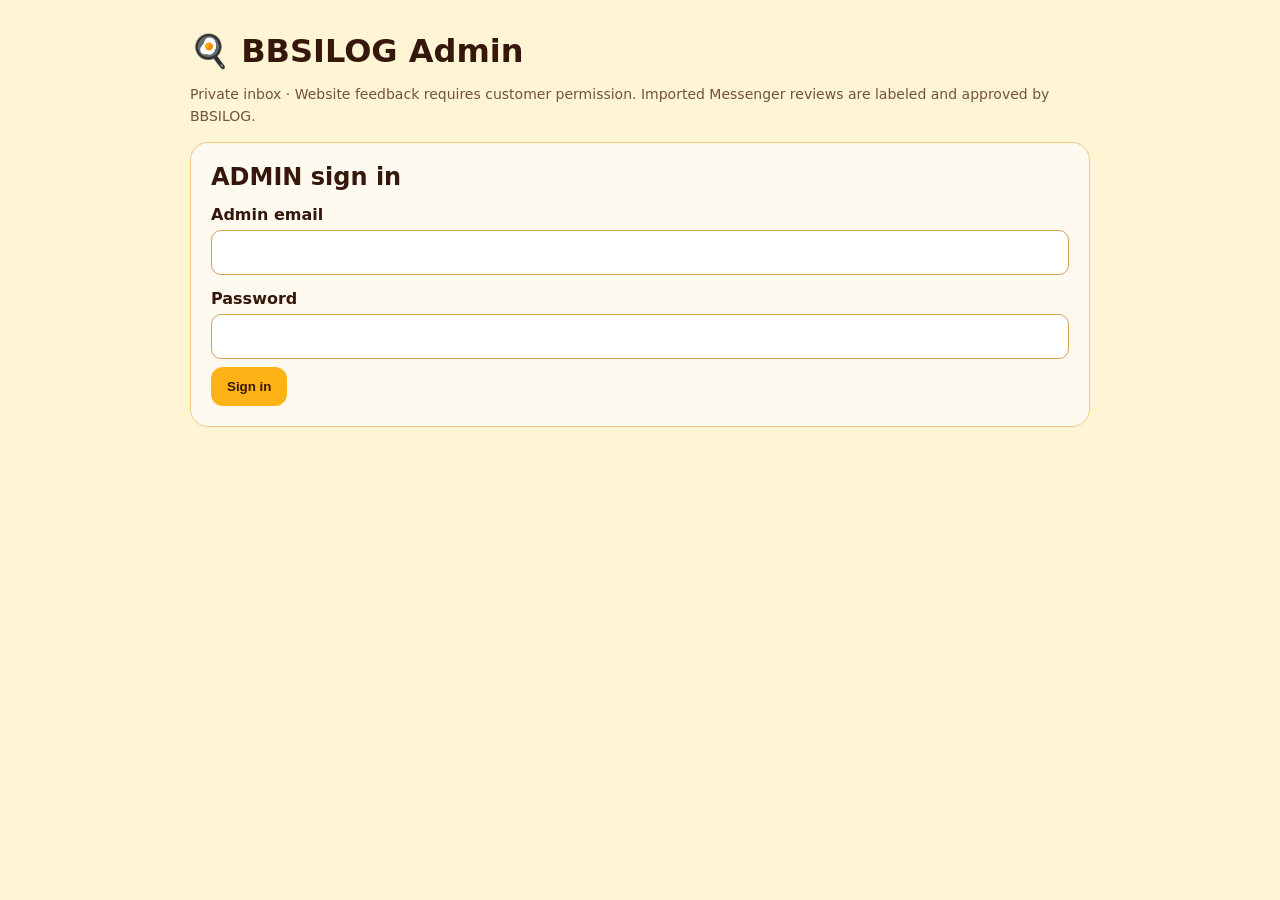
<file: files/feedback-admin.html>
<!doctype html><html lang="en"><head><meta charset="utf-8"><meta name="viewport" content="width=device-width,initial-scale=1"><title>BBSILOG · Feedback Admin</title><style>body{margin:0;background:#fff4d4;color:#35180b;font:16px system-ui}main{max-width:900px;margin:auto;padding:32px 18px}h1,h2{margin:0 0 12px}.panel,.review{background:#fffaf0;border:1px solid #edc984;border-radius:18px;padding:20px;margin:15px 0}label{display:block;font-weight:700;margin:14px 0 6px}input{width:100%;box-sizing:border-box;padding:12px;border:1px solid #d4a451;border-radius:10px;font:inherit}button{background:#ffb216;color:#35180b;padding:12px 16px;border:0;border-radius:12px;font-weight:700;cursor:pointer;margin:8px 6px 0 0}button.secondary{background:#f5e4bd}button:disabled{opacity:.5;cursor:not-allowed}.note{color:#72543a;font-size:14px}.error{color:#9e250d}#filters{display:flex;gap:8px;overflow-x:auto;padding:4px 0 10px}#filters button{flex-shrink:0;margin:0;background:#f5e4bd}#filters button.active{background:#35180b;color:#ffe16d}.review .danger{background:#fff0e7;color:#9e250d;border:1px solid #dd9f84}.review p{white-space:pre-wrap;overflow-wrap:anywhere}.review small{display:block;color:#72543a;line-height:1.6;overflow-wrap:anywhere}.review-identity .edit-name-button{flex:0 0 auto;margin:0 0 0 2px;padding:5px 9px;border:1px solid #edc984;border-radius:9px;background:#fff4d4;font-size:17px;line-height:1;box-shadow:none}.review-identity .edit-name-button:hover{background:#ffe6a2}.name-editor{display:flex;align-items:center;gap:8px;flex-wrap:wrap;margin:0 0 12px}.name-editor[hidden]{display:none}.name-editor input{flex:1 1 220px;max-width:420px}.name-editor button{margin:0}.name-editor button.secondary{border:1px solid #edc984}dialog.delete-confirmation{width:min(440px,calc(100vw - 56px));box-sizing:border-box;padding:26px;border:1px solid #e8ba65;border-radius:20px;color:#35180b;background:linear-gradient(135deg,#fffaf0,#fff0bb);box-shadow:0 20px 80px #35180b55}dialog.delete-confirmation::backdrop{background:#35180b99;backdrop-filter:blur(3px)}.delete-confirmation h2{font-size:23px}.delete-confirmation p{line-height:1.6}.delete-confirmation .delete-preview{max-height:130px;overflow:auto;overflow-wrap:anywhere;padding:12px;border-radius:10px;background:#fffaf0;font-size:14px}.delete-confirmation .dialog-actions{display:flex;flex-wrap:wrap;gap:8px}.delete-confirmation .dialog-actions button{margin:0}.delete-confirmation .danger{background:#9e250d;color:white}.archive-notice{padding:14px 16px;border:1px solid #edc984;border-radius:12px;background:#ffe6a2;line-height:1.6;font-size:14px}</style><link rel="stylesheet" href="/files/reviews.css?v=20261101-full-groupie"><link rel="stylesheet" href="/files/qr-orders.css?v=20261031-pitcher"></head><body><main><h1>🍳 BBSILOG Admin</h1><p class="note">Private inbox · Website feedback requires customer permission. Imported Messenger reviews are labeled and approved by BBSILOG.</p><section id="login" class="panel"><h2>ADMIN sign in</h2><form id="loginForm"><label for="email">Admin email</label><input id="email" type="email" autocomplete="username" required><label for="password">Password</label><input id="password" type="password" autocomplete="current-password" required><button>Sign in</button></form></section><section id="inbox" hidden><button id="refresh" class="secondary">Refresh</button><button id="logout" class="secondary">Sign out</button><nav id="adminNavigation" class="admin-navigation" hidden aria-label="Admin sections"><button data-view="feedback" aria-pressed="true">Feedback</button><button data-view="pitchers">Free iced tea pitchers</button><button data-view="scan">Scan reward QR</button></nav><div id="feedbackView"><h2>Feedback inbox</h2><div id="filters" role="group" aria-label="Filter feedback"></div><p id="archiveNotice" class="archive-notice" hidden>Only the 50 most recently archived feedback entries are kept. When a 51st entry is archived, the oldest archived entry is permanently deleted automatically. You can restore entries before they are deleted. Reward verification history is kept separately.</p><div id="list"></div></div>
<section id="pitchersView" hidden><h2>Free iced tea pitcher rewards</h2><p class="note">Review and verify reward details before claiming during the customer’s next dine-in visit.</p><p id="pitcherStats" role="status"></p><label for="pitcherFilter">Reward status</label><select id="pitcherFilter"><option value="all">All rewards</option><option value="available">Available</option><option value="claimed">Claimed</option></select><button id="refreshPitchers">Refresh rewards</button><div id="pitcherList"></div></section>
<section id="qrVerifyView" class="panel" hidden><h2>Scan / Verify QR</h2><p>Scan the free pitcher reward QR, check the customer photo and feedback, then claim it during their next dine-in visit. A claimed QR cannot be used again.</p><form id="verifyQRForm"><label for="qrCodeInput">Pitcher reward QR code</label><input id="qrCodeInput" required placeholder="Paste the pitcher reward QR code"><button>Verify QR</button></form><button id="startQRScan">Open camera scanner</button><button id="stopQRScan" class="secondary">Stop camera</button><label for="uploadQR">Or choose a QR screenshot</label><input id="uploadQR" type="file" accept="image/*"><video id="qrCamera" muted playsinline hidden></video><p id="qrVerifyStatus" role="status"></p><div id="verifiedQR"></div></section></section><p id="status" role="status"></p></main><dialog id="deleteFeedbackDialog" class="delete-confirmation" aria-labelledby="deleteFeedbackTitle" aria-describedby="deleteFeedbackDescription"><h2 id="deleteFeedbackTitle">Delete feedback permanently?</h2><p id="deleteFeedbackDescription">This archived feedback cannot be restored after deletion. Its private reward verification record will be kept to prevent duplicate rewards.</p><p id="deleteFeedbackPreview" class="delete-preview"></p><p id="deleteFeedbackError" class="error" role="alert"></p><div class="dialog-actions"><button id="cancelDeleteFeedback" type="button" class="secondary">Cancel</button><button id="confirmDeleteFeedback" type="button" class="danger">Delete permanently</button></div></dialog><script src="/files/review-model.js?v=20261031-review-names"></script><script src="/files/feedback-admin.js?v=20261101-archive-limit"></script><script src="/files/vendor/jsQR.js"></script><script src="/files/qr-core.js?v=20261031-review-only"></script><script src="/files/admin-orders.js?v=20261031-pitcher-dashboard"></script></body></html>
</file>
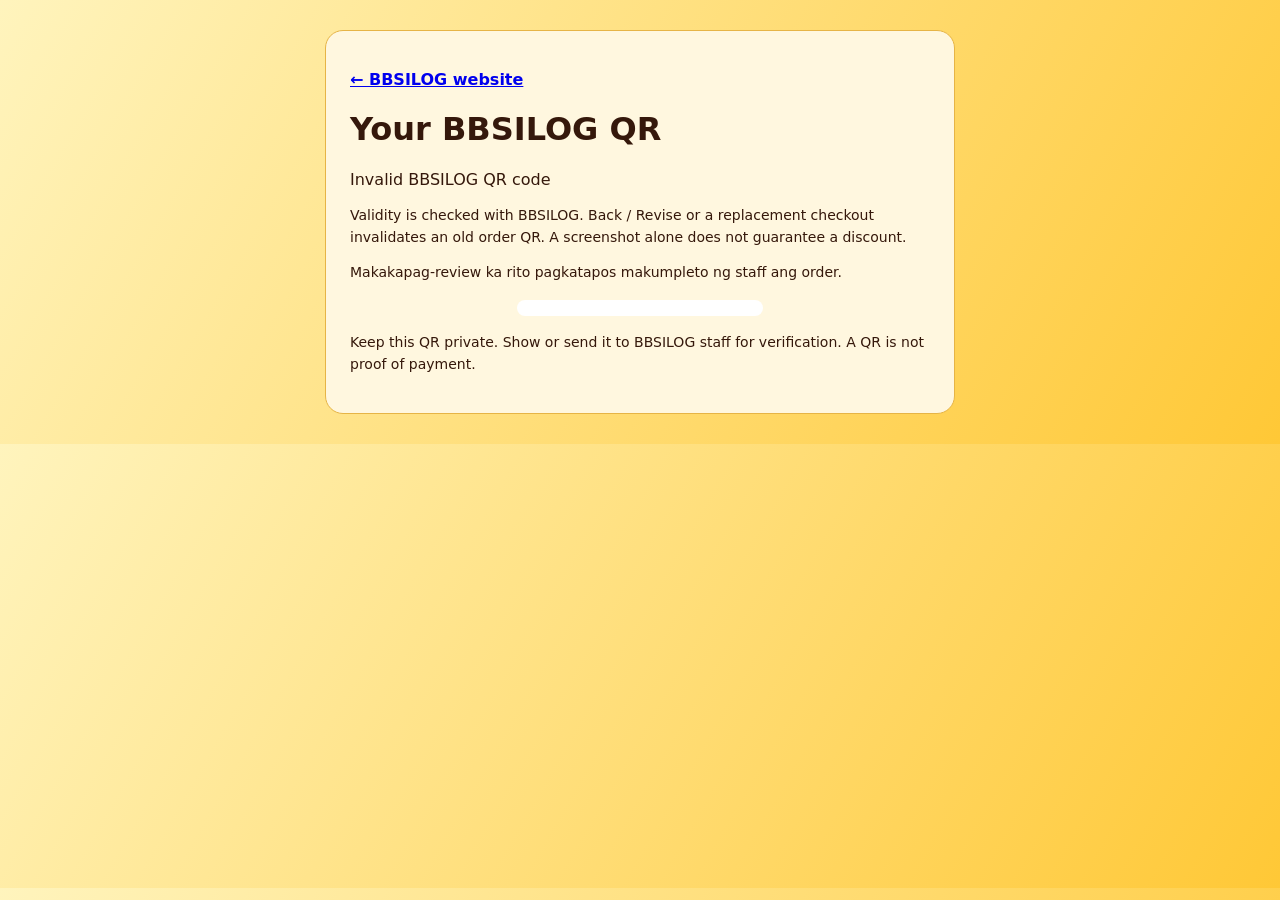
<file: files/order-receipt.html>
<!doctype html><html lang="en"><head><meta charset="utf-8"><meta name="viewport" content="width=device-width,initial-scale=1"><meta name="referrer" content="no-referrer"><meta name="robots" content="noindex,nofollow"><title>BBSILOG Order QR</title><link rel="stylesheet" href="/files/qr-orders.css?v=20261031-repeat-order"></head><body class="receipt-page"><main class="qr-panel"><a href="/">← BBSILOG website</a><h1>Your BBSILOG QR</h1><p id="receiptStatus" role="status">Loading…</p><div id="receiptQR" class="qr-image"></div><div id="receiptDetails"></div><button id="saveQR" type="button">Save QR image</button><button id="printQR" type="button" onclick="window.print()">Save / print QR</button><a id="reviewOrder" hidden>Leave your review · earn 5%</a><p class="note">Keep this QR private. Show or send it to BBSILOG staff for verification. A QR is not proof of payment.</p></main><script src="/files/vendor/qrcode.js"></script><script src="/files/qr-core.js?v=20261031-review-only"></script><script src="/files/order-receipt.js?v=20261031-review-only"></script></body></html>
</file>
<file: files/reviews.css>
.review-identity{display:flex;align-items:center;gap:12px;min-width:0;margin:0 0 10px;text-align:left}
.review-identity b{margin:0!important;overflow-wrap:anywhere}
img.review-avatar{display:block;width:48px!important;height:48px!important;max-width:none;flex:0 0 48px;border-radius:50%;object-fit:cover;border:2px solid #fff4d4;background:#fff4d4;box-shadow:0 2px 7px #582d0b22}
.review-card .review-identity b{font-size:15px}
#publicReviews .review-card .stars{font-size:12px;line-height:1.5;letter-spacing:0;color:#72543a}
.review .review-rating{display:block;font-size:13px;line-height:1.5;color:#72543a;margin-bottom:10px}
.hero-glass-reviews .hero-glass-track,#publicReviews .review-track{animation-duration:var(--reviews-duration,96s)!important;animation-play-state:running!important}
.ticker .ticker-track{animation-duration:42s!important}
.review-status{font-size:14px;line-height:1.6}
@media(prefers-reduced-motion:reduce){.hero-glass-reviews .hero-glass-track,#publicReviews .review-track,.ticker .ticker-track{animation:none!important}}
.review-card{box-sizing:border-box;overflow:hidden}.review-card.selfie-review{display:grid;grid-template-columns:58px minmax(0,1fr);gap:12px;align-items:start}.review-card.groupie-review{display:grid;grid-template-columns:minmax(0,1fr) minmax(0,1fr);gap:16px;align-items:center}.review-card .customer-review-photo{display:block;max-width:100%;object-fit:cover}.review-card .customer-review-photo.selfie{width:58px;height:58px;border-radius:50%;aspect-ratio:1}.review-card .customer-review-photo.groupie{width:100%;height:215px;border-radius:14px;object-fit:contain;background:#fff0ce}.review-card .review-copy{min-width:0}.review-card .review-copy p{white-space:normal;overflow-wrap:anywhere;margin:8px 0 0}.photo-choice{margin:16px 0;padding:14px;border:1px solid #d9b26e;border-radius:14px}.photo-choice legend{padding:0 7px;font-weight:700}.photo-layout-options{display:flex;gap:18px}.photo-layout-options label{display:flex;align-items:center;gap:6px}.photo-layout-options input,.feedback .photo-choice .check input{width:auto}.photo-actions{display:flex;flex-wrap:wrap;gap:8px;margin:10px 0}.photo-action,.photo-remove{margin:0;padding:9px 12px;background:#fff1c9;border:1px solid #dda849;border-radius:10px;color:#43200d;font-weight:700}.photo-remove{margin-top:8px;background:#ffe7da}.photo-status{font-size:12px;line-height:1.5;color:#b8884d;margin:8px 0}.feedback #feedbackCamera,.feedback .photo-preview img{display:block;max-width:100%;width:min(100%,460px);max-height:360px;object-fit:contain;border-radius:14px;background:#32170d}.feedback #feedbackCamera[hidden],.feedback .photo-preview[hidden]{display:none}.feedback .photo-preview img{object-fit:contain}.admin-review-photo{display:block;max-width:min(100%,420px);max-height:300px;object-fit:cover;border-radius:14px;margin:10px 0 14px}.admin-review-photo.selfie{width:92px;height:92px;border-radius:50%}.admin-review-photo.groupie{width:100%;height:280px;object-fit:contain;background:#fff0ce}
.feedback #photoFile[hidden]{display:none!important}.admin-photo-unavailable{margin:10px 0 14px;color:#9e250d;font-size:13px}
@media(max-width:600px){.review-card.groupie-review{grid-template-columns:1fr;gap:10px}.review-card .customer-review-photo.groupie{height:180px}.review-card.selfie-review{grid-template-columns:48px minmax(0,1fr);gap:9px}.review-card .customer-review-photo.selfie{width:48px;height:48px}.photo-choice{padding:11px}.photo-actions button{flex:1 1 auto}}

/* Photo layouts for the scrolling review tickets. */
.glass-review .customer-review-photo.selfie{display:block;width:48px;height:48px;flex:0 0 48px;border-radius:50%;object-fit:cover;border:2px solid #fff1b4}
.glass-review.has-groupie{width:480px!important;display:grid;grid-template-columns:minmax(0,1fr) minmax(0,1fr);gap:10px 16px;align-items:center}
.glass-review.has-groupie>.customer-review-photo.groupie{grid-column:1;grid-row:1 / span 3;display:block;width:100%;height:170px;border-radius:12px;object-fit:contain;background:#fff0ce}
.glass-review.has-groupie>.review-identity,.glass-review.has-groupie>p,.glass-review.has-groupie>small{grid-column:2;min-width:0}
.review-scroll-window{width:100%;overflow-x:auto;overflow-y:hidden;scrollbar-width:auto;scrollbar-color:#ffbf1e #5a3017;padding:12px 0 17px;overscroll-behavior-x:contain;touch-action:pan-x pan-y}
.review-scroll-window::-webkit-scrollbar{height:12px}.review-scroll-window::-webkit-scrollbar-track{background:#5a3017}.review-scroll-window::-webkit-scrollbar-thumb{background:#ffbf1e;border-radius:10px;border:2px solid #5a3017}
html body .hero-glass-reviews .review-scroll-window>.hero-glass-track{animation:none!important;transform:none!important}
.review-scroll-controls{display:flex;justify-content:center;gap:15px;align-items:center;margin:10px 15px 0;color:#ffe38b}.review-scroll-controls button{border:1px solid #ffcf52;background:#ffcf52;color:#35180b;border-radius:20px;padding:9px 15px;cursor:pointer;font-weight:700}
</file>
<file: files/lyrics.css>
/* Borderless sung lines pop into free spaces within the hero only. */
.layout-custom #home > .hero-lyric{position:absolute;left:16px;top:16px;bottom:auto;width:225px;max-width:none;min-height:0;margin:0;padding:0;border:0!important;border-radius:0;background:none!important;box-shadow:none!important;pointer-events:none;z-index:1;font-size:clamp(18px,1.6vw,25px);line-height:1.55;text-align:center;opacity:0;transform-origin:center}
.layout-custom #home > .hero-lyric.show{animation:lyricPop var(--line-duration,4s) ease-out both}
@keyframes lyricPop{0%,100%{opacity:0;transform:translateY(8px) scale(.86)}8%{opacity:.42;transform:translateY(0) scale(1.035)}15%,82%{opacity:.42;transform:translateY(0) scale(1)}}
body:has(.overlay.open) .hero-lyric,body:has(input:focus,textarea:focus,select:focus) .hero-lyric{visibility:hidden}
@media(max-width:700px){.layout-custom #home > .hero-lyric{font-size:15px;line-height:1.5}}
@media(prefers-reduced-motion:reduce){.layout-custom #home > .hero-lyric.show{animation:none;opacity:.35;transform:none}}
</file>
<file: files/qr-orders.css>
.qr-panel{background:#fff7df;border:1px solid #e6b446;border-radius:18px;padding:20px;margin:18px 0;color:#35180b}.qr-panel[hidden]{display:none}.qr-image{width:min(100%,230px);margin:16px auto;background:white;padding:8px;border-radius:12px}.qr-image svg{width:100%;height:auto;display:block}.qr-panel a,#verifiedQR>a{display:block;font-weight:700;text-decoration:underline;margin:15px 0}.promo-note{background:#ffe69a;border-radius:12px;padding:13px;color:#45200c}.qr-error{color:#ae220a;font-weight:700}.receipt-page{margin:0;background:linear-gradient(120deg,#fff4bd,#ffc836);color:#35180b;font:16px system-ui}.receipt-page main{max-width:580px;margin:30px auto;padding:24px}.receipt-page input{box-sizing:border-box;width:100%;padding:12px}.receipt-page button,.receipt-page a#reviewOrder{padding:13px 18px;border:0;border-radius:12px;background:#ffb30b;color:#35180b;font-weight:700}.note{font-size:14px;line-height:1.55}.admin-navigation{display:flex;flex-wrap:wrap;gap:8px;margin:18px 0}.admin-navigation[hidden]{display:none}.admin-navigation button[aria-pressed=true]{background:#35180b;color:#ffdb42}#qrCamera{width:100%;max-height:350px;object-fit:contain;background:#2e190d;border-radius:14px}#uploadQR{background:#fff4d4;padding:12px}.qr-check{display:flex;align-items:center;gap:8px}.qr-check input{width:auto}#qrVerifyView select,#ordersView select{padding:12px;background:#fff7df;border:1px solid #d4a451;border-radius:10px}#orderStats{padding:15px;background:#ffe7a2;border-radius:12px;font-weight:700}#orderStep4 .qr-image{width:190px}
@media(max-width:600px){.receipt-page main{margin:12px}.admin-navigation button{flex:1 1 42%}.qr-panel{padding:15px}}
@media print{.receipt-page button,.receipt-page a,.receipt-page .note{display:none}.receipt-page{background:white}}
/* Plain hero label, without a panel. */
.layout-custom #home .hero-grid>div:first-child>.pill{background:none!important;border:0!important;border-radius:0!important;box-shadow:none!important;padding:0!important}
.qr-panel button{padding:12px 17px;border:0;border-radius:12px;background:#ffb30b;color:#35180b;font-weight:700;cursor:pointer;margin:8px 0}.qr-panel small{display:block;line-height:1.5;margin:8px 0}.qr-panel input{box-sizing:border-box;max-width:100%}
.qr-valid{background:#ecffd9;border:1px solid #9ec368;border-radius:10px;padding:12px;color:#275218;font-weight:700;line-height:1.5}
.qr-panel .qr-error{background:#fff0d9;border:1px solid #df8d50;border-radius:10px;padding:12px;line-height:1.5}
.qr-panel button:disabled{opacity:.5;cursor:not-allowed}

.qr-panel [hidden]{display:none!important}.receipt-page #reviewOrder{margin:16px 0;text-align:center;text-decoration:none}

dialog.qr-panel{margin:auto;max-width:min(92vw,480px);max-height:90vh;overflow:auto}dialog.qr-panel::backdrop{background:#241006b8}.reward-info{font-size:13px;line-height:1.55;color:#ffe1a0}
</file>
<file: files/menu-carousel.css>
.menu-carousel{display:grid;grid-template-columns:40px minmax(0,1fr) 40px;gap:12px;align-items:center;margin-top:18px}
#menuGrid{display:flex!important;gap:22px!important;overflow-x:auto;overflow-y:hidden;scroll-snap-type:x proximity;overscroll-behavior-x:contain;scrollbar-width:thin;scrollbar-color:#da7a04 #ffe5a0;padding:10px 5px 18px;min-width:0}
#menuGrid>.card{flex:0 0 calc((100% - 110px)/6);min-width:135px;background:none;border:0;border-radius:0;box-shadow:none;overflow:visible;scroll-snap-align:start;text-align:center}
#menuGrid .card-photo{width:100%;height:auto!important;aspect-ratio:1;border-radius:50%;overflow:hidden;border:5px solid #fff7dc;background:#ffdf88;box-shadow:0 5px 0 #d4993040}
#menuGrid .card-photo>img,#menuGrid .card-photo>svg{width:100%;height:100%;object-fit:cover;display:block}
#menuGrid .card-body{padding:16px 2px 10px}
#menuGrid .card-body h3{font-size:20px;line-height:1.15;margin:0;min-height:46px}
#menuGrid .card-body .muted{display:none}
#menuGrid .card-body>.badge{display:inline-block;position:static;margin-top:7px;white-space:normal;font-size:10px;padding:5px 8px}
.menu-carousel-arrow{display:flex;align-items:center;justify-content:center;width:40px;height:40px;border:0;border-radius:50%;background:#35180b;color:#ffe36b;font-size:28px;cursor:pointer}
.menu-carousel-arrow:disabled{background:#e8cc93;color:#8d6d36;cursor:default;opacity:.65}
.menu-carousel-tip{font-size:12px;text-align:center;color:#825326;margin:10px 0 0}
@media(max-width:700px){.menu-carousel{grid-template-columns:32px minmax(0,1fr) 32px;gap:6px}#menuGrid{gap:16px!important}#menuGrid>.card{flex-basis:132px;min-width:132px}#menuGrid .card-body h3{font-size:19px}.menu-carousel-arrow{width:32px;height:38px;font-size:26px}}

@media(max-width:600px){#menuGrid{gap:12px!important}#menuGrid>.card{flex-basis:104px;min-width:104px}#menuGrid .card-photo{border-width:4px}#menuGrid .card-body{padding:12px 2px 8px}#menuGrid .card-body h3{font-size:16px;min-height:38px}#menuGrid .card-body>.badge{font-size:9px;padding:4px 6px}}
</file>
<file: files/menu-catalog.css>
.smoothie-size-label{display:block;font-size:11px;margin:7px 0 3px;color:#70401b}
.panel-meal .smoothie-size{display:block;max-width:100%;width:190px;min-height:44px;margin:0;padding:8px 10px;border:1px solid #d5ac60;border-radius:10px;background:#fffbef;color:#35180b;font:inherit;font-size:13px}
.menu-photo-note{display:block;margin-top:5px;font-size:10px;color:#8c6439}
.panel-meal>div{min-width:0;flex:1}
.price-row .price-value{white-space:normal;text-align:right;max-width:180px;line-height:1.7}
@media(max-width:600px){.panel-meal .smoothie-size{width:100%;font-size:16px}.price-row .price-value{max-width:105px;font-size:12px}.panel-meal:has(.smoothie-size){align-items:center;padding-top:14px;padding-bottom:14px}}

.food-pack-card .food-pack-price{font-size:20px;font-weight:800;color:#713500;margin-top:13px;line-height:1.3}
#about .actions .view{min-height:44px;display:inline-flex;align-items:center}
#about .split{align-items:start}
#about .split>div{min-width:0}
#about .about-photo{margin:0;position:sticky;top:88px}
#about .about-photo .store-img{display:block;width:100%}
#about h2{font-size:clamp(30px,3.2vw,42px);line-height:1.15;text-wrap:balance}
#about .about-story-copy{margin:22px 0 26px}
#about .about-story-copy p{font-size:14px;line-height:1.85;margin:0 0 17px}
#about .about-story-copy p:last-child{margin-bottom:0}
#about .about-contact-actions{display:grid;grid-template-columns:repeat(2,minmax(0,1fr));gap:10px;justify-content:stretch;align-items:stretch;margin:24px 0 0}
#about .contact-link{display:flex;align-items:center;justify-content:center;gap:6px;min-height:48px;min-width:0;padding:12px 14px;border:1px solid #e4ba68;border-radius:13px;background:#fff1ca;color:#542a0c;font-size:13px;font-weight:700;line-height:1.4;text-align:center;text-decoration:none}
#about .contact-link:hover{background:#ffe19a;border-color:#bd761b}
#about .contact-link:focus-visible{outline:3px solid #9a4a0a;outline-offset:3px}
#about .contact-map{background:linear-gradient(115deg,#ffd32b,#ffad08);border-color:#edac1e}
#about .contact-phone{grid-column:1/-1;background:#35180b;color:#fff1c9;border-color:#35180b}
#about .contact-phone:hover{background:#583014;color:#fff7dd}
#about .contact-phone span{white-space:nowrap}
@media(max-width:800px){#about .about-photo{position:static}#about .about-story-copy p{font-size:15px;line-height:1.8}#about .about-contact-actions{max-width:none}#about .contact-link{min-height:48px;font-size:14px}}
</file>
<file: files/site-improvements.css>
/* Limited Edition: warm paper, bold labels, and room for the food. */
.limited-specials { background: #fff8e3; }
.limited-grid { display: grid; grid-template-columns: repeat(2,minmax(0,1fr)); gap: 26px; }
.limited-card { min-width: 0; overflow: hidden; border: 1px solid #e6bd6e; border-radius: 24px; background: #fffdf5; box-shadow: 0 7px 0 #e9bd6233; }
.limited-photo { position: relative; background: #f2dfc0; aspect-ratio: 1.5; overflow: hidden; }
.limited-photo img,.limited-photo svg { display: block; width: 100%; height: 100%; object-fit: contain; }
.limited-stamp { position: absolute; left: 18px; top: 18px; padding: 9px 14px; border-radius: 7px; background: #381c0c; color: #ffda37; font-size: 11px; font-weight: 800; letter-spacing: 1px; text-transform: uppercase; transform: rotate(-5deg); box-shadow: 3px 3px 0 #ffba16; }
.limited-copy { padding: 25px; }
.limited-number { color: #a85309; font-size: 10px; letter-spacing: 2px; font-weight: 800; }
.limited-copy h3 { margin: 8px 0 10px; font-size: clamp(27px,3vw,36px); line-height: 1.1; }
.limited-copy p { color: #825d3c; margin: 0 0 22px; line-height: 1.7; font-size: 14px; }
.limited-card-footer { display: flex; align-items: center; justify-content: space-between; gap: 12px; }
.limited-card-footer>b { font-size: 24px; color: #381c0c; }
.limited-card-footer button { border: 1px solid #efa900; border-radius: 24px; background: linear-gradient(110deg,#ffe048,#ffad08); color: #381c0c; font: 700 12px 'DM Sans',sans-serif; min-height: 44px; padding: 10px 15px; cursor: pointer; }
.limited-card-footer button:hover { background: #ffca24; }
.limited-card-footer button:focus-visible { outline: 3px solid #8d4600; outline-offset: 3px; }
/* Native radios retain keyboard support; their labels become size tickets. */
.order .smoothie-size-options { border: 0; margin: 12px 0 0; padding: 0; display: flex; gap: 8px; min-width: 0; flex-wrap: wrap; }
.order .smoothie-size-options legend { font-size: 10px; font-weight: 700; color: #8d531e; margin-bottom: 6px; padding: 0; }
.order .smoothie-size-choice { position: relative; margin: 0; display: block; cursor: pointer; }
.smoothie-size-choice input { position: absolute; opacity: 0; width: 1px; height: 1px; }
.smoothie-size-choice>span { display: flex; flex-direction: column; align-items: center; justify-content: center; gap: 2px; min-width: 76px; min-height: 55px; border: 1px solid #d8b574; border-radius: 12px; background: #fffdf4; color: #56321a; padding: 6px 12px; }
.smoothie-size-choice b { font-size: 13px; }
.smoothie-size-choice small { font-size: 11px; }
.smoothie-size-choice input:checked+span { background: linear-gradient(125deg,#ffe477,#ffc224); border-color: #a65b00; color: #381c0c; box-shadow: 0 3px 0 #ba7400; }
.smoothie-size-choice input:focus-visible+span { outline: 3px solid #8d4600; outline-offset: 3px; }
.order .coverage-confirmation { display: flex; align-items: flex-start; gap: 10px; padding: 12px; background: #fff0b8; border-radius: 10px; line-height: 1.5; cursor: pointer; }
.order .coverage-confirmation input { width: 20px; height: 20px; flex: 0 0 20px; margin: 0; accent-color: #a65700; }
/* Connection notices never cover the entire page or block a saved draft. */
.connection-notice { position: fixed; top: 68px; right: 18px; z-index: 200; width: min(360px,calc(100vw - 32px)); padding: 18px; border: 1px solid #c98a23; border-radius: 18px; color: #3a1c0d; background: linear-gradient(125deg,#fff6d9,#ffe397); box-shadow: 0 10px 35px #3b210c33; font: 14px/1.5 'DM Sans',sans-serif; }
.connection-notice[hidden] { display: none; }
.connection-heading { display: flex; align-items: center; gap: 10px; font-size: 16px; }
.connection-notice p { margin: 8px 0 14px; }
.connection-notice button { background: #3a1c0d; color: #ffe57b; border: 0; border-radius: 20px; padding: 10px 18px; min-height: 44px; font: 700 12px 'DM Sans',sans-serif; cursor: pointer; }
.connection-notice button:disabled { opacity: .6; cursor: wait; }
.connection-notice button:focus-visible { outline: 3px solid #af6200; outline-offset: 3px; }
.connection-symbol { display: grid; place-items: center; width: 30px; height: 30px; border-radius: 50%; background: #ffcb31; font-weight: 900; }
.hero-visuals-idle #home *, .hero-visuals-idle #home::before,.hero-visuals-idle #home::after { animation-play-state: paused !important; }
@media(max-width:600px) { .limited-grid { grid-template-columns: 1fr; gap: 20px; } .limited-copy { padding: 20px; } .limited-photo { aspect-ratio: 1.6; } .limited-stamp { top: 12px; left: 12px; } .order .smoothie-size-options { gap: 7px; } .smoothie-size-choice>span { min-width: 65px; padding: 6px 9px; } .connection-notice { top: 64px; right: 16px; } }
@media(prefers-reduced-motion:reduce) { .limited-stamp { transform: none; } }

/* A compact map beside the address, with one clear way to open directions. */
#about .visit-location { display: grid; grid-template-columns: 180px minmax(0,1fr); gap: 18px; align-items: center; }
.visit-map { overflow: hidden; border: 1px solid #e2bc70; border-radius: 13px; background: #fff0bd; }
.visit-map iframe { display: block; width: 100%; height: 140px; border: 0; background: #f5e7c7; }
.visit-map>a { display: flex; min-height: 36px; align-items: center; justify-content: center; padding: 5px 8px; color: #63320d; font-size: 11px; font-weight: 700; background: #ffe8a2; }
.visit-map>a:hover { background: #ffda6a; }
.visit-address { min-width: 0; }
.visit-address b { font-size: 15px; }
.visit-address p { margin: 7px 0 0; font-size: 13px; line-height: 1.75; color: #70401d; }
#about .about-contact-actions { display: flex; flex-wrap: wrap; align-items: center; justify-content: space-between; gap: 14px; margin: 20px 0 0; }
.contact-number { margin: 0; font-size: 14px; color: #6c411e; }
.contact-number strong { color: #35180b; white-space: nowrap; }
.contact-whatsapp { display: inline-flex; justify-content: center; align-items: center; min-height: 44px; padding: 10px 18px; border: 1px solid #e7a625; border-radius: 24px; background: linear-gradient(115deg,#ffe778,#ffbd18); color: #35180b; font-size: 13px; font-weight: 700; }
.contact-whatsapp:hover { background: #ffcf39; }
.site-footer .footer-inner { display: grid; grid-template-columns: 1.1fr 1.1fr 1fr; align-items: center; gap: 32px; padding-bottom: 28px; }
.footer-brand img { display: block; width: 160px; height: auto; }
.site-footer .footer-brand p { margin: 15px 0 0; font-size: 18px; }
.site-footer .footer-location { font-size: 18px; line-height: 1.6; }
.footer-location p { margin: 0 0 12px; }
.site-footer .footer-page { justify-self: start; font-size: 19px; line-height: 1.4; min-height: 44px; display: inline-flex; align-items: center; border-bottom: 1px solid #c68f2d; }
.site-footer .footer-credit { border-top: 1px solid #bf81232b; padding-top: 18px; display: flex; justify-content: flex-end; }
.creator-credit { display: inline-flex; align-items: center; gap: 10px; color: #81562a; font: 11px/1.5 'DM Sans',sans-serif; letter-spacing: .2px; }
.creator-mark { display: grid; place-items: center; width: 30px; height: 30px; border-radius: 10px; background: #3a1c0d; color: #ffd03b; font-size: 20px; box-shadow: 3px 3px 0 #efb82e; }
.creator-credit strong { margin-left: 4px; color: #45210c; font: 800 14px 'DM Sans',sans-serif; letter-spacing: -.3px; }
@media(max-width:800px) { .site-footer .footer-inner { grid-template-columns: 1fr; gap: 24px; } .site-footer .footer-credit { justify-content: flex-start; } }
@media(max-width:480px) { #about .visit-location { grid-template-columns: 1fr; gap: 14px; } .visit-map iframe { height: 155px; } .visit-address p { font-size: 14px; } #about .about-contact-actions { gap: 12px; } .contact-number { font-size: 13px; } .contact-whatsapp { padding: 10px 15px; } }

.footer-social{font-family:'DM Sans',sans-serif;min-width:0}
.footer-social .eyebrow{font-size:9px;line-height:1.5}
.footer-social h3{font-size:23px;margin:7px 0}
.footer-social p{font-size:12px;line-height:1.6;color:#805124;margin:6px 0 12px}
.footer-follow{display:inline-flex;align-items:center;min-height:44px;padding:9px 18px;border-radius:22px;background:#3a1c0d;color:#ffe37b;font-size:12px;font-weight:700}
.site-footer .footer-social .footer-page{display:flex;font:700 11px/1.5 'DM Sans',sans-serif;width:fit-content;margin-top:8px}
</file>
